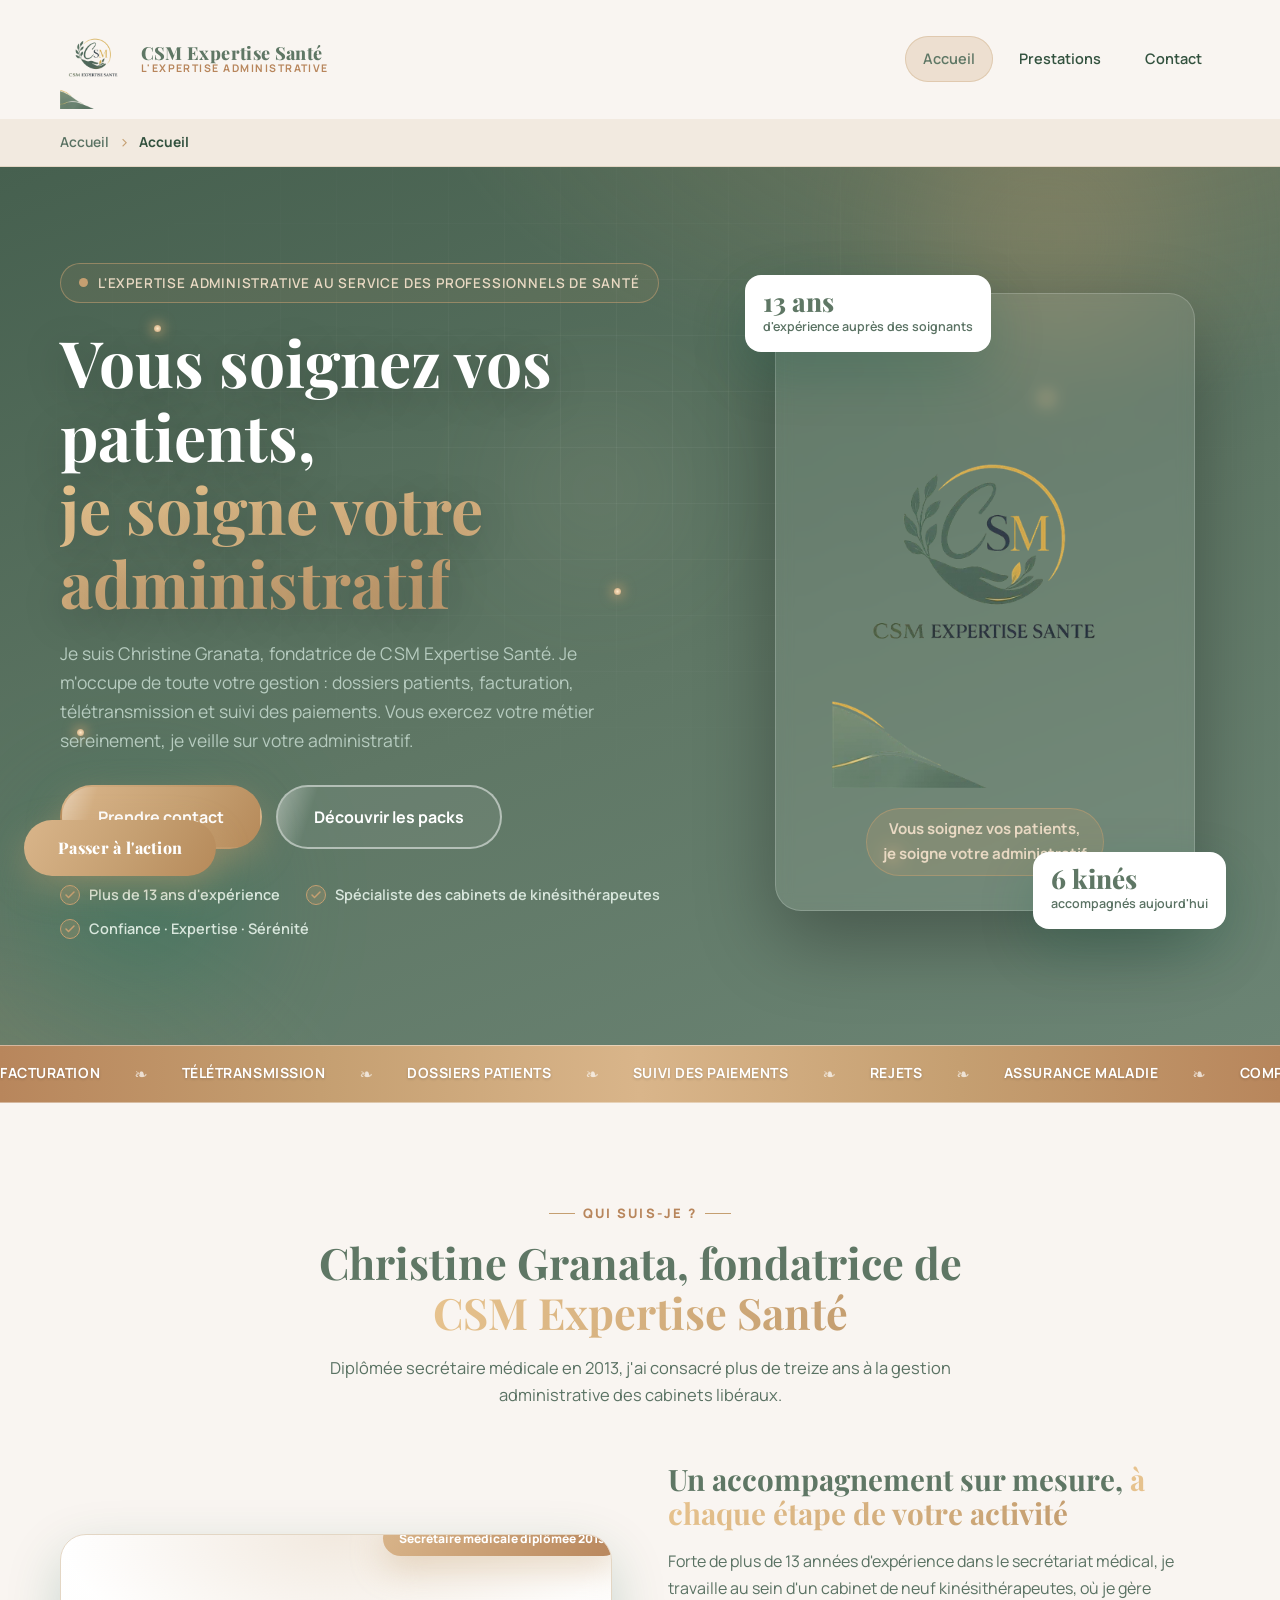
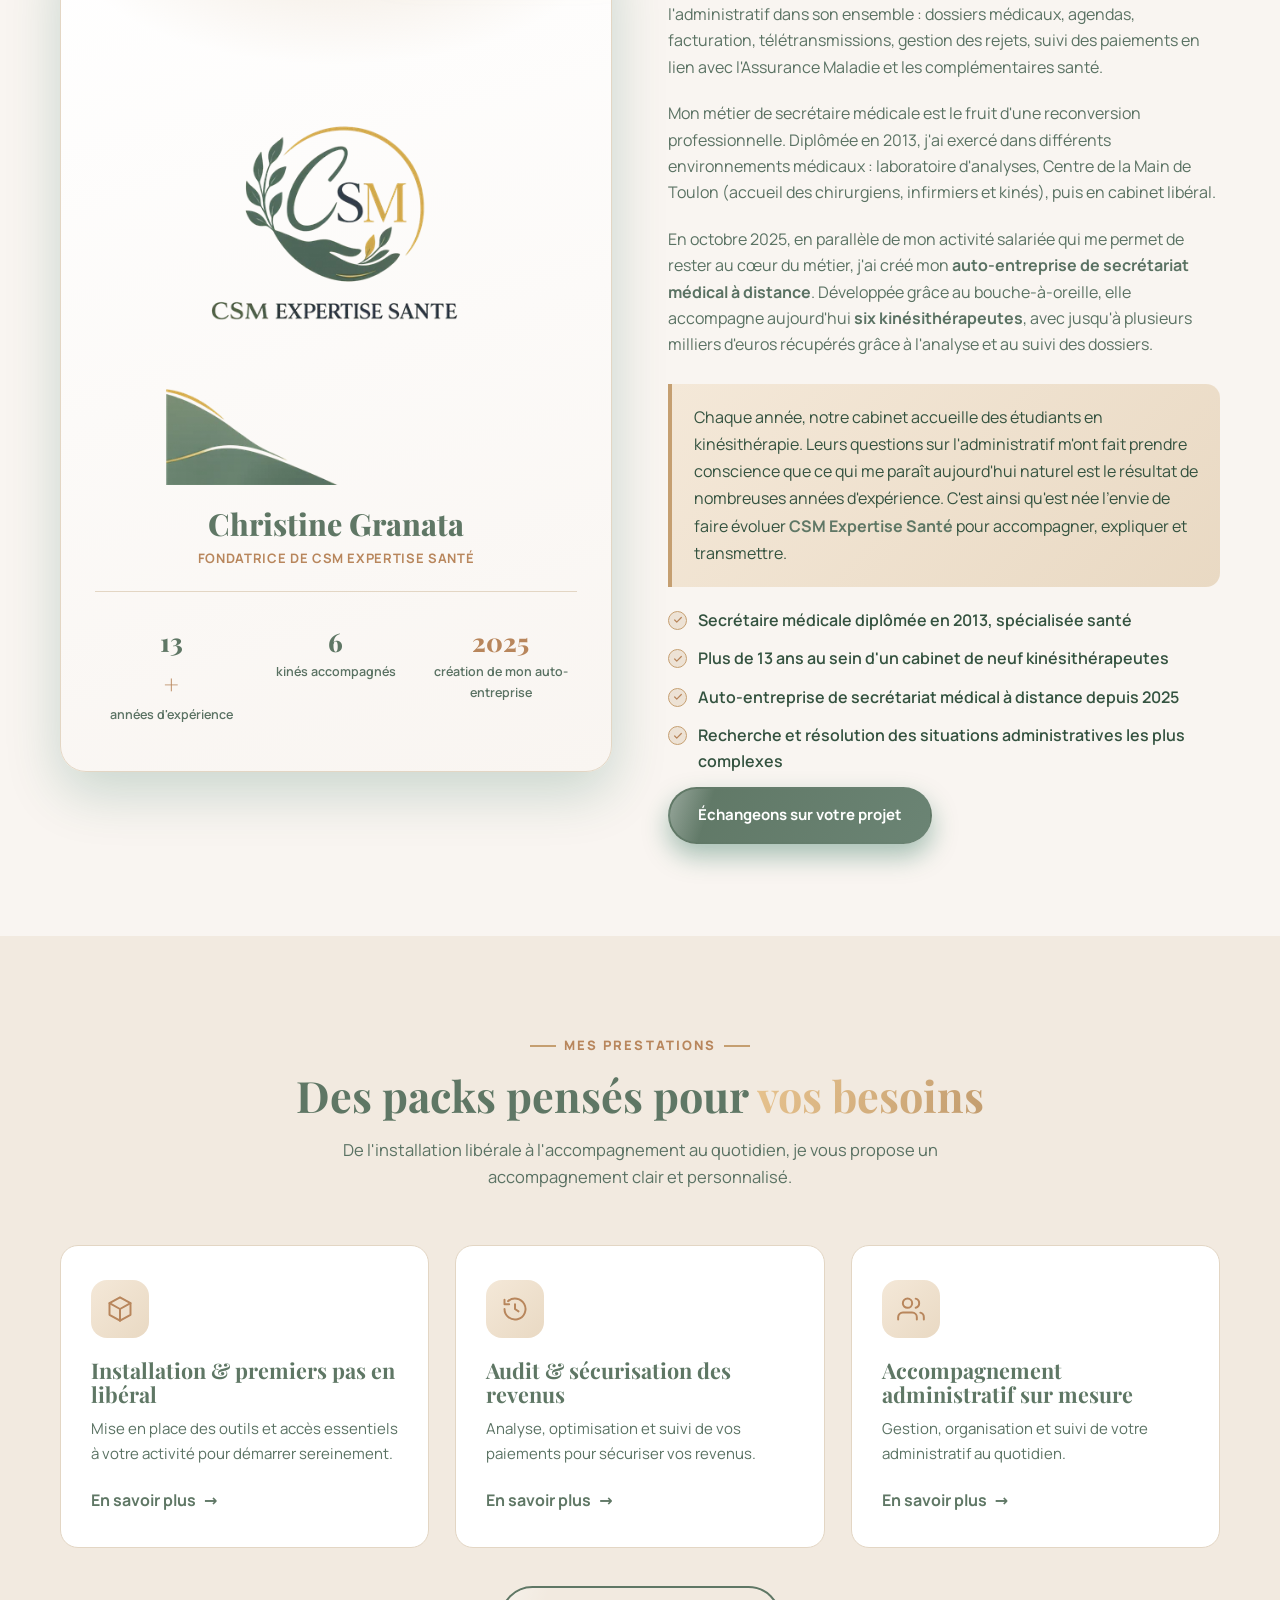
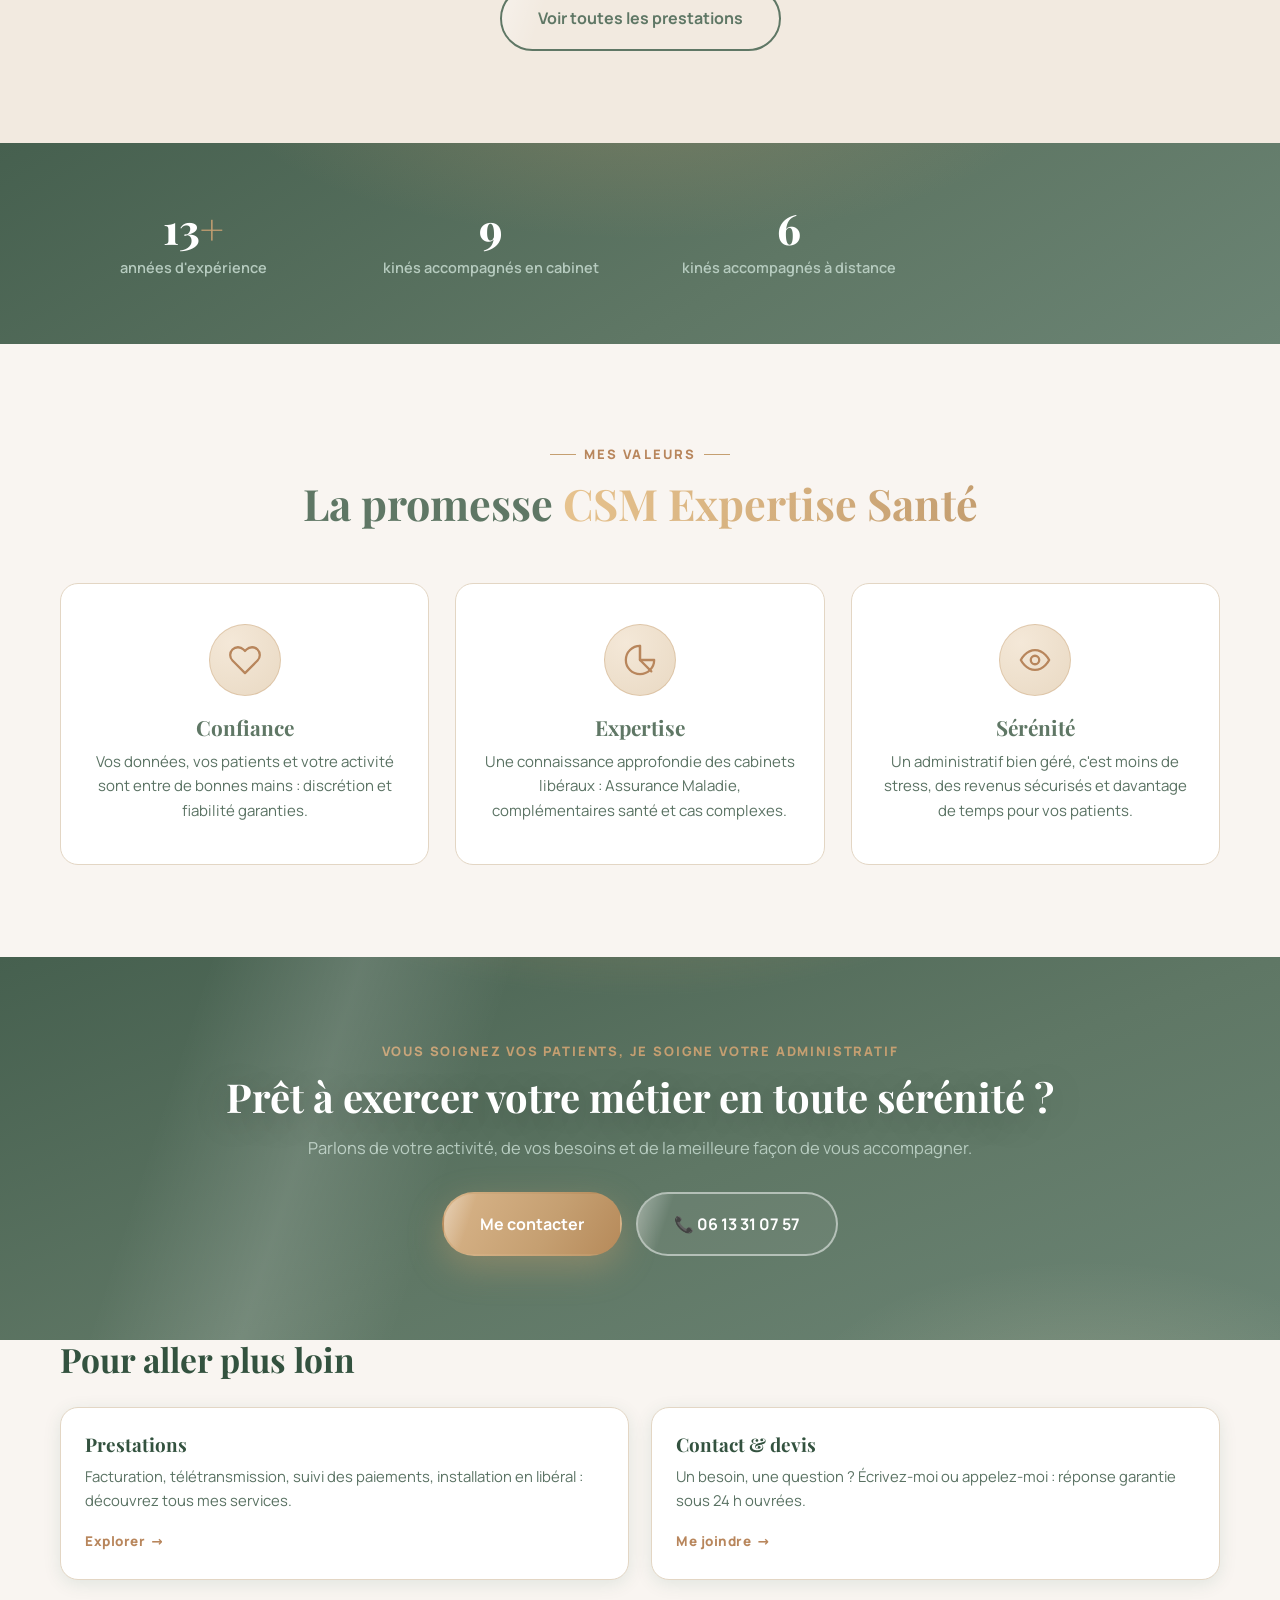
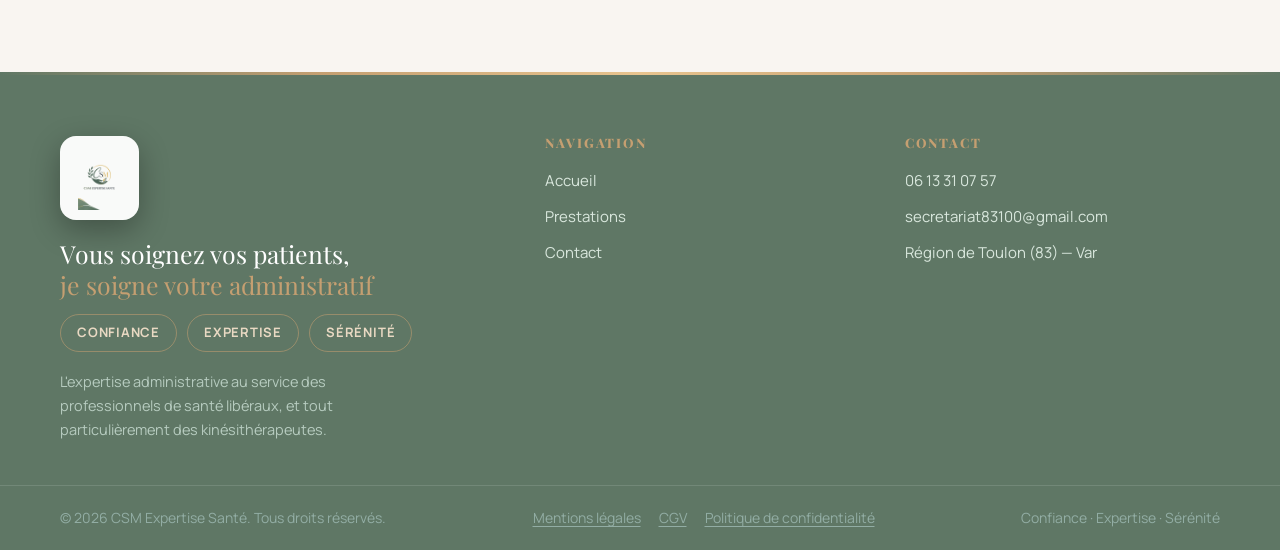
<file: index.html>
<!DOCTYPE html>
<html lang="fr">
<head>
  <meta charset="UTF-8">
  <meta name="viewport" content="width=device-width, initial-scale=1.0">
  <title>CSM Expertise Santé — Vous soignez vos patients, je soigne votre administratif</title>
  <meta name="description" content="CSM Expertise Santé : gestion administrative complète des cabinets de kinésithérapeutes et professionnels de santé libéraux. Facturation, télétransmission, suivi des paiements, installation & premiers pas en libéral. Confiance, expertise, sérénité.">
  <link rel="icon" type="image/png" href="img/favicon.png">
  <link rel="apple-touch-icon" href="img/apple-touch-icon.png">
  <link rel="canonical" href="https://csm-expertise-sante.vercel.app/">
  <meta name="robots" content="index, follow, max-image-preview:large">
  <meta property="og:type" content="website">
  <meta property="og:site_name" content="CSM Expertise Santé">
  <meta property="og:title" content="CSM Expertise Santé — Vous soignez vos patients, je soigne votre administratif">
  <meta property="og:description" content="Gestion administrative complète des cabinets de kinésithérapeutes et professionnels de santé libéraux. Facturation, télétransmission, suivi des paiements, installation libérale.">
  <meta property="og:url" content="https://csm-expertise-sante.vercel.app/">
  <meta property="og:image" content="https://csm-expertise-sante.vercel.app/img/og-image.jpg">
  <meta property="og:image:width" content="1200">
  <meta property="og:image:height" content="630">
  <meta property="og:locale" content="fr_FR">
  <meta name="twitter:card" content="summary_large_image">
  <meta name="twitter:title" content="CSM Expertise Santé — Vous soignez vos patients, je soigne votre administratif">
  <meta name="twitter:description" content="Gestion administrative complète des cabinets de kinésithérapeutes et professionnels de santé libéraux. Facturation, télétransmission, suivi des paiements, installation libérale.">
  <meta name="twitter:image" content="https://csm-expertise-sante.vercel.app/img/og-image.jpg">
  <meta name="geo.region" content="FR-83">
  <meta name="geo.placename" content="Toulon">
  <meta name="geo.position" content="43.1242;5.9280">
  <meta name="ICBM" content="43.1242, 5.9280">
    <link rel="stylesheet" href="css/styles.css?v=5.0">
  <script type="application/ld+json">
  {
    "@context": "https://schema.org",
    "@type": "ProfessionalService",
    "name": "CSM Expertise Santé",
    "description": "Gestion administrative complète des cabinets de kinésithérapeutes et professionnels de santé libéraux : facturation, télétransmission, suivi des paiements, installation et premiers pas en libéral.",
    "url": "https://csm-expertise-sante.vercel.app/",
    "telephone": "+33613310757",
    "email": "secretariat83100@gmail.com",
    "image": "https://csm-expertise-sante.vercel.app/img/og-image.jpg",
    "priceRange": "Sur devis",
    "foundingDate": "2025",
    "founder": {
      "@type": "Person",
      "name": "Christine Granata",
      "jobTitle": "Fondatrice, secrétaire médicale diplômée"
    },
    "areaServed": {
      "@type": "City",
      "name": "Toulon"
    },
    "address": {
      "@type": "PostalAddress",
      "addressLocality": "Toulon",
      "addressRegion": "Var",
      "postalCode": "83000",
      "addressCountry": "FR"
    },
    "makesOffer": [
      {
        "@type": "Offer",
        "itemOffered": {
          "@type": "Service",
          "name": "Installation et premiers pas en libéral",
          "description": "Mise en place des outils et accès essentiels à votre activité de kinésithérapeute libéral."
        }
      },
      {
        "@type": "Offer",
        "itemOffered": {
          "@type": "Service",
          "name": "Audit et sécurisation des revenus",
          "description": "Analyse, optimisation et suivi de vos paiements pour sécuriser vos revenus."
        }
      },
      {
        "@type": "Offer",
        "itemOffered": {
          "@type": "Service",
          "name": "Accompagnement administratif sur mesure",
          "description": "Gestion, organisation et suivi de votre administratif au quotidien."
        }
      }
    ]
  }
  </script>
  <script src="js/analytics.js" defer></script>
</head>
<body>

  <header class="header" id="header">
    <div class="container header__inner">
      <a href="index.html" class="logo">
        <img src="img/logo.webp" alt="CSM Expertise Santé" class="logo__img">
        <span class="logo__brand">
          <span class="logo__brand-name">CSM Expertise Santé</span>
          <span class="logo__brand-sub">L'expertise administrative</span>
        </span>
      </a>
      <nav class="nav" id="nav" aria-label="Navigation principale">
        <ul class="nav__list">
          <li><a href="index.html" class="nav__link is-active">Accueil</a></li>
          <li><a href="prestations.html" class="nav__link">Prestations</a></li>
          <li><a href="contact.html" class="nav__link">Contact</a></li>
        </ul>
      </nav>
      <button class="nav-toggle" id="navToggle" aria-label="Ouvrir le menu" aria-expanded="false">
        <span></span><span></span><span></span>
      </button>
    </div>
  </header>

  <nav class="breadcrumb" aria-label="Fil d'Ariane">
    <div class="container breadcrumb__inner">
      <a href="index.html">Accueil</a>
      <span class="breadcrumb__sep" aria-hidden="true">&rsaquo;</span>
      <span aria-current="page">Accueil</span>
    </div>
  </nav>

  <main>
    <section class="hero">
      <div class="hero__grid" aria-hidden="true"></div>
      <div class="hero__orbs" aria-hidden="true">
        <div class="hero__orb hero__orb--1"></div>
        <div class="hero__orb hero__orb--2"></div>
        <div class="hero__orb hero__orb--3"></div>
      </div>
      <div class="hero__sparkles" aria-hidden="true">
        <span class="hero__spark hero__spark--1"></span>
        <span class="hero__spark hero__spark--2"></span>
        <span class="hero__spark hero__spark--3"></span>
        <span class="hero__spark hero__spark--4"></span>
        <span class="hero__spark hero__spark--5"></span>
      </div>
      <div class="hero__flash" aria-hidden="true"></div>
      <div class="container hero__inner">
        <div class="hero__content">
          <p class="hero__kicker reveal"><span class="hero__kicker-dot"></span> L'expertise administrative au service des professionnels de santé</p>
          <h1 class="hero__title reveal reveal--d1">Vous soignez vos patients,<br><span class="grad">je soigne votre administratif</span></h1>
          <p class="hero__text reveal reveal--d2">
            Je suis Christine Granata, fondatrice de CSM Expertise Santé.
            Je m'occupe de toute votre gestion : dossiers patients, facturation,
            télétransmission et suivi des paiements. Vous exercez votre métier
            sereinement, je veille sur votre administratif.
          </p>
          <div class="hero__actions reveal reveal--d3">
            <a href="contact.html" class="btn btn--gold btn--lg">Prendre contact</a>
            <a href="prestations.html" class="btn btn--ghost btn--lg">Découvrir les packs</a>
          </div>
          <ul class="hero__points reveal reveal--d4">
            <li>Plus de 13 ans d'expérience</li>
            <li>Spécialiste des cabinets de kinésithérapeutes</li>
            <li>Confiance · Expertise · Sérénité</li>
          </ul>
        </div>
        <div class="hero__visual reveal reveal--d2" aria-hidden="false">
          <div class="hero__card">
            <img src="img/logo.webp" alt="Logo CSM Expertise Santé" class="hero__card-logo">
            <p class="hero__card-tag">Vous soignez vos patients,<br>je soigne votre administratif</p>
          </div>
          <div class="hero__badge hero__badge--1">
            <span class="hero__badge-num">13 ans</span>
            <span class="hero__badge-label">d'expérience auprès des soignants</span>
          </div>
          <div class="hero__badge hero__badge--2">
            <span class="hero__badge-num">6 kinés</span>
            <span class="hero__badge-label">accompagnés aujourd'hui</span>
          </div>
        </div>
      </div>
    </section>

    <div class="marquee" aria-hidden="true">
      <div class="marquee__track">
        <span>Facturation</span><i>&#10087;</i><span>Télétransmission</span><i>&#10087;</i><span>Dossiers patients</span><i>&#10087;</i><span>Suivi des paiements</span><i>&#10087;</i><span>Rejets</span><i>&#10087;</i><span>Assurance Maladie</span><i>&#10087;</i><span>Complémentaires santé</span><i>&#10087;</i><span>Installation &amp; premiers pas</span><i>&#10087;</i>
        <span>Facturation</span><i>&#10087;</i><span>Télétransmission</span><i>&#10087;</i><span>Dossiers patients</span><i>&#10087;</i><span>Suivi des paiements</span><i>&#10087;</i><span>Rejets</span><i>&#10087;</i><span>Assurance Maladie</span><i>&#10087;</i><span>Complémentaires santé</span><i>&#10087;</i><span>Installation &amp; premiers pas</span><i>&#10087;</i>
      </div>
    </div>

    <section class="section" id="presentation">
      <div class="container">
        <div class="section-head reveal">
          <p class="section-tag">Qui suis-je ?</p>
          <h2 class="section-title">Christine Granata, fondatrice de <span class="grad">CSM Expertise Santé</span></h2>
          <p class="section-sub">Diplômée secrétaire médicale en 2013, j'ai consacré plus de treize ans à la gestion administrative des cabinets libéraux.</p>
        </div>
        <div class="split">
          <div class="split__media reveal">
            <div class="profile-card">
              <span class="profile-card__badge">Secrétaire médicale diplômée 2013</span>
              <div class="profile-card__logo">
                <img src="img/logo.webp" alt="CSM Expertise Santé">
              </div>
              <h3 class="profile-card__name">Christine Granata</h3>
              <p class="profile-card__role">Fondatrice de CSM Expertise Santé</p>
              <div class="profile-card__stats">
                <div class="profile-card__stat">
                  <span>13<span class="gold">+</span></span>
                  <p>années d'expérience</p>
                </div>
                <div class="profile-card__stat">
                  <span>6</span>
                  <p>kinés accompagnés</p>
                </div>
                <div class="profile-card__stat">
                  <span class="gold">2025</span>
                  <p>création de mon auto-entreprise</p>
                </div>
              </div>
            </div>
          </div>
          <div class="split__body">
            <h3 class="reveal">Un accompagnement sur mesure, <span class="grad">à chaque étape de votre activité</span></h3>
            <p class="split__text reveal reveal--d1">
              Forte de plus de 13 années d'expérience dans le secrétariat médical, je travaille au sein
              d'un cabinet de neuf kinésithérapeutes, où je gère l'administratif dans son ensemble :
              dossiers médicaux, agendas, facturation, télétransmissions, gestion des rejets, suivi des
              paiements en lien avec l'Assurance Maladie et les complémentaires santé.
            </p>
            <p class="split__text reveal reveal--d1">
              Mon métier de secrétaire médicale est le fruit d'une reconversion professionnelle.
              Diplômée en 2013, j'ai exercé dans différents environnements médicaux : laboratoire
              d'analyses, Centre de la Main de Toulon (accueil des chirurgiens, infirmiers et kinés),
              puis en cabinet libéral.
            </p>
            <p class="split__text reveal reveal--d1">
              En octobre 2025, en parallèle de mon activité salariée qui me permet de rester au cœur
              du métier, j'ai créé mon <strong>auto-entreprise de secrétariat médical à distance</strong>.
              Développée grâce au bouche-à-oreille, elle accompagne aujourd'hui
              <strong>six kinésithérapeutes</strong>, avec jusqu'à plusieurs milliers d'euros récupérés
              grâce à l'analyse et au suivi des dossiers.
            </p>
            <p class="split__quote reveal reveal--d1">
              Chaque année, notre cabinet accueille des étudiants en kinésithérapie. Leurs questions
              sur l'administratif m'ont fait prendre conscience que ce qui me paraît aujourd'hui
              naturel est le résultat de nombreuses années d'expérience. C'est ainsi qu'est née
              l'envie de faire évoluer <strong>CSM Expertise Santé</strong> pour accompagner,
              expliquer et transmettre.
            </p>
            <ul class="split__list reveal reveal--d2">
              <li>Secrétaire médicale diplômée en 2013, spécialisée santé</li>
              <li>Plus de 13 ans au sein d'un cabinet de neuf kinésithérapeutes</li>
              <li>Auto-entreprise de secrétariat médical à distance depuis 2025</li>
              <li>Recherche et résolution des situations administratives les plus complexes</li>
            </ul>
            <a href="contact.html" class="btn btn--green reveal reveal--d3">Échangeons sur votre projet</a>
          </div>
        </div>
      </div>
    </section>

    <section class="section section--cream-2" id="prestations">
      <div class="container">
        <div class="section-head reveal">
          <p class="section-tag">Mes prestations</p>
          <h2 class="section-title">Des packs pensés pour <span class="grad">vos besoins</span></h2>
          <p class="section-sub">De l'installation libérale à l'accompagnement au quotidien, je vous propose un accompagnement clair et personnalisé.</p>
        </div>
        <div class="cards">
          <article class="card reveal">
            <div class="card__icon">
              <svg viewBox="0 0 24 24" width="28" height="28" fill="none" stroke="currentColor" stroke-width="1.7" stroke-linecap="round" stroke-linejoin="round">
                <path d="M12 2 3 7v10l9 5 9-5V7l-9-5Z"/><path d="M3 7l9 5 9-5"/><path d="M12 12v10"/>
              </svg>
            </div>
            <h3 class="card__title">Installation &amp; premiers pas en libéral</h3>
            <p class="card__text">Mise en place des outils et accès essentiels à votre activité pour démarrer sereinement.</p>
            <a href="prestations.html#pack-360" class="card__link">En savoir plus <span>&rarr;</span></a>
          </article>
          <article class="card reveal reveal--d1">
            <div class="card__icon">
              <svg viewBox="0 0 24 24" width="28" height="28" fill="none" stroke="currentColor" stroke-width="1.7" stroke-linecap="round" stroke-linejoin="round">
                <path d="M3 12a9 9 0 1 0 3-6.7"/><path d="M3 4v4h4"/><path d="M12 8v4l3 2"/>
              </svg>
            </div>
            <h3 class="card__title">Audit &amp; sécurisation des revenus</h3>
            <p class="card__text">Analyse, optimisation et suivi de vos paiements pour sécuriser vos revenus.</p>
            <a href="prestations.html#pack-audit" class="card__link">En savoir plus <span>&rarr;</span></a>
          </article>
          <article class="card reveal reveal--d2">
            <div class="card__icon">
              <svg viewBox="0 0 24 24" width="28" height="28" fill="none" stroke="currentColor" stroke-width="1.7" stroke-linecap="round" stroke-linejoin="round">
                <path d="M17 21v-2a4 4 0 0 0-4-4H5a4 4 0 0 0-4 4v2"/><circle cx="9" cy="7" r="4"/><path d="M23 21v-2a4 4 0 0 0-3-3.87"/><path d="M16 3.13a4 4 0 0 1 0 7.75"/>
              </svg>
            </div>
            <h3 class="card__title">Accompagnement administratif sur mesure</h3>
            <p class="card__text">Gestion, organisation et suivi de votre administratif au quotidien.</p>
            <a href="prestations.html#pack-accompagnement" class="card__link">En savoir plus <span>&rarr;</span></a>
          </article>
        </div>
        <div class="reveal u-center-mt38">
          <a href="prestations.html" class="btn btn--ghost-dark btn--lg">Voir toutes les prestations</a>
        </div>
      </div>
    </section>

    <section class="stats" aria-label="Chiffres clés">
      <div class="container stats__inner">
        <div class="stat reveal">
          <span class="stat__num">13<span class="gold">+</span></span>
          <p class="stat__label">années d'expérience</p>
        </div>
        <div class="stat reveal reveal--d1">
          <span class="stat__num">9</span>
          <p class="stat__label">kinés accompagnés en cabinet</p>
        </div>
        <div class="stat reveal reveal--d2">
          <span class="stat__num">6</span>
          <p class="stat__label">kinés accompagnés à distance</p>
        </div>
      </div>
    </section>

    <section class="section" id="valeurs">
      <div class="container">
        <div class="section-head reveal">
          <p class="section-tag">Mes valeurs</p>
          <h2 class="section-title">La promesse <span class="grad">CSM Expertise Santé</span></h2>
        </div>
        <div class="values">
          <div class="value reveal">
            <div class="value__icon">
              <svg viewBox="0 0 24 24" width="34" height="34" fill="none" stroke="currentColor" stroke-width="1.6" stroke-linecap="round" stroke-linejoin="round">
                <path d="M20.84 4.61a5.5 5.5 0 0 0-7.78 0L12 5.67l-1.06-1.06a5.5 5.5 0 0 0-7.78 7.78l1.06 1.06L12 21.23l7.78-7.78 1.06-1.06a5.5 5.5 0 0 0 0-7.78Z"/>
              </svg>
            </div>
            <h3 class="value__title">Confiance</h3>
            <p class="value__text">Vos données, vos patients et votre activité sont entre de bonnes mains : discrétion et fiabilité garanties.</p>
          </div>
          <div class="value reveal reveal--d1">
            <div class="value__icon">
              <svg viewBox="0 0 24 24" width="34" height="34" fill="none" stroke="currentColor" stroke-width="1.6" stroke-linecap="round" stroke-linejoin="round">
                <path d="M12 2a10 10 0 1 0 10 10H12V2Z"/><path d="M12 12 20 20"/><path d="M12 2v10"/>
              </svg>
            </div>
            <h3 class="value__title">Expertise</h3>
            <p class="value__text">Une connaissance approfondie des cabinets libéraux : Assurance Maladie, complémentaires santé et cas complexes.</p>
          </div>
          <div class="value reveal reveal--d2">
            <div class="value__icon">
              <svg viewBox="0 0 24 24" width="34" height="34" fill="none" stroke="currentColor" stroke-width="1.6" stroke-linecap="round" stroke-linejoin="round">
                <path d="M2 12s3.5-7 10-7 10 7 10 7-3.5 7-10 7-10-7-10-7Z"/><circle cx="12" cy="12" r="3"/>
              </svg>
            </div>
            <h3 class="value__title">Sérénité</h3>
            <p class="value__text">Un administratif bien géré, c'est moins de stress, des revenus sécurisés et davantage de temps pour vos patients.</p>
          </div>
        </div>
      </div>
    </section>

    <section class="cta">
      <div class="cta__glow" aria-hidden="true"></div>
      <div class="container cta__inner">
        <p class="cta__kicker reveal">Vous soignez vos patients, je soigne votre administratif</p>
        <h2 class="cta__title reveal reveal--d1">Prêt à exercer votre métier en toute sérénité ?</h2>
        <p class="cta__text reveal reveal--d2">Parlons de votre activité, de vos besoins et de la meilleure façon de vous accompagner.</p>
        <div class="cta__actions reveal reveal--d3">
          <a href="contact.html" class="btn btn--gold btn--lg">Me contacter</a>
          <a href="tel:+33613310757" class="btn btn--ghost btn--lg">&#128222; 06 13 31 07 57</a>
        </div>
      </div>
    </section>
  </main>

  

  <section class="section voir-aussi">
    <div class="container">
      <h2 class="voir-aussi__title">Pour aller plus loin</h2>
      <div class="va-grid">
      <a class="va-card" href="prestations.html">
        <h3>Prestations</h3>
        <p>Facturation, t&#233;l&#233;transmission, suivi des paiements, installation en lib&#233;ral : d&#233;couvrez tous mes services.</p>
        <span class="va-card__more">Explorer</span>
      </a>
      <a class="va-card" href="contact.html">
        <h3>Contact &amp; devis</h3>
        <p>Un besoin, une question ? &#201;crivez-moi ou appelez-moi : r&#233;ponse garantie sous 24&#160;h ouvr&#233;es.</p>
        <span class="va-card__more">Me joindre</span>
      </a>      </div>
    </div>
  </section>

  <footer class="footer">
    <div class="container footer__inner">
      <div class="footer__brand">
        <span class="footer__logo-wrap">
          <img src="img/logo.webp" alt="CSM Expertise Santé" class="footer__logo">
        </span>
        <p class="footer__slogan">Vous soignez vos patients,<br><em>je soigne votre administratif</em></p>
        <div class="footer__values">
          <span>Confiance</span>
          <span>Expertise</span>
          <span>Sérénité</span>
        </div>
        <p class="footer__text">L'expertise administrative au service des professionnels de santé libéraux, et tout particulièrement des kinésithérapeutes.</p>
      </div>
      <div class="footer__col">
        <h4 class="footer__title">Navigation</h4>
        <ul class="footer__links">
          <li><a href="index.html">Accueil</a></li>
          <li><a href="prestations.html">Prestations</a></li>
          <li><a href="contact.html">Contact</a></li>
        </ul>
      </div>
      <div class="footer__col">
        <h4 class="footer__title">Contact</h4>
        <ul class="footer__links">
          <li><a href="tel:+33613310757">06 13 31 07 57</a></li>
          <li><a href="mailto:secretariat83100@gmail.com">secretariat83100@gmail.com</a></li>
          <li>Région de Toulon (83) — Var</li>
        </ul>
      </div>
    </div>
    <div class="footer__bottom">
      <div class="container footer__bottom-inner">
        <p>&copy; <span id="year"></span> CSM Expertise Santé. Tous droits réservés.</p>
        <ul class="footer__legal">
          <li><a href="mentions-legales.html">Mentions légales</a></li>
          <li><a href="cgv.html">CGV</a></li>
          <li><a href="politique-de-confidentialite.html">Politique de confidentialité</a></li>
        </ul>
        <p>Confiance · Expertise · Sérénité</p>
      </div>
    </div>
  </footer>

  <button class="back-top" id="backTop" aria-label="Revenir en haut de page" hidden>&#8593;</button>

  <a href="prestations.html" class="cta-float">Passer à l'action</a>

  <script src="js/main.js" defer></script>

  <div class="mobile-cta" id="mobileCta" role="navigation" aria-label="Actions rapides">
    <a class="mobile-cta__btn" href="tel:+33613310757"><span aria-hidden="true">&#9906;</span> Appeler</a>
    <a class="mobile-cta__btn" href="mailto:secretariat83100@gmail.com"><span aria-hidden="true">&#9993;</span> E-mail</a>
  </div></body>
</html>
</file>
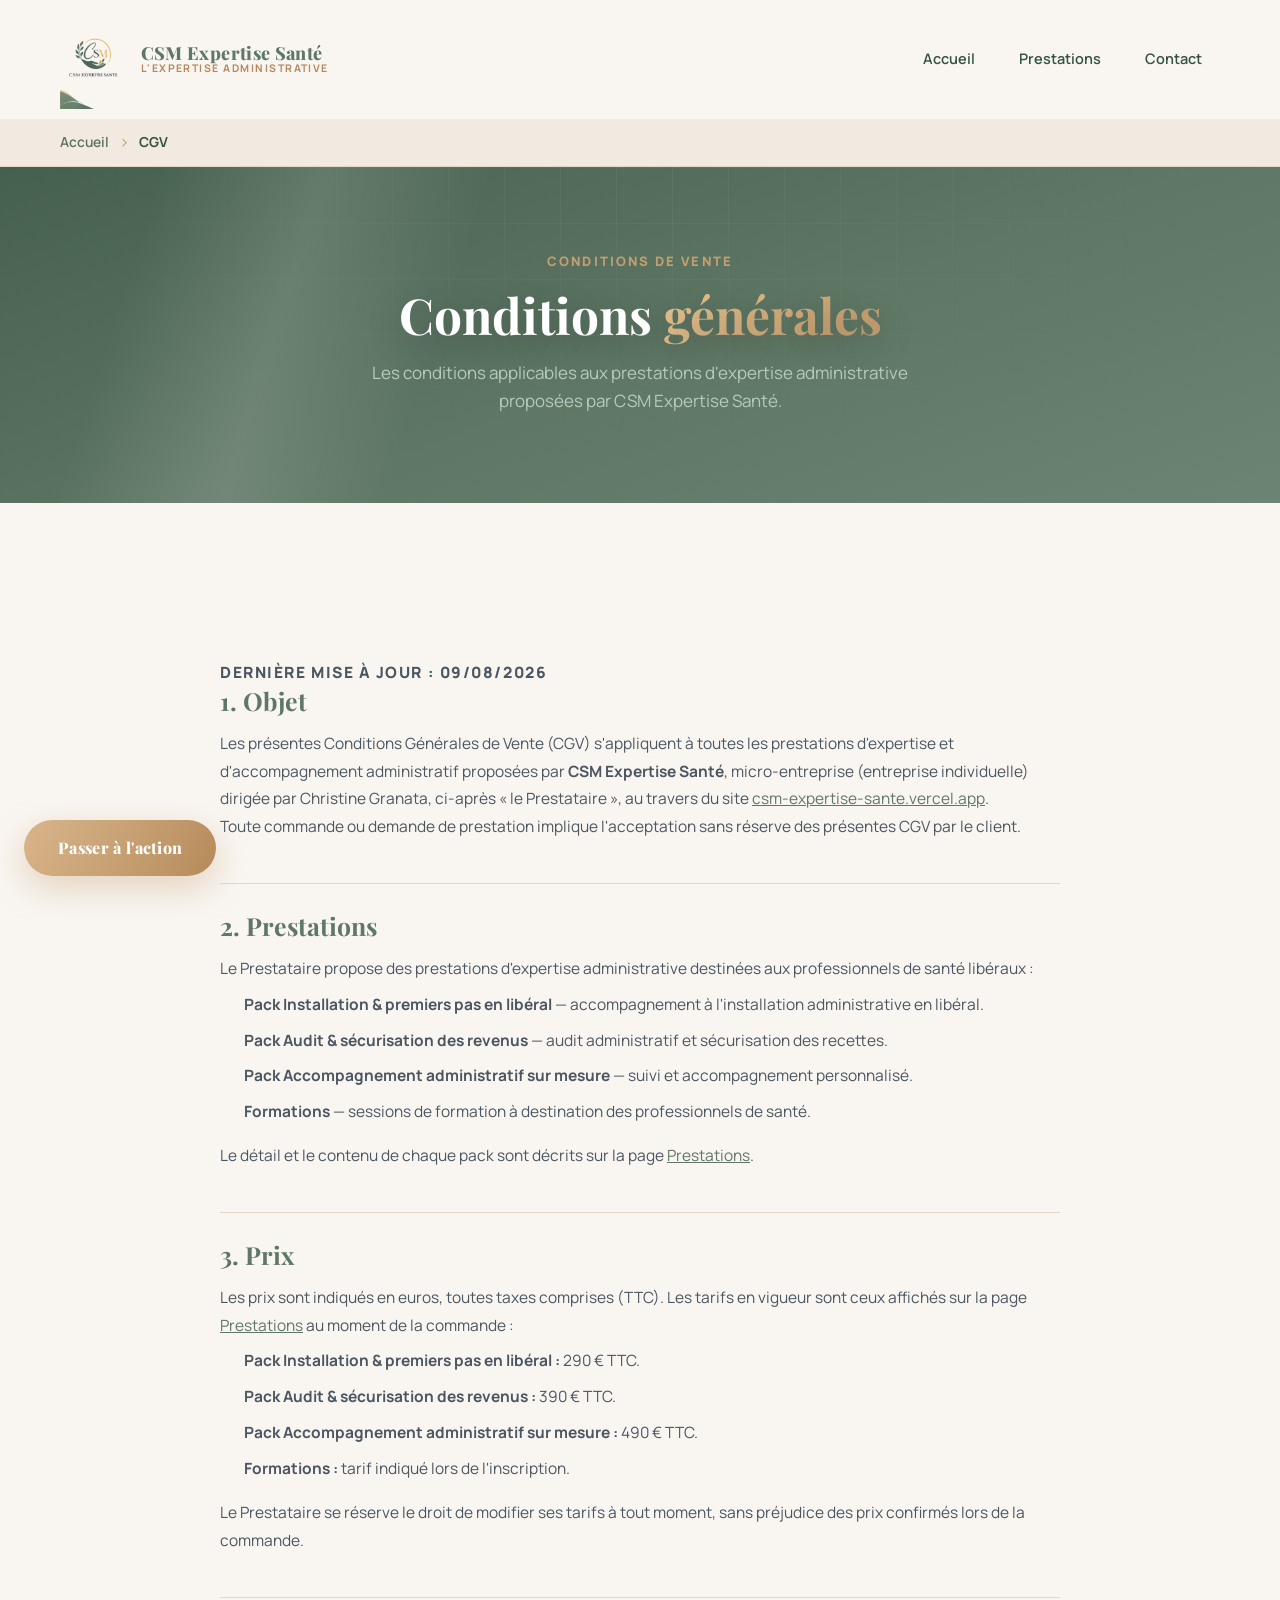
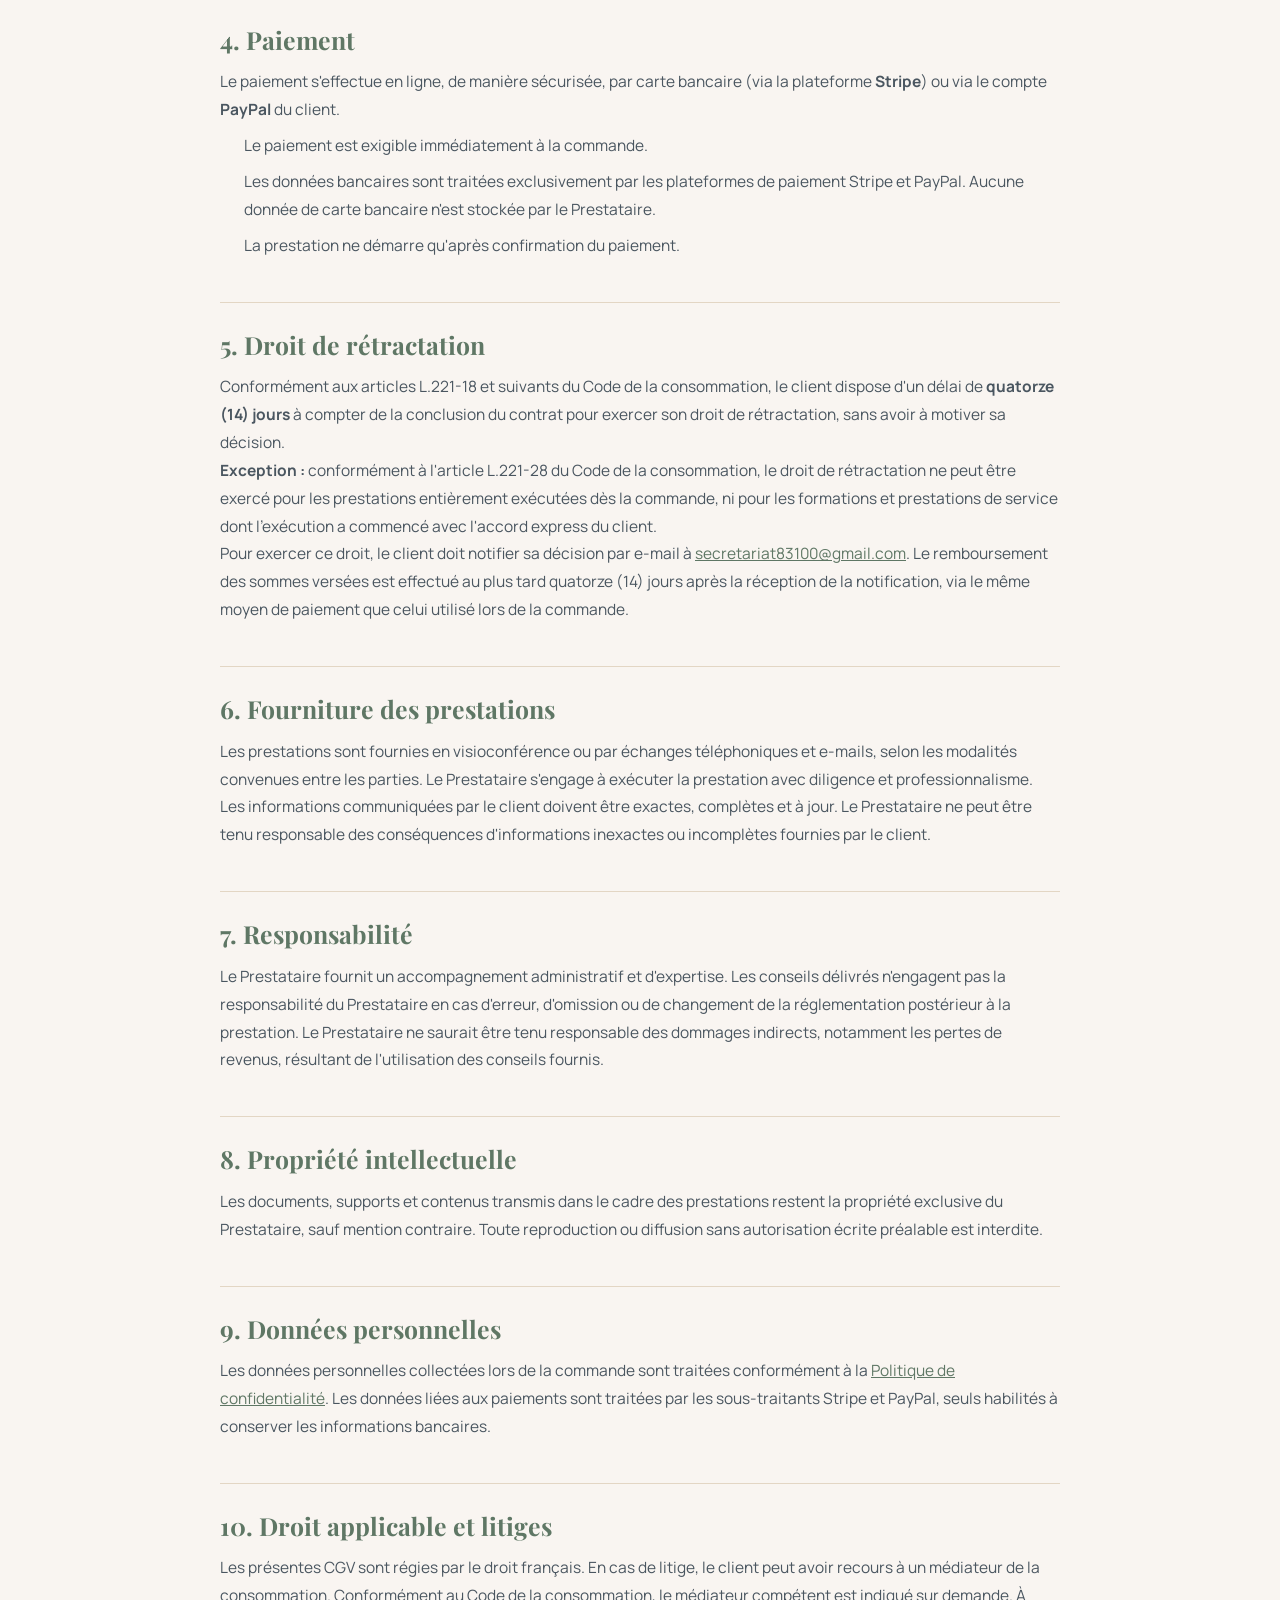
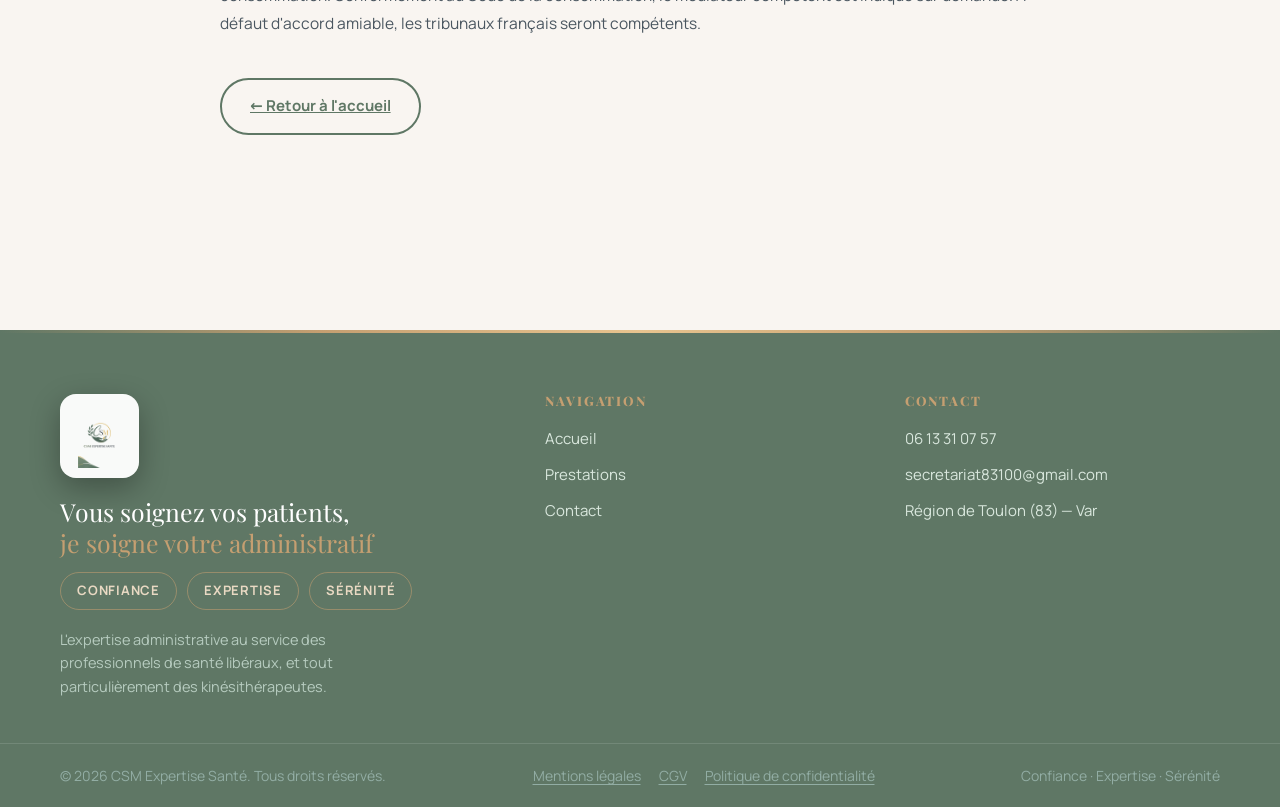
<file: cgv.html>
<!DOCTYPE html>
<html lang="fr">
<head>
  <meta charset="UTF-8">
  <meta name="viewport" content="width=device-width, initial-scale=1.0">
  <title>Conditions Générales de Vente — CSM Expertise Santé</title>
  <meta name="description" content="Conditions générales de vente de CSM Expertise Santé : prix des prestations, paiement sécurisé PayPal et Stripe, droit de rétractation de 14 jours.">
  <link rel="icon" type="image/png" href="img/favicon.png">
  <link rel="apple-touch-icon" href="img/apple-touch-icon.png">
  <link rel="canonical" href="https://csm-expertise-sante.vercel.app/cgv.html">
  <meta name="robots" content="index, follow, max-image-preview:large">
  <meta property="og:type" content="website">
  <meta property="og:site_name" content="CSM Expertise Santé">
  <meta property="og:title" content="Conditions Générales de Vente — CSM Expertise Santé">
  <meta property="og:description" content="Prix des prestations, paiement sécurisé PayPal et Stripe, droit de rétractation de 14 jours.">
  <meta property="og:url" content="https://csm-expertise-sante.vercel.app/cgv.html">
  <meta property="og:image" content="https://csm-expertise-sante.vercel.app/img/og-image.jpg">
  <meta property="og:image:width" content="1200">
  <meta property="og:image:height" content="630">
  <meta property="og:locale" content="fr_FR">
  <meta name="twitter:card" content="summary_large_image">
  <meta name="twitter:title" content="Conditions Générales de Vente — CSM Expertise Santé">
  <meta name="twitter:description" content="Prix des prestations, paiement sécurisé PayPal et Stripe, droit de rétractation de 14 jours.">
  <meta name="twitter:image" content="https://csm-expertise-sante.vercel.app/img/og-image.jpg">
  <meta name="geo.region" content="FR-83">
  <meta name="geo.placename" content="Toulon">
  <meta name="geo.position" content="43.1242;5.9280">
  <meta name="ICBM" content="43.1242, 5.9280">
    <link rel="stylesheet" href="css/styles.css?v=5.0">
  <script src="js/analytics.js" defer></script>
</head>
<body>

  <header class="header" id="header">
    <div class="container header__inner">
      <a href="index.html" class="logo">
        <img src="img/logo.webp" alt="CSM Expertise Santé" class="logo__img">
        <span class="logo__brand">
          <span class="logo__brand-name">CSM Expertise Santé</span>
          <span class="logo__brand-sub">L'expertise administrative</span>
        </span>
      </a>
      <nav class="nav" id="nav" aria-label="Navigation principale">
        <ul class="nav__list">
          <li><a href="index.html" class="nav__link">Accueil</a></li>
          <li><a href="prestations.html" class="nav__link">Prestations</a></li>
          <li><a href="contact.html" class="nav__link">Contact</a></li>
        </ul>
      </nav>
      <button class="nav-toggle" id="navToggle" aria-label="Ouvrir le menu" aria-expanded="false">
        <span></span><span></span><span></span>
      </button>
    </div>
  </header>

  <nav class="breadcrumb" aria-label="Fil d'Ariane">
    <div class="container breadcrumb__inner">
      <a href="index.html">Accueil</a>
      <span class="breadcrumb__sep" aria-hidden="true">&rsaquo;</span>
      <span aria-current="page">CGV</span>
    </div>
  </nav>

  <main>
    <section class="page-hero">
      <div class="page-hero__grid" aria-hidden="true"></div>
      <div class="container page-hero__inner">
        <p class="page-hero__kicker reveal">Conditions de vente</p>
        <h1 class="page-hero__title reveal reveal--d1">Conditions <span class="grad">générales</span></h1>
        <p class="page-hero__sub reveal reveal--d2">Les conditions applicables aux prestations d'expertise administrative proposées par CSM Expertise Santé.</p>
      </div>
    </section>

    <section class="section">
      <div class="container">
        <div class="legal reveal">
          <p class="legal__date">Dernière mise à jour : 09/08/2026</p>

          <h2>1. Objet</h2>
          <p>
            Les présentes Conditions Générales de Vente (CGV) s'appliquent à toutes les prestations d'expertise et
            d'accompagnement administratif proposées par <strong>CSM Expertise Santé</strong>, micro-entreprise
            (entreprise individuelle) dirigée par Christine Granata, ci-après « le Prestataire », au travers du site
            <a href="index.html">csm-expertise-sante.vercel.app</a>.
          </p>
          <p>
            Toute commande ou demande de prestation implique l'acceptation sans réserve des présentes CGV par le client.
          </p>

          <h2>2. Prestations</h2>
          <p>
            Le Prestataire propose des prestations d'expertise administrative destinées aux professionnels de santé libéraux :
          </p>
          <ul>
            <li><strong>Pack Installation &amp; premiers pas en libéral</strong> — accompagnement à l'installation administrative en libéral.</li>
            <li><strong>Pack Audit &amp; sécurisation des revenus</strong> — audit administratif et sécurisation des recettes.</li>
            <li><strong>Pack Accompagnement administratif sur mesure</strong> — suivi et accompagnement personnalisé.</li>
            <li><strong>Formations</strong> — sessions de formation à destination des professionnels de santé.</li>
          </ul>
          <p>
            Le détail et le contenu de chaque pack sont décrits sur la page
            <a href="prestations.html">Prestations</a>.
          </p>

          <h2>3. Prix</h2>
          <p>
            Les prix sont indiqués en euros, toutes taxes comprises (TTC). Les tarifs en vigueur sont ceux affichés
            sur la page <a href="prestations.html">Prestations</a> au moment de la commande :
          </p>
          <ul>
            <li><strong>Pack Installation &amp; premiers pas en libéral :</strong> 290 € TTC.</li>
            <li><strong>Pack Audit &amp; sécurisation des revenus :</strong> 390 € TTC.</li>
            <li><strong>Pack Accompagnement administratif sur mesure :</strong> 490 € TTC.</li>
            <li><strong>Formations :</strong> tarif indiqué lors de l'inscription.</li>
          </ul>
          <p>
            Le Prestataire se réserve le droit de modifier ses tarifs à tout moment, sans préjudice des prix
            confirmés lors de la commande.
          </p>

          <h2>4. Paiement</h2>
          <p>
            Le paiement s'effectue en ligne, de manière sécurisée, par carte bancaire (via la plateforme
            <strong>Stripe</strong>) ou via le compte <strong>PayPal</strong> du client.
          </p>
          <ul>
            <li>Le paiement est exigible immédiatement à la commande.</li>
            <li>Les données bancaires sont traitées exclusivement par les plateformes de paiement Stripe et PayPal. Aucune donnée de carte bancaire n'est stockée par le Prestataire.</li>
            <li>La prestation ne démarre qu'après confirmation du paiement.</li>
          </ul>

          <h2>5. Droit de rétractation</h2>
          <p>
            Conformément aux articles L.221-18 et suivants du Code de la consommation, le client dispose d'un délai
            de <strong>quatorze (14) jours</strong> à compter de la conclusion du contrat pour exercer son droit de
            rétractation, sans avoir à motiver sa décision.
          </p>
          <p>
            <strong>Exception :</strong> conformément à l'article L.221-28 du Code de la consommation, le droit de
            rétractation ne peut être exercé pour les prestations entièrement exécutées dès la commande, ni pour les
            formations et prestations de service dont l'exécution a commencé avec l'accord express du client.
          </p>
          <p>
            Pour exercer ce droit, le client doit notifier sa décision par e-mail à
            <a href="mailto:secretariat83100@gmail.com">secretariat83100@gmail.com</a>. Le remboursement des sommes
            versées est effectué au plus tard quatorze (14) jours après la réception de la notification, via le même
            moyen de paiement que celui utilisé lors de la commande.
          </p>

          <h2>6. Fourniture des prestations</h2>
          <p>
            Les prestations sont fournies en visioconférence ou par échanges téléphoniques et e-mails, selon les
            modalités convenues entre les parties. Le Prestataire s'engage à exécuter la prestation avec diligence
            et professionnalisme.
          </p>
          <p>
            Les informations communiquées par le client doivent être exactes, complètes et à jour. Le Prestataire ne
            peut être tenu responsable des conséquences d'informations inexactes ou incomplètes fournies par le client.
          </p>

          <h2>7. Responsabilité</h2>
          <p>
            Le Prestataire fournit un accompagnement administratif et d'expertise. Les conseils délivrés n'engagent
            pas la responsabilité du Prestataire en cas d'erreur, d'omission ou de changement de la réglementation
            postérieur à la prestation. Le Prestataire ne saurait être tenu responsable des dommages indirects,
            notamment les pertes de revenus, résultant de l'utilisation des conseils fournis.
          </p>

          <h2>8. Propriété intellectuelle</h2>
          <p>
            Les documents, supports et contenus transmis dans le cadre des prestations restent la propriété exclusive
            du Prestataire, sauf mention contraire. Toute reproduction ou diffusion sans autorisation écrite préalable
            est interdite.
          </p>

          <h2>9. Données personnelles</h2>
          <p>
            Les données personnelles collectées lors de la commande sont traitées conformément à la
            <a href="politique-de-confidentialite.html">Politique de confidentialité</a>. Les données liées aux
            paiements sont traitées par les sous-traitants Stripe et PayPal, seuls habilités à conserver les
            informations bancaires.
          </p>

          <h2>10. Droit applicable et litiges</h2>
          <p>
            Les présentes CGV sont régies par le droit français. En cas de litige, le client peut avoir recours à un
            médiateur de la consommation. Conformément au Code de la consommation, le médiateur compétent est
            indiqué sur demande. À défaut d'accord amiable, les tribunaux français seront compétents.
          </p>

          <a href="index.html" class="btn btn--ghost-dark legal__back">&larr; Retour à l'accueil</a>
        </div>
      </div>
    </section>
  </main>

  <footer class="footer">
    <div class="container footer__inner">
      <div class="footer__brand">
        <span class="footer__logo-wrap">
          <img src="img/logo.webp" alt="CSM Expertise Santé" class="footer__logo">
        </span>
        <p class="footer__slogan">Vous soignez vos patients,<br><em>je soigne votre administratif</em></p>
        <div class="footer__values">
          <span>Confiance</span>
          <span>Expertise</span>
          <span>Sérénité</span>
        </div>
        <p class="footer__text">L'expertise administrative au service des professionnels de santé libéraux, et tout particulièrement des kinésithérapeutes.</p>
      </div>
      <div class="footer__col">
        <h4 class="footer__title">Navigation</h4>
        <ul class="footer__links">
          <li><a href="index.html">Accueil</a></li>
          <li><a href="prestations.html">Prestations</a></li>
          <li><a href="contact.html">Contact</a></li>
        </ul>
      </div>
      <div class="footer__col">
        <h4 class="footer__title">Contact</h4>
        <ul class="footer__links">
          <li><a href="tel:+33613310757">06 13 31 07 57</a></li>
          <li><a href="mailto:secretariat83100@gmail.com">secretariat83100@gmail.com</a></li>
          <li>Région de Toulon (83) — Var</li>
        </ul>
      </div>
    </div>
    <div class="footer__bottom">
      <div class="container footer__bottom-inner">
        <p>&copy; <span id="year"></span> CSM Expertise Santé. Tous droits réservés.</p>
        <ul class="footer__legal">
          <li><a href="mentions-legales.html">Mentions légales</a></li>
          <li><a href="cgv.html">CGV</a></li>
          <li><a href="politique-de-confidentialite.html">Politique de confidentialité</a></li>
        </ul>
        <p>Confiance · Expertise · Sérénité</p>
      </div>
    </div>
  </footer>

  <button class="back-top" id="backTop" aria-label="Revenir en haut de page" hidden>&#8593;</button>

  <a href="prestations.html" class="cta-float">Passer à l'action</a>

  <script src="js/main.js" defer></script>

  <div class="mobile-cta" id="mobileCta" role="navigation" aria-label="Actions rapides">
    <a class="mobile-cta__btn" href="tel:+33613310757"><span aria-hidden="true">&#9906;</span> Appeler</a>
    <a class="mobile-cta__btn" href="mailto:secretariat83100@gmail.com"><span aria-hidden="true">&#9993;</span> E-mail</a>
  </div></body>
</html>
</file>
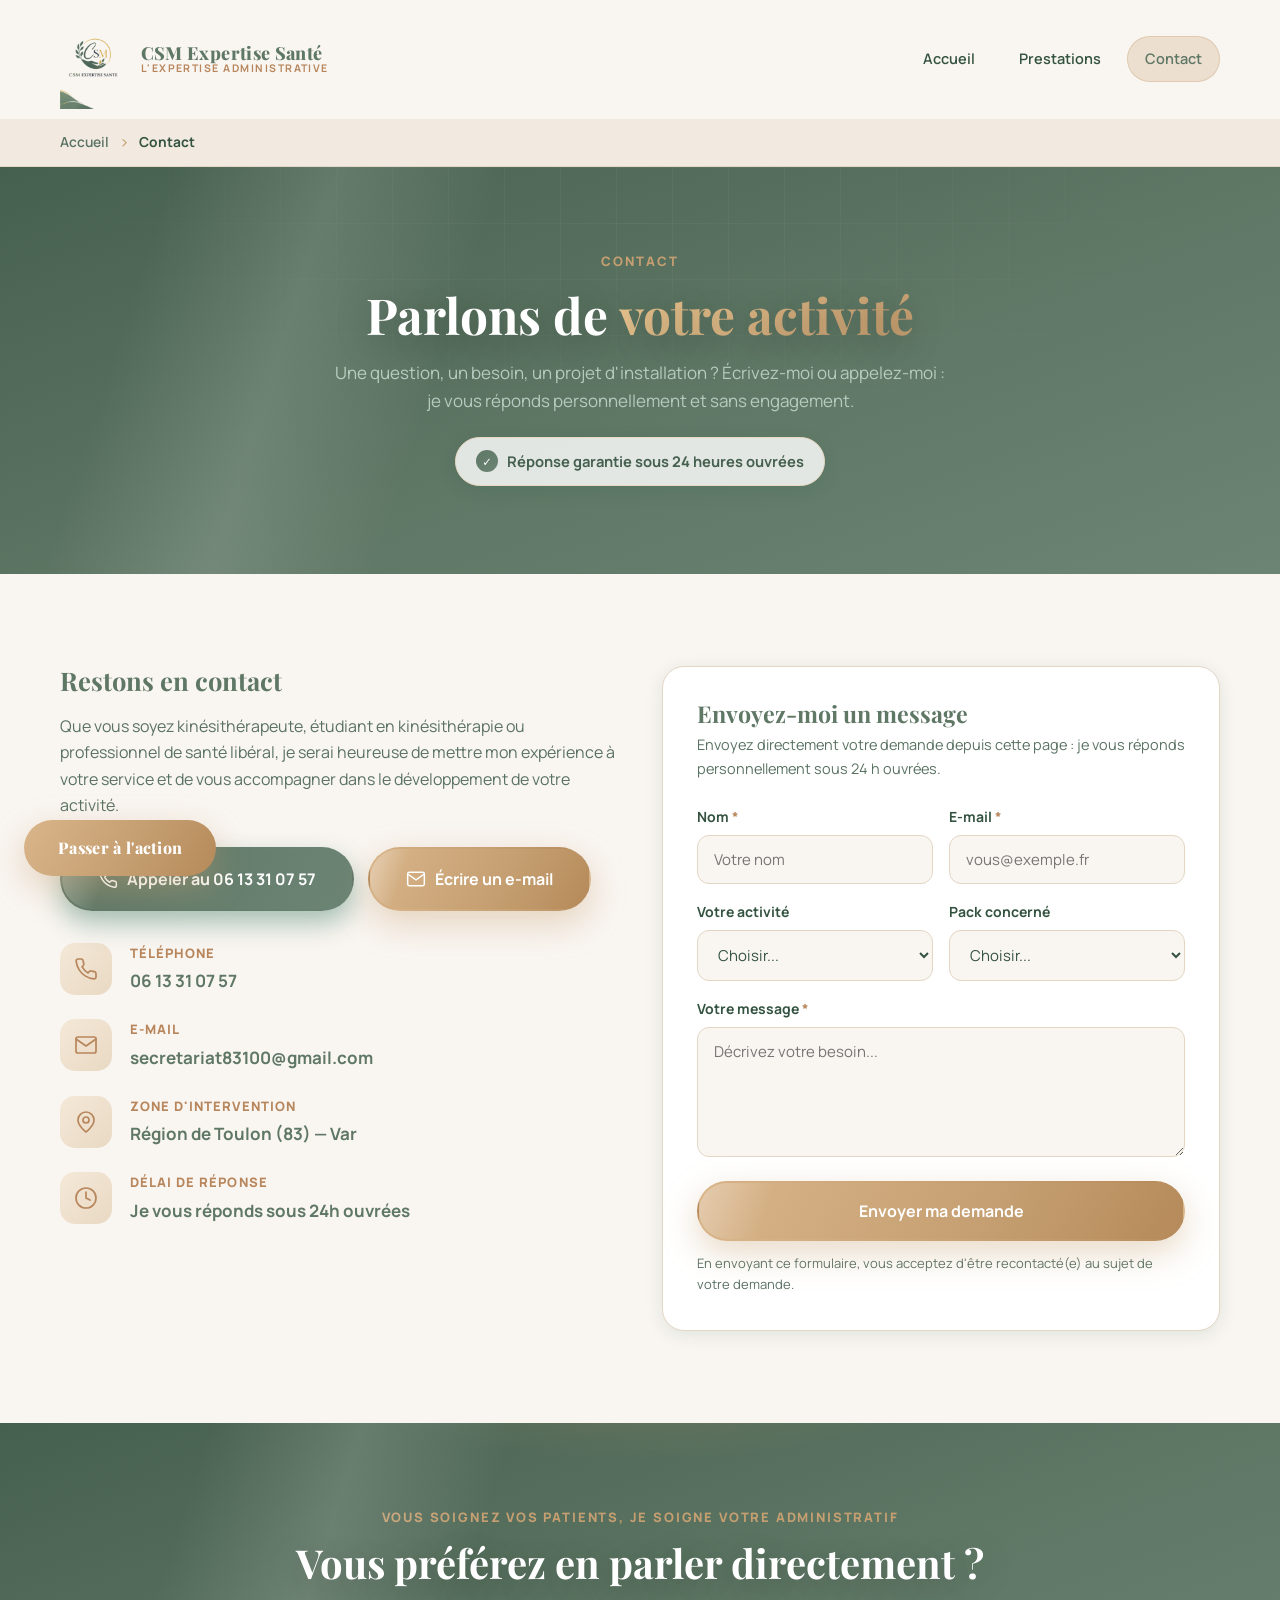
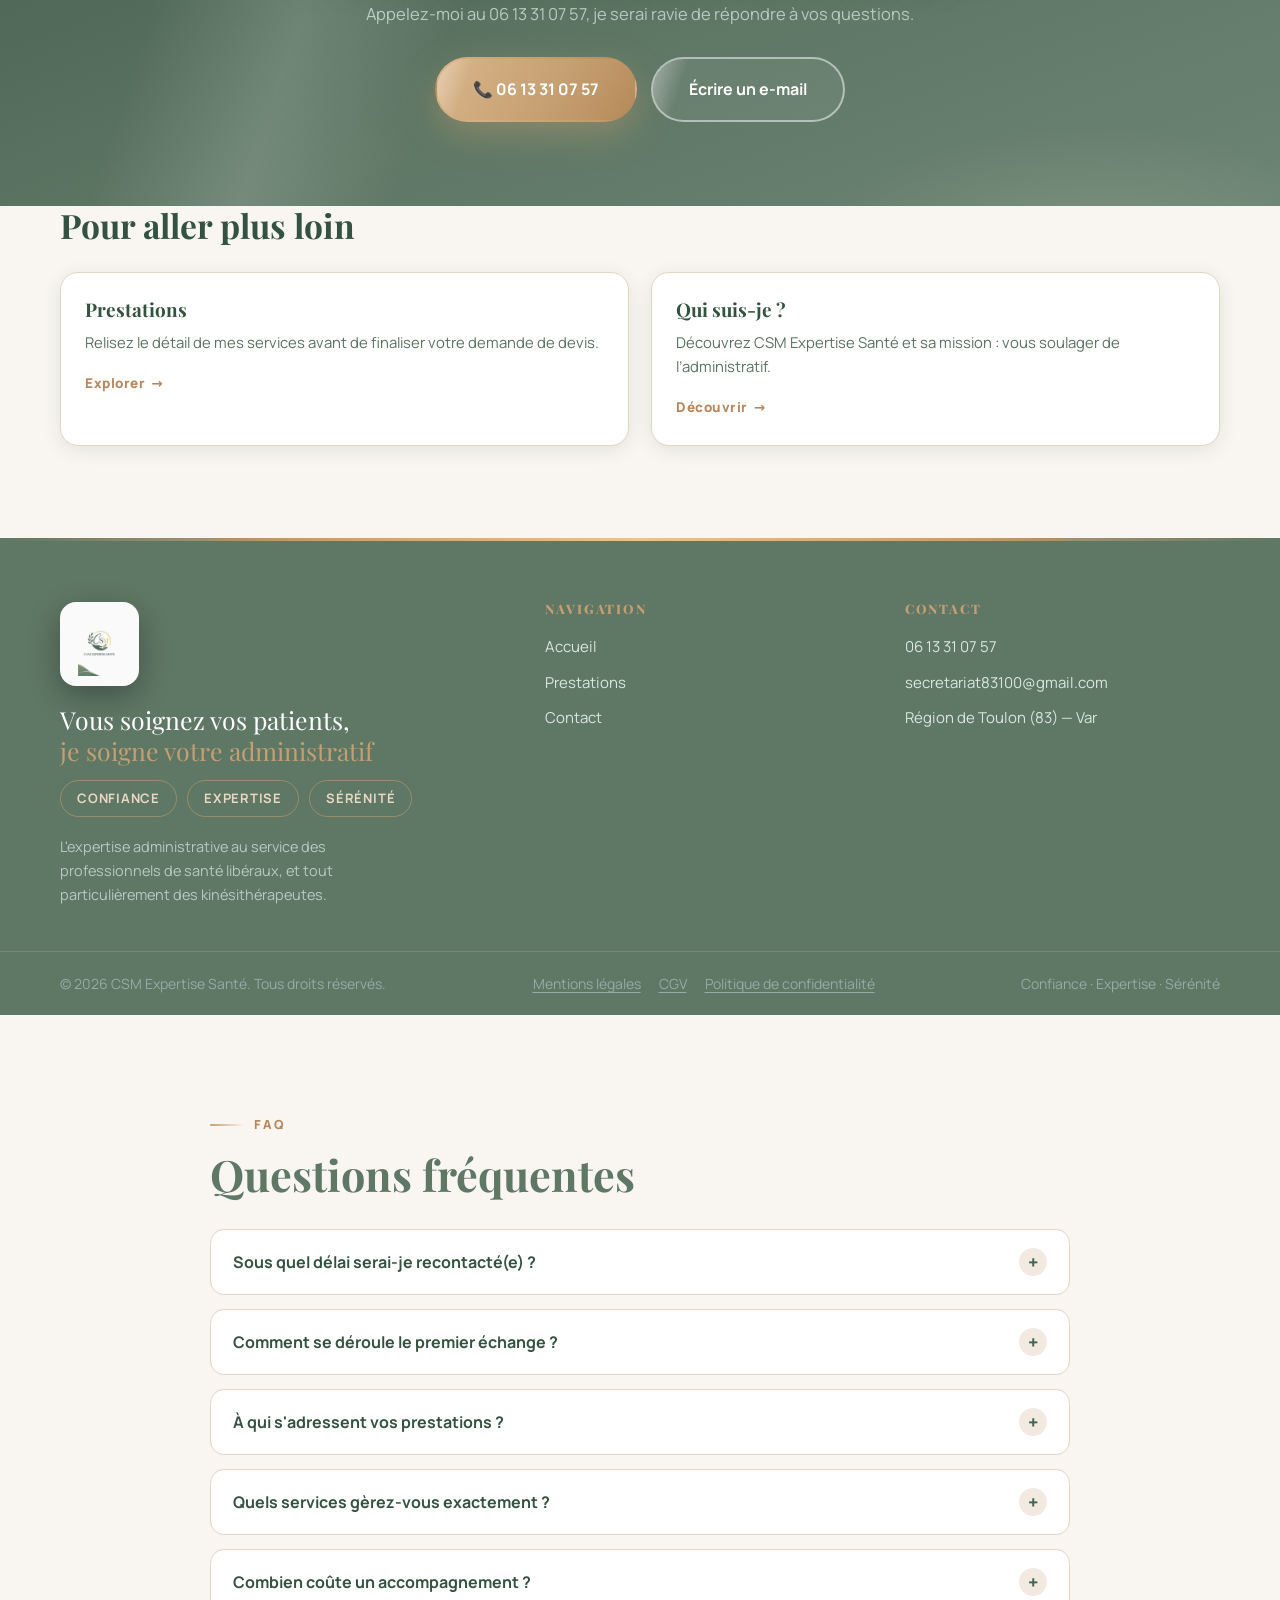
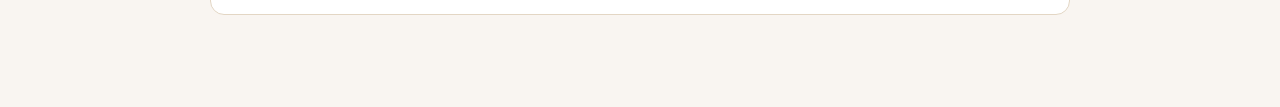
<file: contact.html>
<!DOCTYPE html>
<html lang="fr">
<head>
  <meta charset="UTF-8">
  <meta name="viewport" content="width=device-width, initial-scale=1.0">
  <title>Contact — CSM Expertise Santé</title>
  <meta name="description" content="Contactez CSM Expertise Santé : 06 13 31 07 57, secretariat83100@gmail.com. Demande de devis et prise de rendez-vous pour la gestion administrative de votre cabinet de kinésithérapie.">
  <link rel="icon" type="image/png" href="img/favicon.png">
  <link rel="apple-touch-icon" href="img/apple-touch-icon.png">
  <link rel="canonical" href="https://csm-expertise-sante.vercel.app/contact.html">
  <meta name="robots" content="index, follow, max-image-preview:large">
  <meta property="og:type" content="website">
  <meta property="og:site_name" content="CSM Expertise Santé">
  <meta property="og:title" content="Contact — CSM Expertise Santé">
  <meta property="og:description" content="Contactez CSM Expertise Santé pour la gestion administrative de votre cabinet : 06 13 31 07 57, secretariat83100@gmail.com.">
  <meta property="og:url" content="https://csm-expertise-sante.vercel.app/contact.html">
  <meta property="og:image" content="https://csm-expertise-sante.vercel.app/img/og-image.jpg">
  <meta property="og:image:width" content="1200">
  <meta property="og:image:height" content="630">
  <meta property="og:locale" content="fr_FR">
  <meta name="twitter:card" content="summary_large_image">
  <meta name="twitter:title" content="Contact — CSM Expertise Santé">
  <meta name="twitter:description" content="Contactez CSM Expertise Santé pour la gestion administrative de votre cabinet : 06 13 31 07 57, secretariat83100@gmail.com.">
  <meta name="twitter:image" content="https://csm-expertise-sante.vercel.app/img/og-image.jpg">
  <meta name="geo.region" content="FR-83">
  <meta name="geo.placename" content="Toulon">
  <meta name="geo.position" content="43.1242;5.9280">
  <meta name="ICBM" content="43.1242, 5.9280">
    <link rel="stylesheet" href="css/styles.css?v=5.0">
  <script src="js/analytics.js" defer></script>
</head>
<body>

  <header class="header" id="header">
    <div class="container header__inner">
      <a href="index.html" class="logo">
        <img src="img/logo.webp" alt="CSM Expertise Santé" class="logo__img">
        <span class="logo__brand">
          <span class="logo__brand-name">CSM Expertise Santé</span>
          <span class="logo__brand-sub">L'expertise administrative</span>
        </span>
      </a>
      <nav class="nav" id="nav" aria-label="Navigation principale">
        <ul class="nav__list">
          <li><a href="index.html" class="nav__link">Accueil</a></li>
          <li><a href="prestations.html" class="nav__link">Prestations</a></li>
          <li><a href="contact.html" class="nav__link is-active">Contact</a></li>
        </ul>
      </nav>
      <button class="nav-toggle" id="navToggle" aria-label="Ouvrir le menu" aria-expanded="false">
        <span></span><span></span><span></span>
      </button>
    </div>
  </header>

  <nav class="breadcrumb" aria-label="Fil d'Ariane">
    <div class="container breadcrumb__inner">
      <a href="index.html">Accueil</a>
      <span class="breadcrumb__sep" aria-hidden="true">&rsaquo;</span>
      <span aria-current="page">Contact</span>
    </div>
  </nav>

  <main>
    <section class="page-hero">
      <div class="page-hero__grid" aria-hidden="true"></div>
      <div class="container page-hero__inner">
        <p class="page-hero__kicker reveal">Contact</p>
        <h1 class="page-hero__title reveal reveal--d1">Parlons de <span class="grad">votre activité</span></h1>
        <p class="page-hero__sub reveal reveal--d2">Une question, un besoin, un projet d'installation ? Écrivez-moi ou appelez-moi : je vous réponds personnellement et sans engagement.</p>
        <p class="promise-badge reveal reveal--d3"><span aria-hidden="true">&#10003;</span> R&#233;ponse garantie sous 24&#160;heures ouvr&#233;es</p>
      </div>
    </section>

    <section class="section">
      <div class="container contact-grid">
        <div class="contact-info reveal">
          <h2 class="contact-info__title">Restons en contact</h2>
          <p class="contact-info__text">
            Que vous soyez kinésithérapeute, étudiant en kinésithérapie ou professionnel
            de santé libéral, je serai heureuse de mettre mon expérience à votre service
            et de vous accompagner dans le développement de votre activité.
          </p>

          <div class="contact-actions">
            <a href="tel:+33613310757" class="btn btn--green btn--lg">
              <svg viewBox="0 0 24 24" fill="none" stroke="currentColor" stroke-width="1.8" stroke-linecap="round" stroke-linejoin="round" aria-hidden="true">
                <path d="M22 16.92v3a2 2 0 0 1-2.18 2 19.79 19.79 0 0 1-8.63-3.07 19.5 19.5 0 0 1-6-6 19.79 19.79 0 0 1-3.07-8.67A2 2 0 0 1 4.11 2h3a2 2 0 0 1 2 1.72c.12.9.34 1.79.64 2.63a2 2 0 0 1-.45 2.11L8.09 9.91a16 16 0 0 0 6 6l1.45-1.45a2 2 0 0 1 2.11-.45c.84.3 1.73.52 2.63.64A2 2 0 0 1 22 16.92Z"/>
              </svg>
              Appeler au 06 13 31 07 57
            </a>
            <a href="mailto:secretariat83100@gmail.com" class="btn btn--gold btn--lg">
              <svg viewBox="0 0 24 24" fill="none" stroke="currentColor" stroke-width="1.8" stroke-linecap="round" stroke-linejoin="round" aria-hidden="true">
                <path d="M4 4h16c1.1 0 2 .9 2 2v12c0 1.1-.9 2-2 2H4c-1.1 0-2-.9-2-2V6c0-1.1.9-2 2-2Z"/><path d="m22 6-10 7L2 6"/>
              </svg>
              Écrire un e-mail
            </a>
          </div>

          <div class="info-item">
            <div class="info-item__icon">
              <svg viewBox="0 0 24 24" width="24" height="24" fill="none" stroke="currentColor" stroke-width="1.7" stroke-linecap="round" stroke-linejoin="round">
                <path d="M22 16.92v3a2 2 0 0 1-2.18 2 19.79 19.79 0 0 1-8.63-3.07 19.5 19.5 0 0 1-6-6 19.79 19.79 0 0 1-3.07-8.67A2 2 0 0 1 4.11 2h3a2 2 0 0 1 2 1.72c.12.9.34 1.79.64 2.63a2 2 0 0 1-.45 2.11L8.09 9.91a16 16 0 0 0 6 6l1.45-1.45a2 2 0 0 1 2.11-.45c.84.3 1.73.52 2.63.64A2 2 0 0 1 22 16.92Z"/>
              </svg>
            </div>
            <div>
              <p class="info-item__label">Téléphone</p>
              <p class="info-item__value"><a href="tel:+33613310757">06 13 31 07 57</a></p>
            </div>
          </div>

          <div class="info-item">
            <div class="info-item__icon">
              <svg viewBox="0 0 24 24" width="24" height="24" fill="none" stroke="currentColor" stroke-width="1.7" stroke-linecap="round" stroke-linejoin="round">
                <path d="M4 4h16c1.1 0 2 .9 2 2v12c0 1.1-.9 2-2 2H4c-1.1 0-2-.9-2-2V6c0-1.1.9-2 2-2Z"/><path d="m22 6-10 7L2 6"/>
              </svg>
            </div>
            <div>
              <p class="info-item__label">E-mail</p>
              <p class="info-item__value"><a href="mailto:secretariat83100@gmail.com">secretariat83100@gmail.com</a></p>
            </div>
          </div>

          <div class="info-item">
            <div class="info-item__icon">
              <svg viewBox="0 0 24 24" width="24" height="24" fill="none" stroke="currentColor" stroke-width="1.7" stroke-linecap="round" stroke-linejoin="round">
                <path d="M20 10c0 6-8 12-8 12s-8-6-8-12a8 8 0 0 1 16 0Z"/><circle cx="12" cy="10" r="3"/>
              </svg>
            </div>
            <div>
              <p class="info-item__label">Zone d'intervention</p>
              <p class="info-item__value">Région de Toulon (83) — Var</p>
            </div>
          </div>

          <div class="info-item">
            <div class="info-item__icon">
              <svg viewBox="0 0 24 24" width="24" height="24" fill="none" stroke="currentColor" stroke-width="1.7" stroke-linecap="round" stroke-linejoin="round">
                <circle cx="12" cy="12" r="10"/><path d="M12 6v6l4 2"/>
              </svg>
            </div>
            <div>
              <p class="info-item__label">Délai de réponse</p>
              <p class="info-item__value">Je vous réponds sous 24h ouvrées</p>
            </div>
          </div>
        </div>

        <form class="form reveal reveal--d1" id="contactForm" novalidate>
          <input type="text" name="website" id="website" class="u-hidden" tabindex="-1" autocomplete="off" aria-hidden="true">
          <h2 class="form__title">Envoyez-moi un message</h2>
          <p class="form__sub">Envoyez directement votre demande depuis cette page : je vous r&#233;ponds personnellement sous 24 h ouvr&#233;es.</p>

          <div class="form__row">
            <div class="form__group">
              <label class="form__label" for="name">Nom <span>*</span></label>
              <input class="form__input" type="text" id="name" name="name" placeholder="Votre nom" required>
            </div>
            <div class="form__group">
              <label class="form__label" for="email">E-mail <span>*</span></label>
              <input class="form__input" type="email" id="email" name="email" placeholder="vous@exemple.fr" required>
            </div>
          </div>

          <div class="form__row">
            <div class="form__group">
              <label class="form__label" for="profession">Votre activité</label>
              <select class="form__select" id="profession" name="profession">
                <option value="">Choisir...</option>
                <option value="Kinésithérapeute">Kinésithérapeute</option>
                <option value="Étudiant en kinésithérapie">Étudiant en kinésithérapie</option>
                <option value="Médecin">Médecin</option>
                <option value="Infirmier(ère)">Infirmier(ère)</option>
                <option value="Autre professionnel de santé">Autre professionnel de santé</option>
                <option value="Autre">Autre</option>
              </select>
            </div>
            <div class="form__group">
              <label class="form__label" for="pack">Pack concerné</label>
              <select class="form__select" id="pack" name="pack">
                <option value="">Choisir...</option>
                <option value="Installation & premiers pas en libéral">Installation & premiers pas en libéral</option>
                <option value="Audit & sécurisation des revenus">Audit &amp; sécurisation des revenus</option>
                <option value="Accompagnement administratif sur mesure">Accompagnement administratif sur mesure</option>
                <option value="Je ne sais pas encore">Je ne sais pas encore</option>
              </select>
            </div>
          </div>

          <div class="form__group">
            <label class="form__label" for="message">Votre message <span>*</span></label>
            <textarea class="form__textarea" id="message" name="message" placeholder="Décrivez votre besoin..." required></textarea>
          </div>

          <button type="submit" class="btn btn--gold btn--lg u-wfull">Envoyer ma demande</button>
          <p class="form__note">En envoyant ce formulaire, vous acceptez d'être recontacté(e) au sujet de votre demande.</p>
          <p class="form__note u-hidden" id="formStatus" role="status"></p>
        </form>
      </div>
    </section>

    <section class="cta">
      <div class="cta__glow" aria-hidden="true"></div>
      <div class="container cta__inner">
        <p class="cta__kicker reveal">Vous soignez vos patients, je soigne votre administratif</p>
        <h2 class="cta__title reveal reveal--d1">Vous préférez en parler directement ?</h2>
        <p class="cta__text reveal reveal--d2">Appelez-moi au 06 13 31 07 57, je serai ravie de répondre à vos questions.</p>
        <div class="cta__actions reveal reveal--d3">
          <a href="tel:+33613310757" class="btn btn--gold btn--lg">&#128222; 06 13 31 07 57</a>
          <a href="mailto:secretariat83100@gmail.com" class="btn btn--ghost btn--lg">Écrire un e-mail</a>
        </div>
      </div>
    </section>
  </main>

  

  <section class="section voir-aussi">
    <div class="container">
      <h2 class="voir-aussi__title">Pour aller plus loin</h2>
      <div class="va-grid">
      <a class="va-card" href="prestations.html">
        <h3>Prestations</h3>
        <p>Relisez le d&#233;tail de mes services avant de finaliser votre demande de devis.</p>
        <span class="va-card__more">Explorer</span>
      </a>
      <a class="va-card" href="index.html">
        <h3>Qui suis-je ?</h3>
        <p>D&#233;couvrez CSM Expertise Sant&#233; et sa mission : vous soulager de l&#8217;administratif.</p>
        <span class="va-card__more">D&#233;couvrir</span>
      </a>      </div>
    </div>
  </section>

  <footer class="footer">
    <div class="container footer__inner">
      <div class="footer__brand">
        <span class="footer__logo-wrap">
          <img src="img/logo.webp" alt="CSM Expertise Santé" class="footer__logo">
        </span>
        <p class="footer__slogan">Vous soignez vos patients,<br><em>je soigne votre administratif</em></p>
        <div class="footer__values">
          <span>Confiance</span>
          <span>Expertise</span>
          <span>Sérénité</span>
        </div>
        <p class="footer__text">L'expertise administrative au service des professionnels de santé libéraux, et tout particulièrement des kinésithérapeutes.</p>
      </div>
      <div class="footer__col">
        <h4 class="footer__title">Navigation</h4>
        <ul class="footer__links">
          <li><a href="index.html">Accueil</a></li>
          <li><a href="prestations.html">Prestations</a></li>
          <li><a href="contact.html">Contact</a></li>
        </ul>
      </div>
      <div class="footer__col">
        <h4 class="footer__title">Contact</h4>
        <ul class="footer__links">
          <li><a href="tel:+33613310757">06 13 31 07 57</a></li>
          <li><a href="mailto:secretariat83100@gmail.com">secretariat83100@gmail.com</a></li>
          <li>Région de Toulon (83) — Var</li>
        </ul>
      </div>
    </div>
    <div class="footer__bottom">
      <div class="container footer__bottom-inner">
        <p>&copy; <span id="year"></span> CSM Expertise Santé. Tous droits réservés.</p>
        <ul class="footer__legal">
          <li><a href="mentions-legales.html">Mentions légales</a></li>
          <li><a href="cgv.html">CGV</a></li>
          <li><a href="politique-de-confidentialite.html">Politique de confidentialité</a></li>
        </ul>
        <p>Confiance · Expertise · Sérénité</p>
      </div>
    </div>
  </footer>

  <button class="back-top" id="backTop" aria-label="Revenir en haut de page" hidden>&#8593;</button>

  <a href="prestations.html" class="cta-float">Passer à l'action</a>

  <script src="js/main.js" defer></script>

  <section class="section faq-section">
    <div class="container container--narrow">
      <p class="section-kicker reveal">FAQ</p>
      <h2 class="section-title reveal reveal--d1">Questions fr&#233;quentes</h2>
      <div class="faq-list">
        <details class="faq-item reveal">
          <summary>Sous quel d&#233;lai serai-je recontact&#233;(e)&nbsp;?</summary>
          <p>Toujours sous <strong>24&#160;heures ouvr&#233;es</strong>. Chaque demande est trait&#233;e personnellement par moi-m&#234;me, jamais par un service distant.</p>
        </details>
        <details class="faq-item reveal reveal--d1">
          <summary>Comment se d&#233;roule le premier &#233;change&nbsp;?</summary>
          <p>Nous commen&#231;ons par un <strong>appel d&#233;couverte gratuit et sans engagement</strong>&nbsp;: nous analysons ensemble vos besoins, puis je vous remets un devis personnalis&#233;.</p>
        </details>
        <details class="faq-item reveal reveal--d2">
          <summary>&#192; qui s'adressent vos prestations&nbsp;?</summary>
          <p>Aux kin&#233;sith&#233;rapeutes et professionnels de sant&#233; lib&#233;raux, sur Toulon et sa r&#233;gion, mais aussi partout en France gr&#226;ce &#224; un accompagnement &#224; distance.</p>
        </details>
        <details class="faq-item reveal reveal--d3">
          <summary>Quels services g&#232;rez-vous exactement&nbsp;?</summary>
          <p>La facturation et la t&#233;l&#233;transmission, le suivi et la s&#233;curisation de vos paiements, ainsi que votre installation et vos premiers pas en lib&#233;ral.</p>
        </details>
        <details class="faq-item reveal reveal--d4">
          <summary>Combien co&#251;te un accompagnement&nbsp;?</summary>
          <p>Chaque cabinet est unique&nbsp;: le tarif est &#233;tabli <strong>sur devis gratuit</strong>, selon votre activit&#233; et le niveau d'accompagnement souhait&#233;. Aucun engagement n'est pris avant votre accord.</p>
        </details>
      </div>
    </div>
  </section>
  <script type="application/ld+json">
  {
    "@context": "https://schema.org",
    "@type": "FAQPage",
    "mainEntity": [
      {
        "@type": "Question",
        "name": "Sous quel delai serai-je recontacte(e) ?",
        "acceptedAnswer": { "@type": "Answer", "text": "Toujours sous 24 heures ouvr\u00e9es. Chaque demande est trait\u00e9e personnellement par Christine Granata, secr\u00e9taire m\u00e9dicale dipl\u00f4m\u00e9e." }
      },
      {
        "@type": "Question",
        "name": "Comment se deroule le premier echange ?",
        "acceptedAnswer": { "@type": "Answer", "text": "Nous commen\u00e7ons par un appel d\u00e9couverte gratuit et sans engagement : nous analysons ensemble vos besoins, puis je vous remets un devis personnalis\u00e9." }
      },
      {
        "@type": "Question",
        "name": "A qui s'adressent vos prestations ?",
        "acceptedAnswer": { "@type": "Answer", "text": "Aux kin\u00e9sith\u00e9rapeutes et professionnels de sant\u00e9 lib\u00e9raux, sur Toulon et sa r\u00e9gion, mais aussi partout en France gr\u00e2ce \u00e0 un accompagnement \u00e0 distance." }
      },
      {
        "@type": "Question",
        "name": "Quels services gerez-vous exactement ?",
        "acceptedAnswer": { "@type": "Answer", "text": "La facturation et la t\u00e9l\u00e9transmission, le suivi et la s\u00e9curisation de vos paiements, ainsi que votre installation et vos premiers pas en lib\u00e9ral." }
      },
      {
        "@type": "Question",
        "name": "Combien coute un accompagnement ?",
        "acceptedAnswer": { "@type": "Answer", "text": "Chaque cabinet est unique : le tarif est \u00e9tabli sur devis gratuit, selon votre activit\u00e9 et le niveau d'accompagnement souhait\u00e9. Aucun engagement n'est pris avant votre accord." }
      }
    ]
  }
  </script>

  <div class="mobile-cta" id="mobileCta" role="navigation" aria-label="Actions rapides">
    <a class="mobile-cta__btn" href="tel:+33613310757"><span aria-hidden="true">&#9906;</span> Appeler</a>
    <a class="mobile-cta__btn" href="mailto:secretariat83100@gmail.com"><span aria-hidden="true">&#9993;</span> E-mail</a>
  </div></body>
</html>
</file>
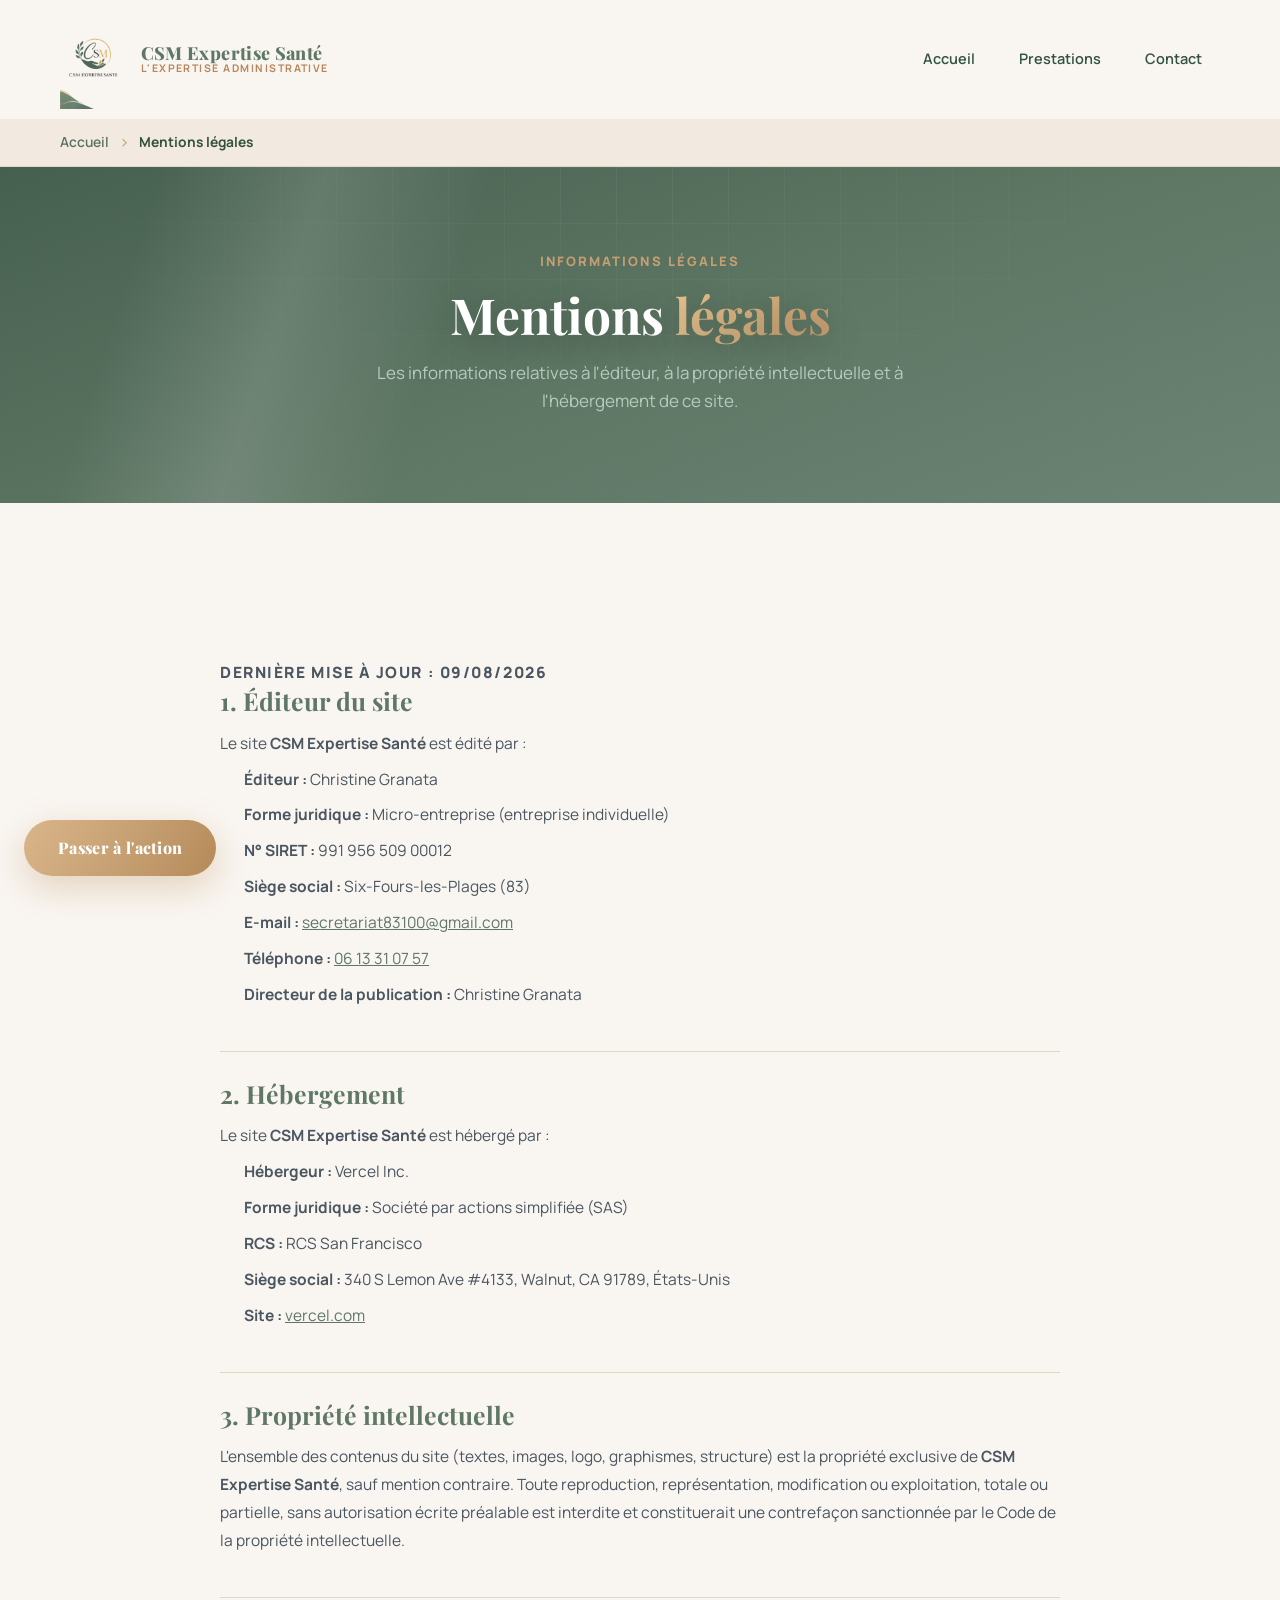
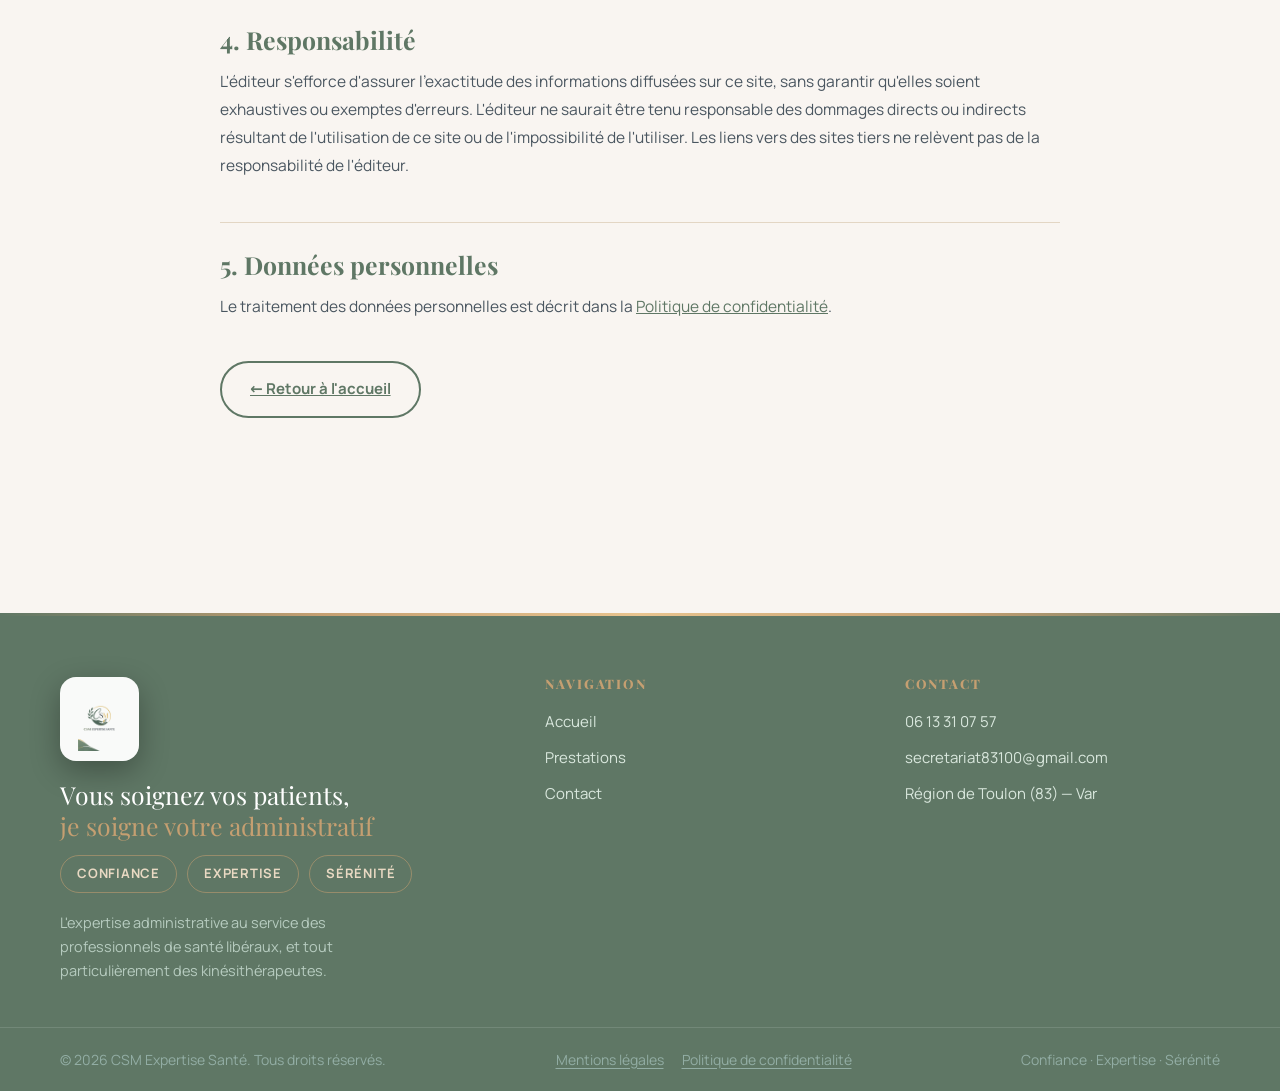
<file: mentions-legales.html>
<!DOCTYPE html>
<html lang="fr">
<head>
  <meta charset="UTF-8">
  <meta name="viewport" content="width=device-width, initial-scale=1.0">
  <title>Mentions légales — CSM Expertise Santé</title>
  <meta name="description" content="Mentions légales du site CSM Expertise Santé : éditeur, responsable de publication, hébergement et propriété intellectuelle.">
  <link rel="icon" type="image/png" href="img/favicon.png">
  <link rel="apple-touch-icon" href="img/apple-touch-icon.png">
  <link rel="canonical" href="https://csm-expertise-sante.vercel.app/mentions-legales.html">
  <meta name="robots" content="index, follow, max-image-preview:large">
  <meta property="og:type" content="website">
  <meta property="og:site_name" content="CSM Expertise Santé">
  <meta property="og:title" content="Mentions légales — CSM Expertise Santé">
  <meta property="og:description" content="Mentions légales du site CSM Expertise Santé : éditeur, responsable de publication, hébergement et propriété intellectuelle.">
  <meta property="og:url" content="https://csm-expertise-sante.vercel.app/mentions-legales.html">
  <meta property="og:image" content="https://csm-expertise-sante.vercel.app/img/og-image.jpg">
  <meta property="og:image:width" content="1200">
  <meta property="og:image:height" content="630">
  <meta property="og:locale" content="fr_FR">
  <meta name="twitter:card" content="summary_large_image">
  <meta name="twitter:title" content="Mentions légales — CSM Expertise Santé">
  <meta name="twitter:description" content="Mentions légales du site CSM Expertise Santé : éditeur, responsable de publication, hébergement et propriété intellectuelle.">
  <meta name="twitter:image" content="https://csm-expertise-sante.vercel.app/img/og-image.jpg">
  <meta name="geo.region" content="FR-83">
  <meta name="geo.placename" content="Toulon">
  <meta name="geo.position" content="43.1242;5.9280">
  <meta name="ICBM" content="43.1242, 5.9280">
    <link rel="stylesheet" href="css/styles.css?v=5.0">
  <script src="js/analytics.js" defer></script>
</head>
<body>

  <header class="header" id="header">
    <div class="container header__inner">
      <a href="index.html" class="logo">
        <img src="img/logo.webp" alt="CSM Expertise Santé" class="logo__img">
        <span class="logo__brand">
          <span class="logo__brand-name">CSM Expertise Santé</span>
          <span class="logo__brand-sub">L'expertise administrative</span>
        </span>
      </a>
      <nav class="nav" id="nav" aria-label="Navigation principale">
        <ul class="nav__list">
          <li><a href="index.html" class="nav__link">Accueil</a></li>
          <li><a href="prestations.html" class="nav__link">Prestations</a></li>
          <li><a href="contact.html" class="nav__link">Contact</a></li>
        </ul>
      </nav>
      <button class="nav-toggle" id="navToggle" aria-label="Ouvrir le menu" aria-expanded="false">
        <span></span><span></span><span></span>
      </button>
    </div>
  </header>

  <nav class="breadcrumb" aria-label="Fil d'Ariane">
    <div class="container breadcrumb__inner">
      <a href="index.html">Accueil</a>
      <span class="breadcrumb__sep" aria-hidden="true">&rsaquo;</span>
      <span aria-current="page">Mentions l&#233;gales</span>
    </div>
  </nav>

  <main>
    <section class="page-hero">
      <div class="page-hero__grid" aria-hidden="true"></div>
      <div class="container page-hero__inner">
        <p class="page-hero__kicker reveal">Informations légales</p>
        <h1 class="page-hero__title reveal reveal--d1">Mentions <span class="grad">légales</span></h1>
        <p class="page-hero__sub reveal reveal--d2">Les informations relatives à l'éditeur, à la propriété intellectuelle et à l'hébergement de ce site.</p>
      </div>
    </section>

    <section class="section">
      <div class="container">
        <div class="legal reveal">
          <p class="legal__date">Dernière mise à jour : 09/08/2026</p>

          <h2>1. Éditeur du site</h2>
          <p>
            Le site <strong>CSM Expertise Santé</strong> est édité par :
          </p>
          <ul>
            <li><strong>Éditeur :</strong> Christine Granata</li>
            <li><strong>Forme juridique :</strong> Micro-entreprise (entreprise individuelle)</li>
            <li><strong>N° SIRET :</strong> 991 956 509 00012</li>
            <li><strong>Siège social :</strong> Six-Fours-les-Plages (83)</li>
            <li><strong>E-mail :</strong> <a href="mailto:secretariat83100@gmail.com">secretariat83100@gmail.com</a></li>
            <li><strong>Téléphone :</strong> <a href="tel:+33613310757">06 13 31 07 57</a></li>
            <li><strong>Directeur de la publication :</strong> Christine Granata</li>
          </ul>

          <h2>2. Hébergement</h2>
          <p>
            Le site <strong>CSM Expertise Santé</strong> est hébergé par :
          </p>
          <ul>
            <li><strong>Hébergeur :</strong> Vercel Inc.</li>
            <li><strong>Forme juridique :</strong> Société par actions simplifiée (SAS)</li>
            <li><strong>RCS :</strong> RCS San Francisco</li>
            <li><strong>Siège social :</strong> 340 S Lemon Ave #4133, Walnut, CA 91789, États-Unis</li>
            <li><strong>Site :</strong> <a href="https://vercel.com" target="_blank" rel="noopener">vercel.com</a></li>
          </ul>

          <h2>3. Propriété intellectuelle</h2>
          <p>
            L'ensemble des contenus du site (textes, images, logo, graphismes, structure) est la propriété
            exclusive de <strong>CSM Expertise Santé</strong>, sauf mention contraire. Toute reproduction,
            représentation, modification ou exploitation, totale ou partielle, sans autorisation écrite
            préalable est interdite et constituerait une contrefaçon sanctionnée par le Code de la propriété intellectuelle.
          </p>

          <h2>4. Responsabilité</h2>
          <p>
            L'éditeur s'efforce d'assurer l'exactitude des informations diffusées sur ce site, sans garantir
            qu'elles soient exhaustives ou exemptes d'erreurs. L'éditeur ne saurait être tenu responsable
            des dommages directs ou indirects résultant de l'utilisation de ce site ou de l'impossibilité de l'utiliser.
            Les liens vers des sites tiers ne relèvent pas de la responsabilité de l'éditeur.
          </p>

          <h2>5. Données personnelles</h2>
          <p>
            Le traitement des données personnelles est décrit dans la
            <a href="politique-de-confidentialite.html">Politique de confidentialité</a>.
          </p>

          <a href="index.html" class="btn btn--ghost-dark legal__back">&larr; Retour à l'accueil</a>
        </div>
      </div>
    </section>
  </main>

  <footer class="footer">
    <div class="container footer__inner">
      <div class="footer__brand">
        <span class="footer__logo-wrap">
          <img src="img/logo.webp" alt="CSM Expertise Santé" class="footer__logo">
        </span>
        <p class="footer__slogan">Vous soignez vos patients,<br><em>je soigne votre administratif</em></p>
        <div class="footer__values">
          <span>Confiance</span>
          <span>Expertise</span>
          <span>Sérénité</span>
        </div>
        <p class="footer__text">L'expertise administrative au service des professionnels de santé libéraux, et tout particulièrement des kinésithérapeutes.</p>
      </div>
      <div class="footer__col">
        <h4 class="footer__title">Navigation</h4>
        <ul class="footer__links">
          <li><a href="index.html">Accueil</a></li>
          <li><a href="prestations.html">Prestations</a></li>
          <li><a href="contact.html">Contact</a></li>
        </ul>
      </div>
      <div class="footer__col">
        <h4 class="footer__title">Contact</h4>
        <ul class="footer__links">
          <li><a href="tel:+33613310757">06 13 31 07 57</a></li>
          <li><a href="mailto:secretariat83100@gmail.com">secretariat83100@gmail.com</a></li>
          <li>Région de Toulon (83) — Var</li>
        </ul>
      </div>
    </div>
    <div class="footer__bottom">
      <div class="container footer__bottom-inner">
        <p>&copy; <span id="year"></span> CSM Expertise Santé. Tous droits réservés.</p>
        <ul class="footer__legal">
          <li><a href="mentions-legales.html">Mentions légales</a></li>
          <li><a href="politique-de-confidentialite.html">Politique de confidentialité</a></li>
        </ul>
        <p>Confiance · Expertise · Sérénité</p>
      </div>
    </div>
  </footer>

  <button class="back-top" id="backTop" aria-label="Revenir en haut de page" hidden>&#8593;</button>

  <a href="prestations.html" class="cta-float">Passer à l'action</a>

  <script src="js/main.js" defer></script>

  <div class="mobile-cta" id="mobileCta" role="navigation" aria-label="Actions rapides">
    <a class="mobile-cta__btn" href="tel:+33613310757"><span aria-hidden="true">&#9906;</span> Appeler</a>
    <a class="mobile-cta__btn" href="mailto:secretariat83100@gmail.com"><span aria-hidden="true">&#9993;</span> E-mail</a>
  </div></body>
</html>
</file>
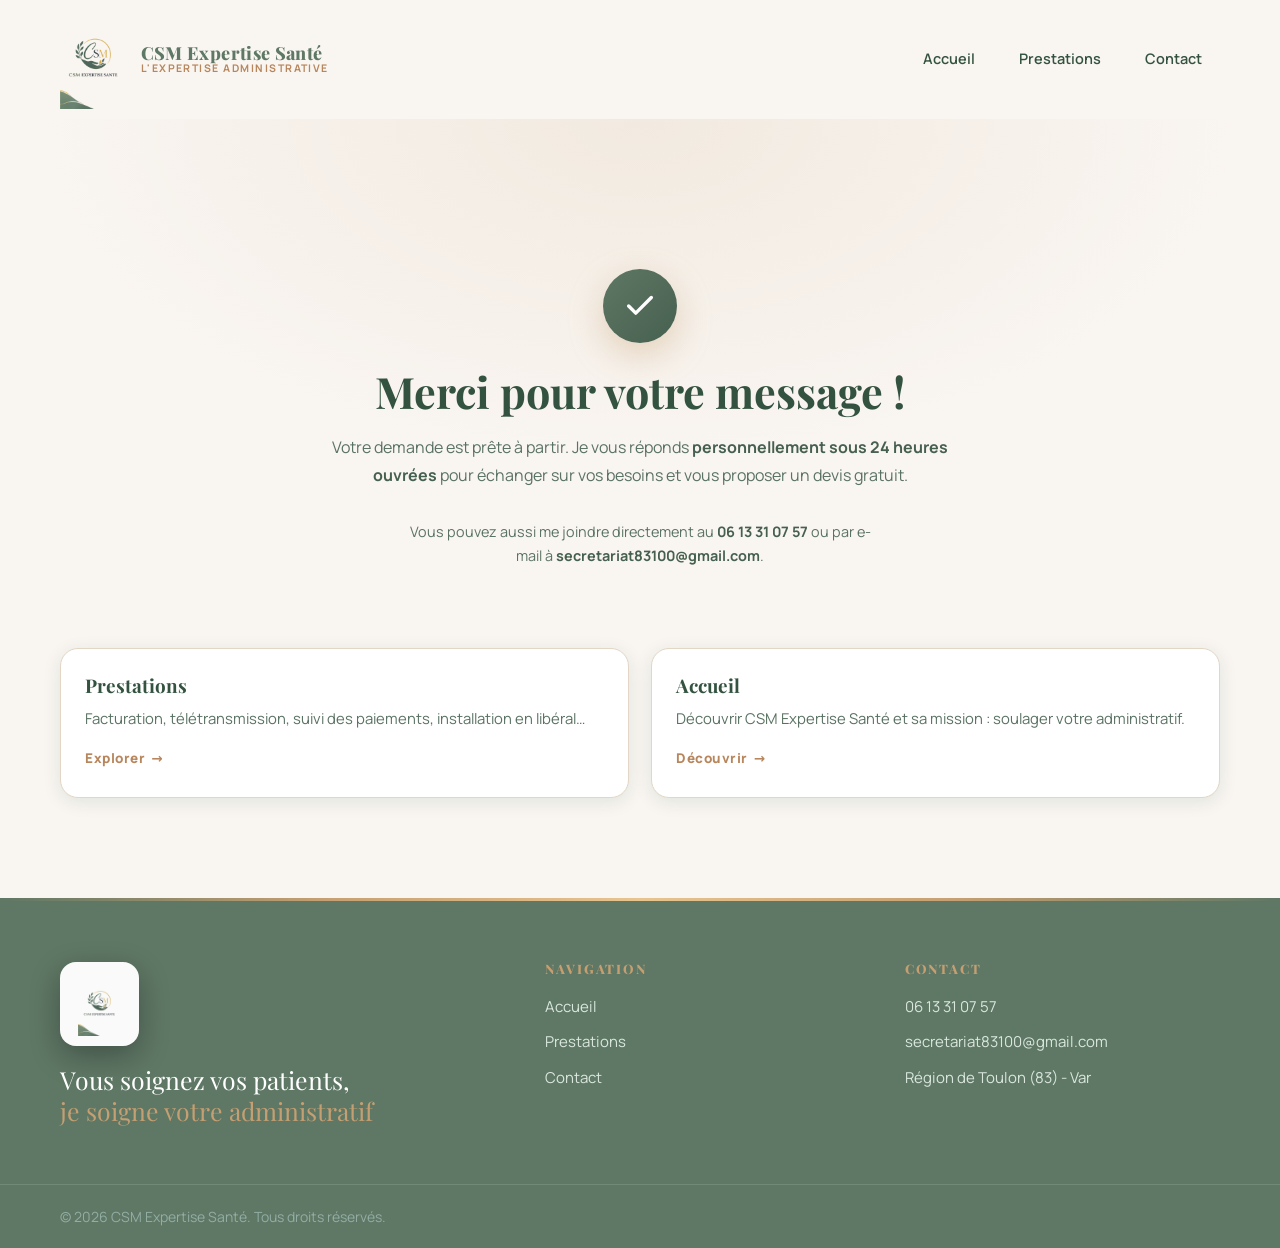
<file: merci.html>
<!DOCTYPE html>
<html lang="fr">
<head>
  <meta charset="UTF-8">
  <meta name="viewport" content="width=device-width, initial-scale=1.0">
  <title>Merci pour votre message - CSM Expertise Santé</title>
  <meta name="description" content="Votre demande a bien été préparée. CSM Expertise Santé vous répond personnellement sous 24 heures ouvrées.">
  <meta name="robots" content="noindex, follow">
  <link rel="icon" type="image/png" href="img/favicon.png">
  <link rel="apple-touch-icon" href="img/apple-touch-icon.png">
    <link rel="stylesheet" href="css/styles.css?v=5.0">
  <script src="js/analytics.js" defer></script>
</head>
<body>

  <header class="header" id="header">
    <div class="container header__inner">
      <a href="index.html" class="logo">
        <img src="img/logo.webp" alt="CSM Expertise Santé" class="logo__img">
        <span class="logo__brand">
          <span class="logo__brand-name">CSM Expertise Santé</span>
          <span class="logo__brand-sub">L'expertise administrative</span>
        </span>
      </a>
      <nav class="nav" id="nav" aria-label="Navigation principale">
        <ul class="nav__list">
          <li><a href="index.html" class="nav__link is-active">Accueil</a></li>
          <li><a href="prestations.html" class="nav__link">Prestations</a></li>
          <li><a href="contact.html" class="nav__link">Contact</a></li>
        </ul>
      </nav>
      <button class="nav-toggle" id="navToggle" aria-label="Ouvrir le menu" aria-expanded="false">
        <span></span><span></span><span></span>
      </button>
    </div>
  </header>

  <main>
    <section class="merci-hero">
      <div class="container merci-hero__inner">
        <div class="merci-hero__badge" aria-hidden="true">
          <svg width="34" height="34" viewBox="0 0 24 24" fill="none" stroke="currentColor" stroke-width="2.4" stroke-linecap="round" stroke-linejoin="round"><path d="M20 6L9 17l-5-5"/></svg>
        </div>
        <h1 class="merci-hero__title">Merci pour votre message&nbsp;!</h1>
        <p class="merci-hero__sub">Votre demande est prête à partir. Je vous réponds <strong>personnellement sous 24&nbsp;heures ouvrées</strong> pour échanger sur vos besoins et vous proposer un devis gratuit.</p>
        <div class="merci__action" id="merciAction"></div>
      </div>
    </section>

    <section class="section merci-next">
      <div class="container">
        <div class="va-grid">
          <a class="va-card" href="prestations.html">
            <h3>Prestations</h3>
            <p>Facturation, télétransmission, suivi des paiements, installation en libéral…</p>
            <span class="va-card__more">Explorer</span>
          </a>
          <a class="va-card" href="index.html">
            <h3>Accueil</h3>
            <p>Découvrir CSM Expertise Santé et sa mission : soulager votre administratif.</p>
            <span class="va-card__more">Découvrir</span>
          </a>
        </div>
      </div>
    </section>
  </main>

  <footer class="footer">
    <div class="container footer__inner">
      <div class="footer__brand">
        <span class="footer__logo-wrap">
          <img src="img/logo.webp" alt="CSM Expertise Santé" class="footer__logo">
        </span>
        <p class="footer__slogan">Vous soignez vos patients,<br><em>je soigne votre administratif</em></p>
      </div>
      <div class="footer__col">
        <h4 class="footer__title">Navigation</h4>
        <ul class="footer__links">
          <li><a href="index.html">Accueil</a></li>
          <li><a href="prestations.html">Prestations</a></li>
          <li><a href="contact.html">Contact</a></li>
        </ul>
      </div>
      <div class="footer__col">
        <h4 class="footer__title">Contact</h4>
        <ul class="footer__links">
          <li><a href="tel:+33613310757">06 13 31 07 57</a></li>
          <li><a href="mailto:secretariat83100@gmail.com">secretariat83100@gmail.com</a></li>
          <li>Région de Toulon (83) - Var</li>
        </ul>
      </div>
    </div>
    <div class="footer__bottom">
      <div class="container footer__bottom-inner">
        <p>&copy; <span id="year"></span> CSM Expertise Santé. Tous droits réservés.</p>
      </div>
    </div>
  </footer>

  <script src="js/main.js" defer></script>
  <script src="js/merci.js" defer></script>
</body>
</html>
</file>
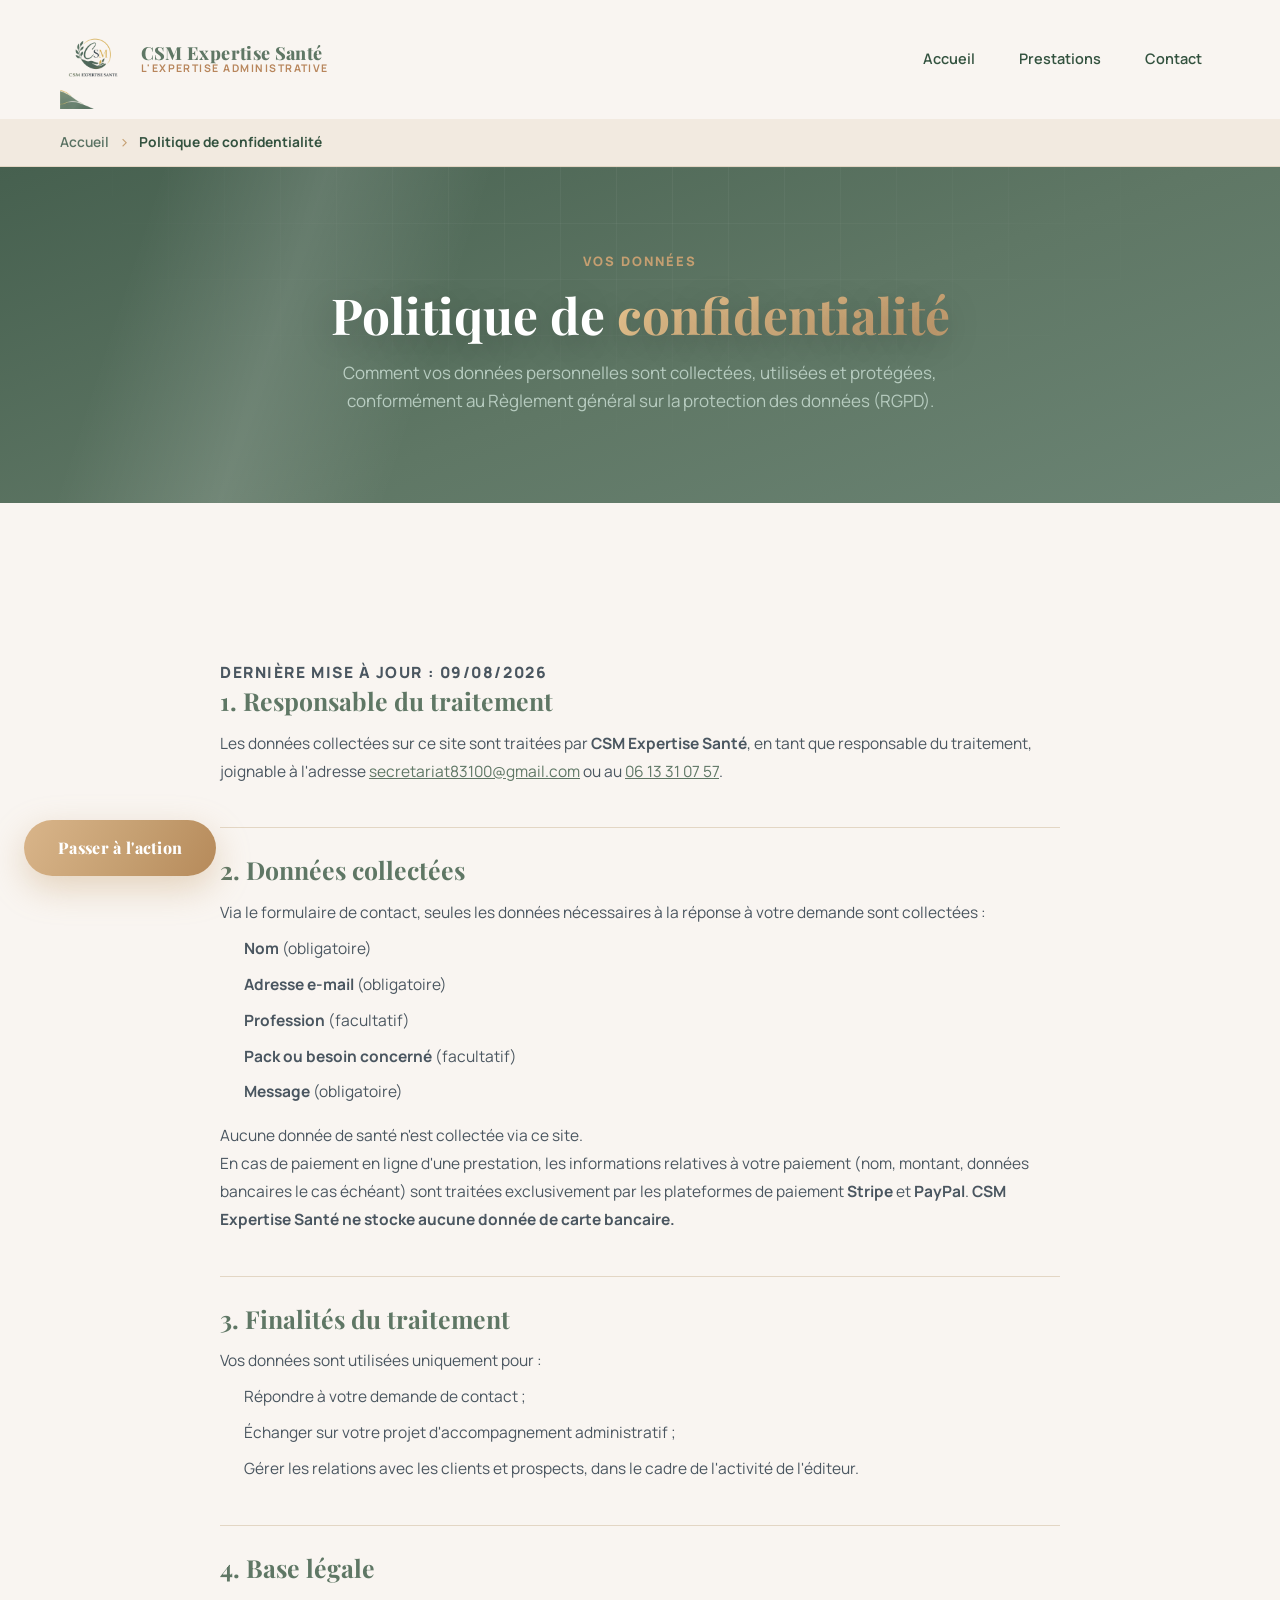
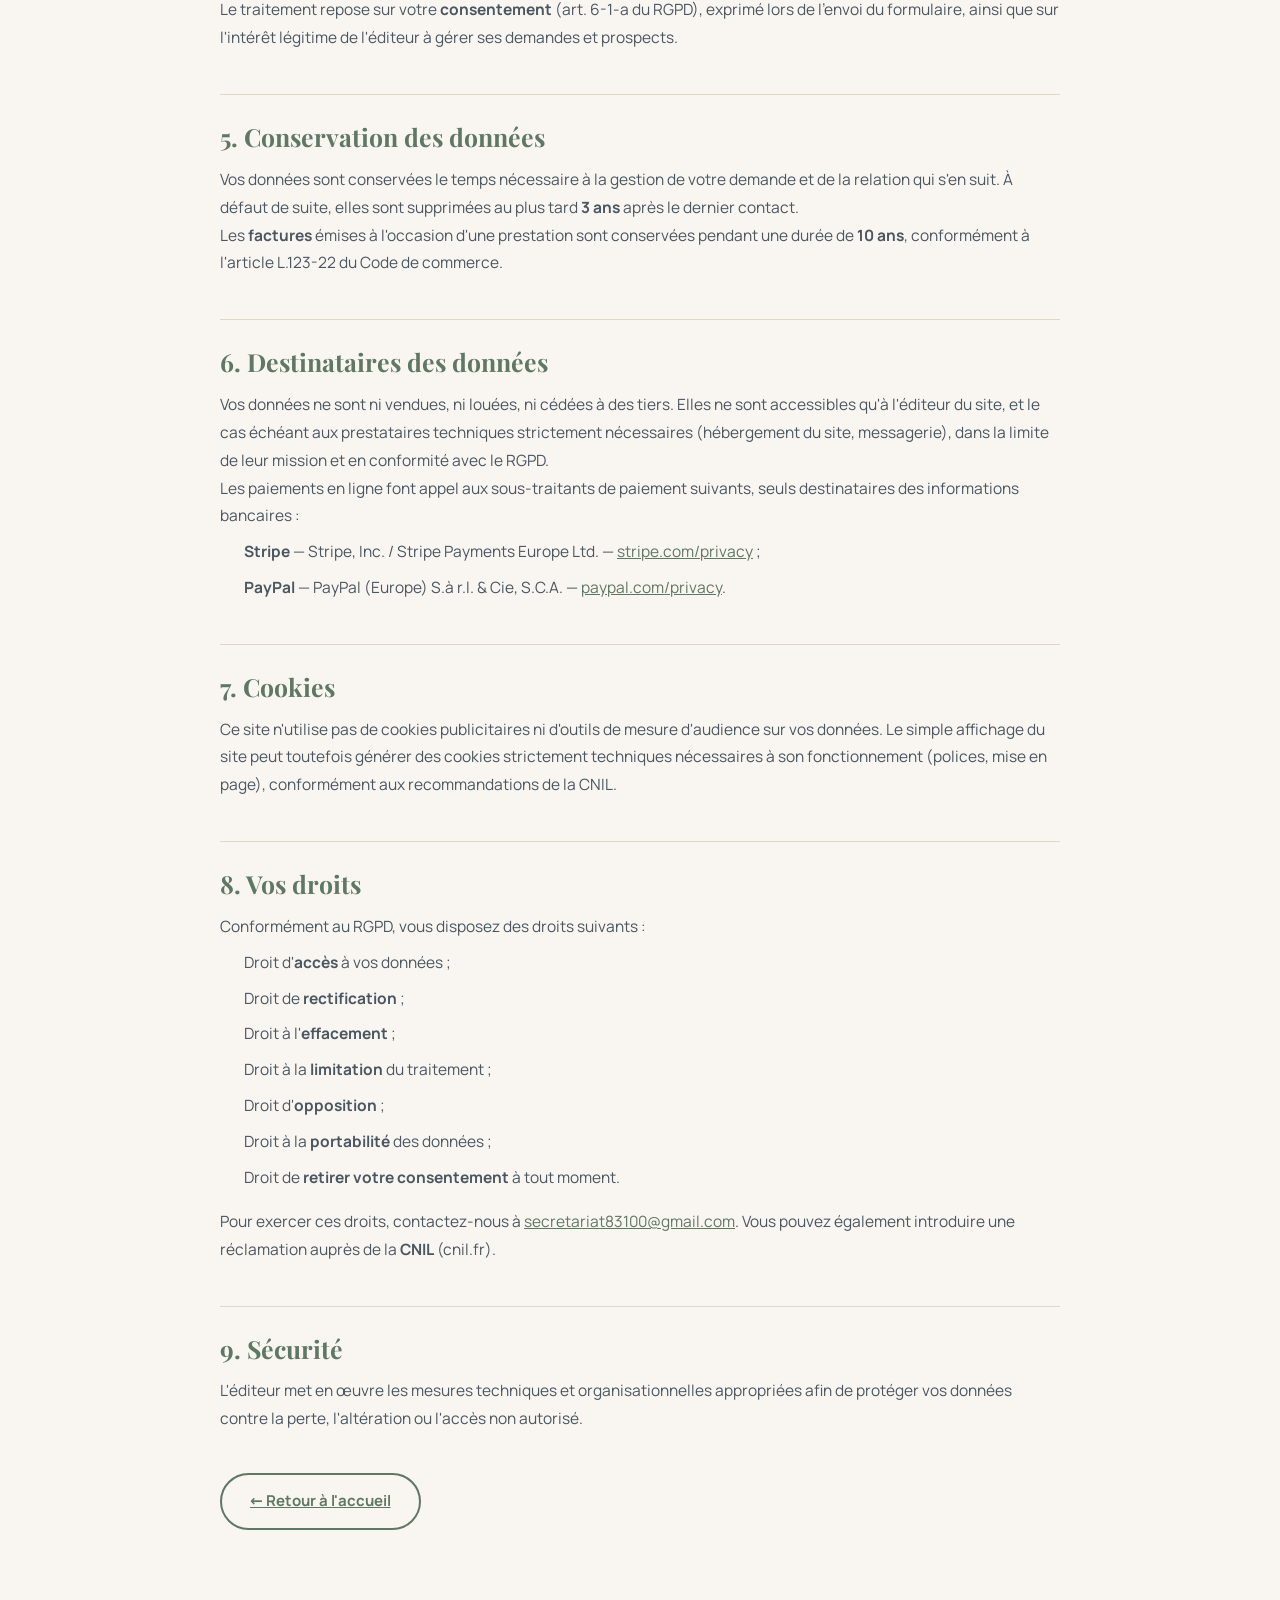
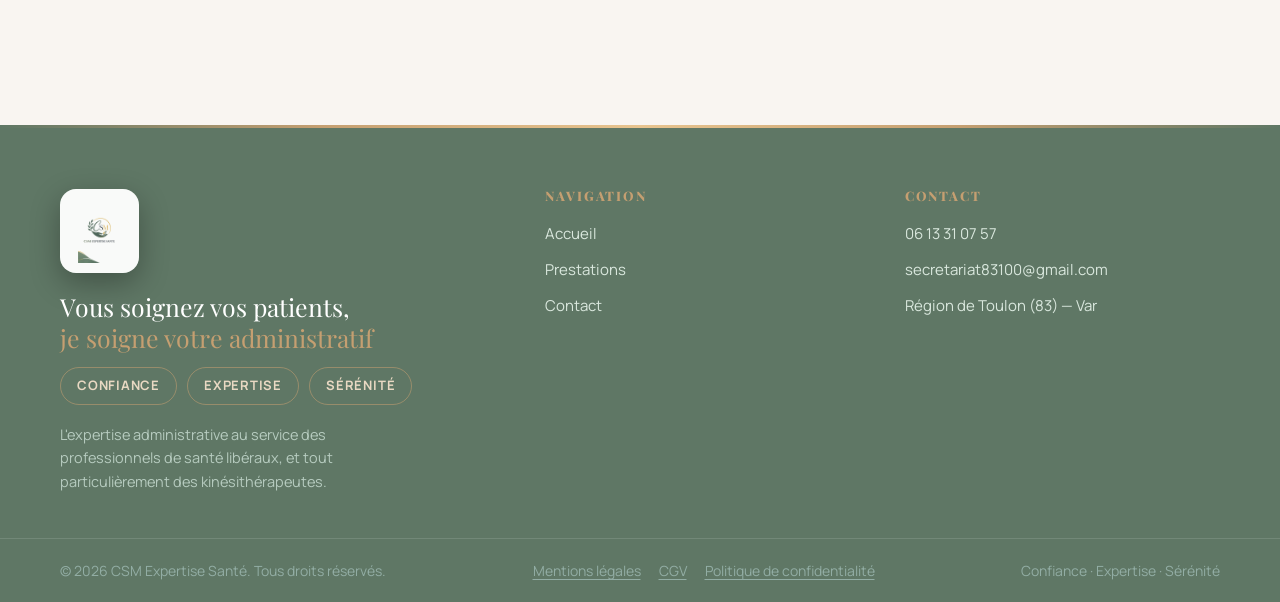
<file: politique-de-confidentialite.html>
<!DOCTYPE html>
<html lang="fr">
<head>
  <meta charset="UTF-8">
  <meta name="viewport" content="width=device-width, initial-scale=1.0">
  <title>Politique de confidentialité — CSM Expertise Santé</title>
  <meta name="description" content="Politique de confidentialité de CSM Expertise Santé : données collectées, utilisation, conservation et droits des utilisateurs conformément au RGPD.">
  <link rel="icon" type="image/png" href="img/favicon.png">
  <link rel="apple-touch-icon" href="img/apple-touch-icon.png">
  <link rel="canonical" href="https://csm-expertise-sante.vercel.app/politique-de-confidentialite.html">
  <meta name="robots" content="index, follow, max-image-preview:large">
  <meta property="og:type" content="website">
  <meta property="og:site_name" content="CSM Expertise Santé">
  <meta property="og:title" content="Politique de confidentialité — CSM Expertise Santé">
  <meta property="og:description" content="Politique de confidentialité de CSM Expertise Santé : données collectées, utilisation, conservation et droits des utilisateurs conformément au RGPD.">
  <meta property="og:url" content="https://csm-expertise-sante.vercel.app/politique-de-confidentialite.html">
  <meta property="og:image" content="https://csm-expertise-sante.vercel.app/img/og-image.jpg">
  <meta property="og:image:width" content="1200">
  <meta property="og:image:height" content="630">
  <meta property="og:locale" content="fr_FR">
  <meta name="twitter:card" content="summary_large_image">
  <meta name="twitter:title" content="Politique de confidentialité — CSM Expertise Santé">
  <meta name="twitter:description" content="Politique de confidentialité de CSM Expertise Santé : données collectées, utilisation, conservation et droits des utilisateurs conformément au RGPD.">
  <meta name="twitter:image" content="https://csm-expertise-sante.vercel.app/img/og-image.jpg">
  <meta name="geo.region" content="FR-83">
  <meta name="geo.placename" content="Toulon">
  <meta name="geo.position" content="43.1242;5.9280">
  <meta name="ICBM" content="43.1242, 5.9280">
    <link rel="stylesheet" href="css/styles.css?v=5.0">
  <script src="js/analytics.js" defer></script>
</head>
<body>

  <header class="header" id="header">
    <div class="container header__inner">
      <a href="index.html" class="logo">
        <img src="img/logo.webp" alt="CSM Expertise Santé" class="logo__img">
        <span class="logo__brand">
          <span class="logo__brand-name">CSM Expertise Santé</span>
          <span class="logo__brand-sub">L'expertise administrative</span>
        </span>
      </a>
      <nav class="nav" id="nav" aria-label="Navigation principale">
        <ul class="nav__list">
          <li><a href="index.html" class="nav__link">Accueil</a></li>
          <li><a href="prestations.html" class="nav__link">Prestations</a></li>
          <li><a href="contact.html" class="nav__link">Contact</a></li>
        </ul>
      </nav>
      <button class="nav-toggle" id="navToggle" aria-label="Ouvrir le menu" aria-expanded="false">
        <span></span><span></span><span></span>
      </button>
    </div>
  </header>

  <nav class="breadcrumb" aria-label="Fil d'Ariane">
    <div class="container breadcrumb__inner">
      <a href="index.html">Accueil</a>
      <span class="breadcrumb__sep" aria-hidden="true">&rsaquo;</span>
      <span aria-current="page">Politique de confidentialit&#233;</span>
    </div>
  </nav>

  <main>
    <section class="page-hero">
      <div class="page-hero__grid" aria-hidden="true"></div>
      <div class="container page-hero__inner">
        <p class="page-hero__kicker reveal">Vos données</p>
        <h1 class="page-hero__title reveal reveal--d1">Politique de <span class="grad">confidentialité</span></h1>
        <p class="page-hero__sub reveal reveal--d2">Comment vos données personnelles sont collectées, utilisées et protégées, conformément au Règlement général sur la protection des données (RGPD).</p>
      </div>
    </section>

    <section class="section">
      <div class="container">
        <div class="legal reveal">
          <p class="legal__date">Dernière mise à jour : 09/08/2026</p>

          <h2>1. Responsable du traitement</h2>
          <p>
            Les données collectées sur ce site sont traitées par <strong>CSM Expertise Santé</strong>,
            en tant que responsable du traitement, joignable à l'adresse
            <a href="mailto:secretariat83100@gmail.com">secretariat83100@gmail.com</a> ou au
            <a href="tel:+33613310757">06 13 31 07 57</a>.
          </p>

          <h2>2. Données collectées</h2>
          <p>
            Via le formulaire de contact, seules les données nécessaires à la réponse à votre demande sont collectées :
          </p>
          <ul>
            <li><strong>Nom</strong> (obligatoire)</li>
            <li><strong>Adresse e-mail</strong> (obligatoire)</li>
            <li><strong>Profession</strong> (facultatif)</li>
            <li><strong>Pack ou besoin concerné</strong> (facultatif)</li>
            <li><strong>Message</strong> (obligatoire)</li>
          </ul>
          <p>
            Aucune donnée de santé n'est collectée via ce site.
          </p>
          <p>
            En cas de paiement en ligne d'une prestation, les informations relatives à votre paiement (nom,
            montant, données bancaires le cas échéant) sont traitées exclusivement par les plateformes de
            paiement <strong>Stripe</strong> et <strong>PayPal</strong>. <strong>CSM Expertise Santé ne stocke
            aucune donnée de carte bancaire.</strong>
          </p>

          <h2>3. Finalités du traitement</h2>
          <p>Vos données sont utilisées uniquement pour :</p>
          <ul>
            <li>Répondre à votre demande de contact ;</li>
            <li>Échanger sur votre projet d'accompagnement administratif ;</li>
            <li>Gérer les relations avec les clients et prospects, dans le cadre de l'activité de l'éditeur.</li>
          </ul>

          <h2>4. Base légale</h2>
          <p>
            Le traitement repose sur votre <strong>consentement</strong> (art. 6-1-a du RGPD), exprimé lors de
            l'envoi du formulaire, ainsi que sur l'intérêt légitime de l'éditeur à gérer ses demandes et prospects.
          </p>

          <h2>5. Conservation des données</h2>
          <p>
            Vos données sont conservées le temps nécessaire à la gestion de votre demande et de la relation
            qui s'en suit. À défaut de suite, elles sont supprimées au plus tard <strong>3 ans</strong> après le
            dernier contact.
          </p>
          <p>
            Les <strong>factures</strong> émises à l'occasion d'une prestation sont conservées pendant une durée de
            <strong>10 ans</strong>, conformément à l'article L.123-22 du Code de commerce.
          </p>

          <h2>6. Destinataires des données</h2>
          <p>
            Vos données ne sont ni vendues, ni louées, ni cédées à des tiers. Elles ne sont accessibles qu'à
            l'éditeur du site, et le cas échéant aux prestataires techniques strictement nécessaires
            (hébergement du site, messagerie), dans la limite de leur mission et en conformité avec le RGPD.
          </p>
          <p>
            Les paiements en ligne font appel aux sous-traitants de paiement suivants, seuls destinataires des
            informations bancaires :
          </p>
          <ul>
            <li><strong>Stripe</strong> — Stripe, Inc. / Stripe Payments Europe Ltd. — <a href="https://stripe.com/privacy" target="_blank" rel="noopener">stripe.com/privacy</a> ;</li>
            <li><strong>PayPal</strong> — PayPal (Europe) S.à r.l. &amp; Cie, S.C.A. — <a href="https://www.paypal.com/privacy" target="_blank" rel="noopener">paypal.com/privacy</a>.</li>
          </ul>

          <h2>7. Cookies</h2>
          <p>
            Ce site n'utilise pas de cookies publicitaires ni d'outils de mesure d'audience sur vos données.
            Le simple affichage du site peut toutefois générer des cookies strictement techniques nécessaires à son
            fonctionnement (polices, mise en page), conformément aux recommandations de la CNIL.
          </p>

          <h2>8. Vos droits</h2>
          <p>Conformément au RGPD, vous disposez des droits suivants :</p>
          <ul>
            <li>Droit d'<strong>accès</strong> à vos données ;</li>
            <li>Droit de <strong>rectification</strong> ;</li>
            <li>Droit à l'<strong>effacement</strong> ;</li>
            <li>Droit à la <strong>limitation</strong> du traitement ;</li>
            <li>Droit d'<strong>opposition</strong> ;</li>
            <li>Droit à la <strong>portabilité</strong> des données ;</li>
            <li>Droit de <strong>retirer votre consentement</strong> à tout moment.</li>
          </ul>
          <p>
            Pour exercer ces droits, contactez-nous à
            <a href="mailto:secretariat83100@gmail.com">secretariat83100@gmail.com</a>. Vous pouvez également
            introduire une réclamation auprès de la <strong>CNIL</strong> (cnil.fr).
          </p>

          <h2>9. Sécurité</h2>
          <p>
            L'éditeur met en œuvre les mesures techniques et organisationnelles appropriées afin de protéger vos
            données contre la perte, l'altération ou l'accès non autorisé.
          </p>

          <a href="index.html" class="btn btn--ghost-dark legal__back">&larr; Retour à l'accueil</a>
        </div>
      </div>
    </section>
  </main>

  <footer class="footer">
    <div class="container footer__inner">
      <div class="footer__brand">
        <span class="footer__logo-wrap">
          <img src="img/logo.webp" alt="CSM Expertise Santé" class="footer__logo">
        </span>
        <p class="footer__slogan">Vous soignez vos patients,<br><em>je soigne votre administratif</em></p>
        <div class="footer__values">
          <span>Confiance</span>
          <span>Expertise</span>
          <span>Sérénité</span>
        </div>
        <p class="footer__text">L'expertise administrative au service des professionnels de santé libéraux, et tout particulièrement des kinésithérapeutes.</p>
      </div>
      <div class="footer__col">
        <h4 class="footer__title">Navigation</h4>
        <ul class="footer__links">
          <li><a href="index.html">Accueil</a></li>
          <li><a href="prestations.html">Prestations</a></li>
          <li><a href="contact.html">Contact</a></li>
        </ul>
      </div>
      <div class="footer__col">
        <h4 class="footer__title">Contact</h4>
        <ul class="footer__links">
          <li><a href="tel:+33613310757">06 13 31 07 57</a></li>
          <li><a href="mailto:secretariat83100@gmail.com">secretariat83100@gmail.com</a></li>
          <li>Région de Toulon (83) — Var</li>
        </ul>
      </div>
    </div>
    <div class="footer__bottom">
      <div class="container footer__bottom-inner">
        <p>&copy; <span id="year"></span> CSM Expertise Santé. Tous droits réservés.</p>
        <ul class="footer__legal">
          <li><a href="mentions-legales.html">Mentions légales</a></li>
          <li><a href="cgv.html">CGV</a></li>
          <li><a href="politique-de-confidentialite.html">Politique de confidentialité</a></li>
        </ul>
        <p>Confiance · Expertise · Sérénité</p>
      </div>
    </div>
  </footer>

  <button class="back-top" id="backTop" aria-label="Revenir en haut de page" hidden>&#8593;</button>

  <a href="prestations.html" class="cta-float">Passer à l'action</a>

  <script src="js/main.js" defer></script>

  <div class="mobile-cta" id="mobileCta" role="navigation" aria-label="Actions rapides">
    <a class="mobile-cta__btn" href="tel:+33613310757"><span aria-hidden="true">&#9906;</span> Appeler</a>
    <a class="mobile-cta__btn" href="mailto:secretariat83100@gmail.com"><span aria-hidden="true">&#9993;</span> E-mail</a>
  </div></body>
</html>
</file>
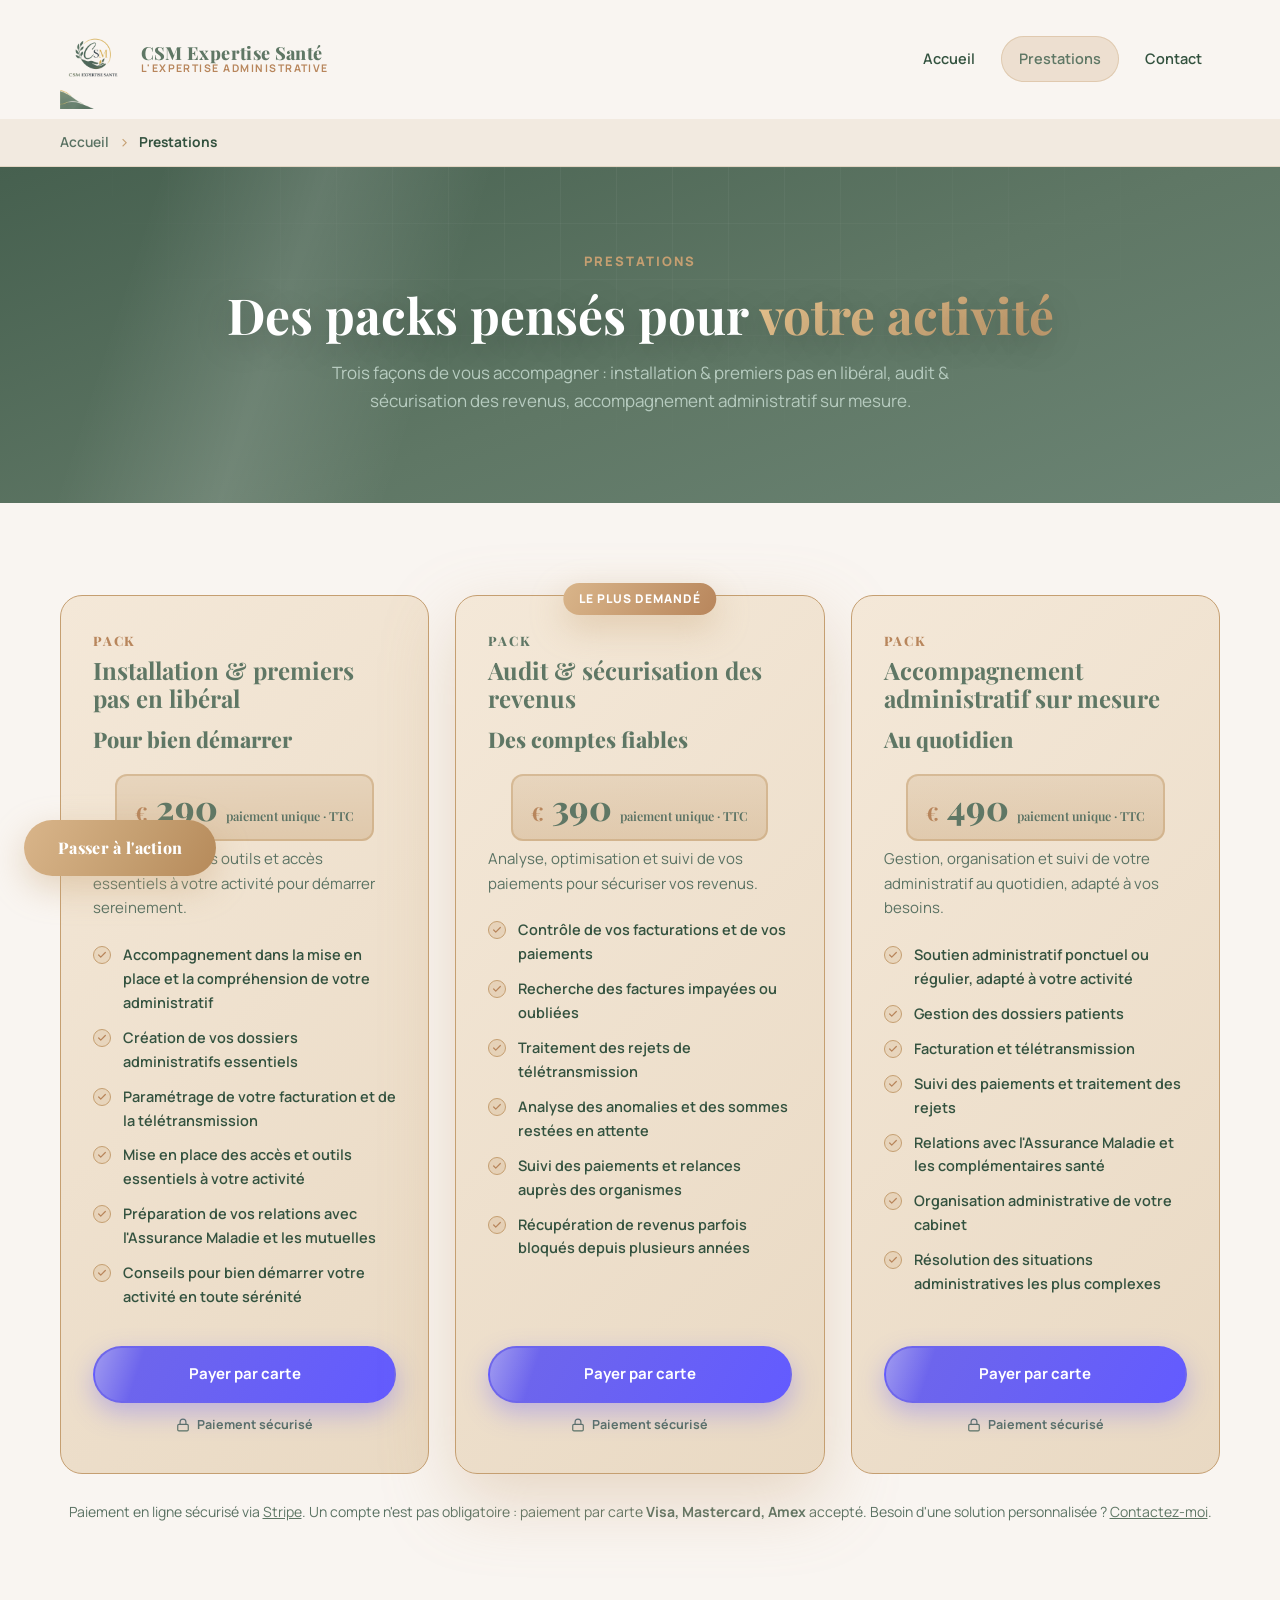
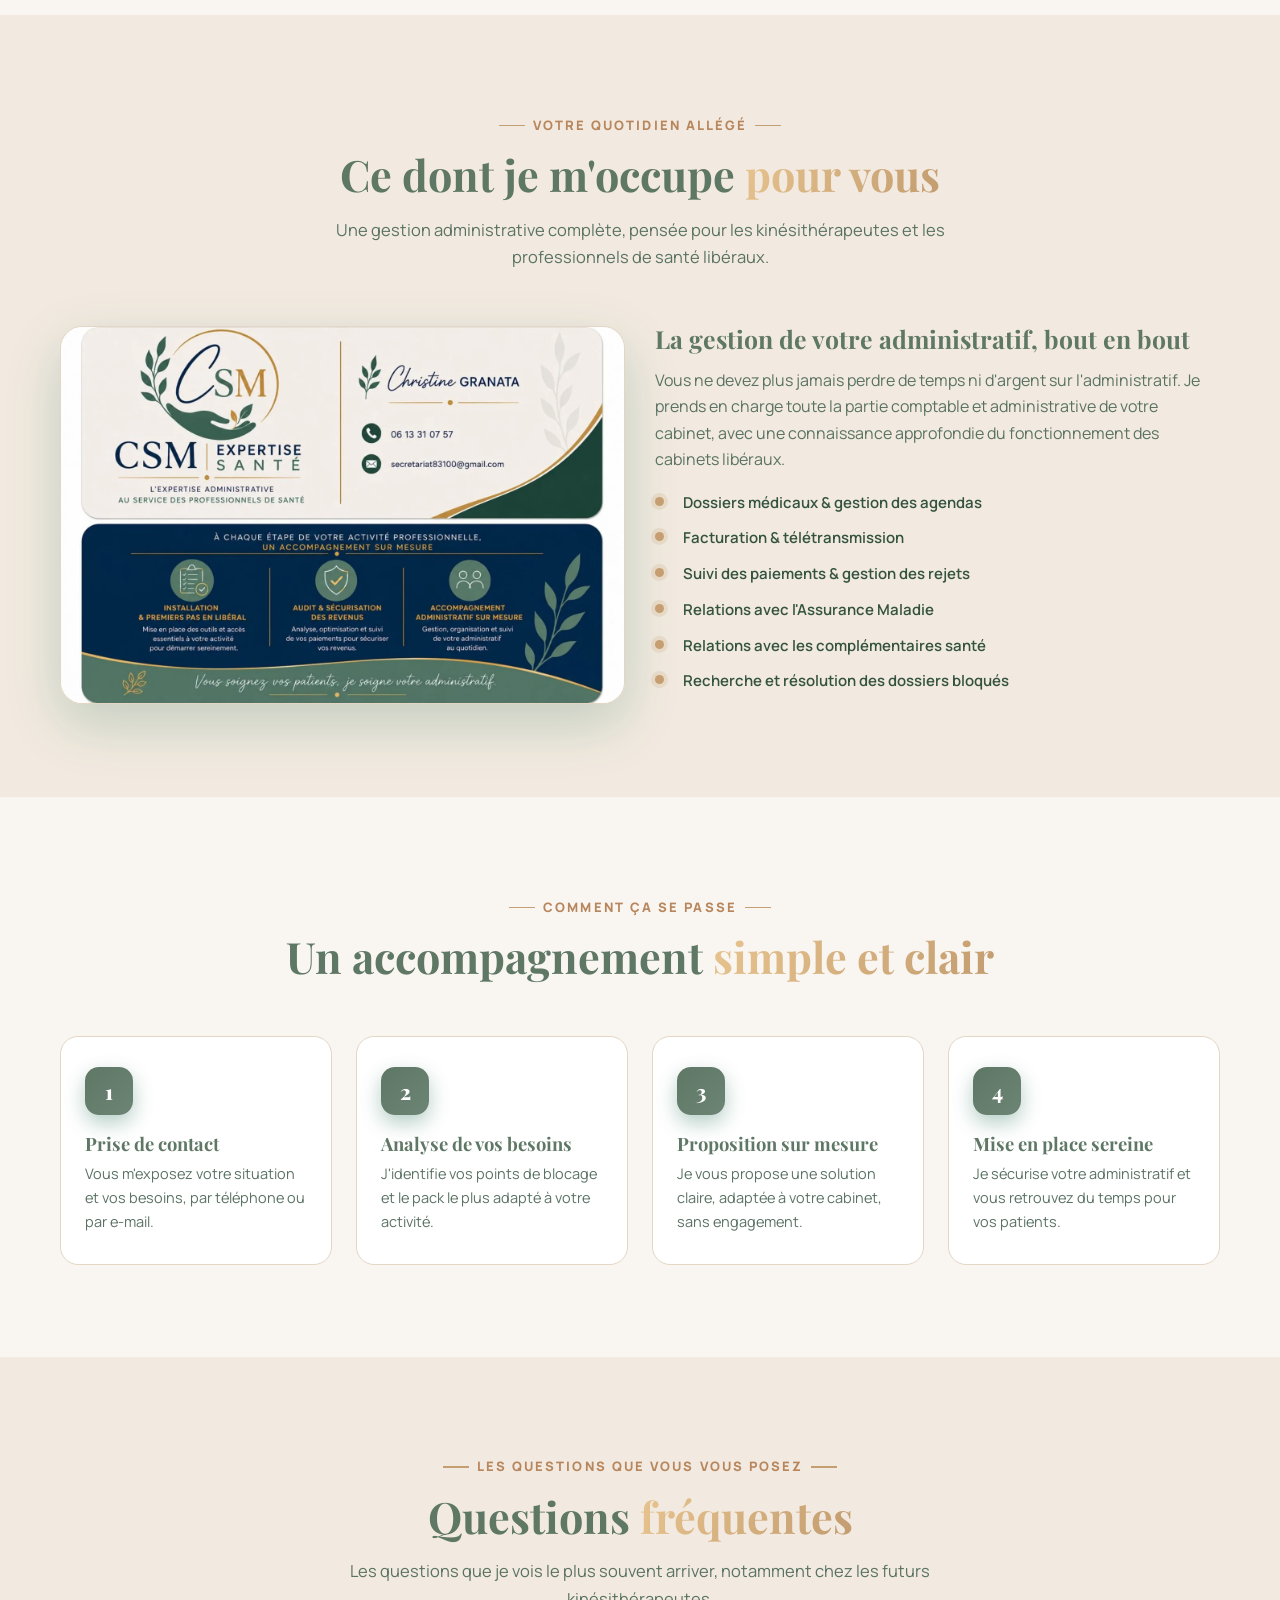
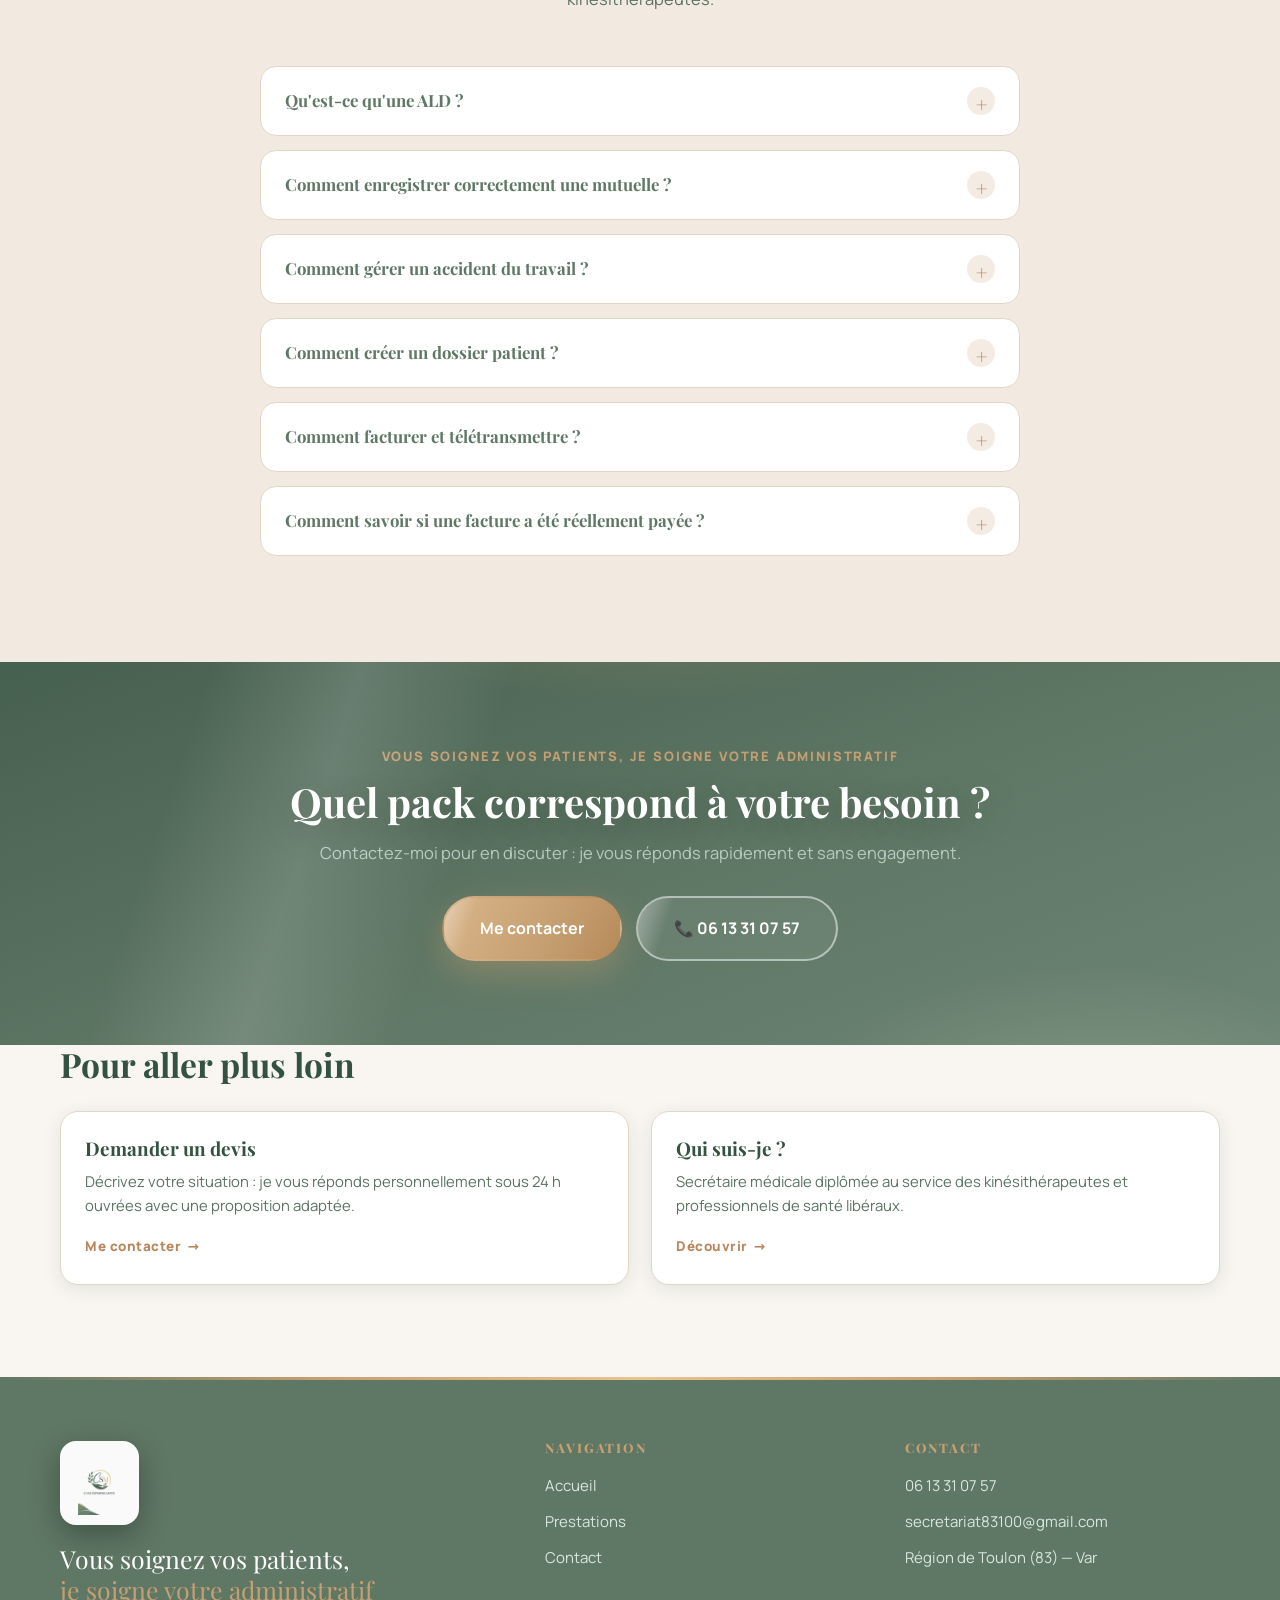
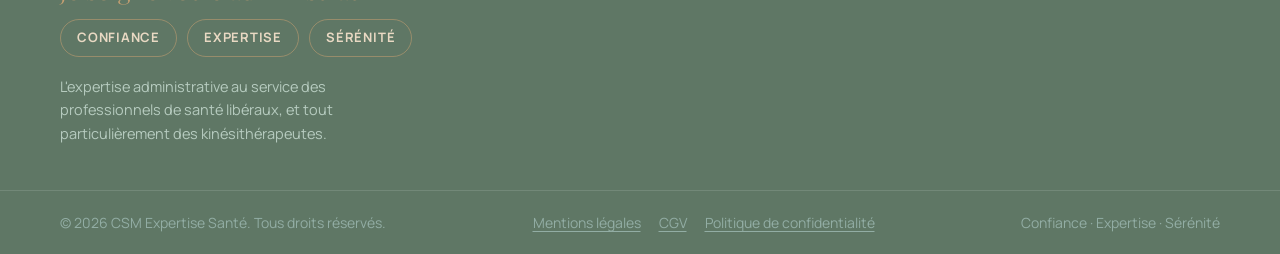
<file: prestations.html>
<!DOCTYPE html>
<html lang="fr">
<head>
  <meta charset="UTF-8">
  <meta name="viewport" content="width=device-width, initial-scale=1.0">
  <title>Prestations — CSM Expertise Santé</title>
  <meta name="description" content="Les prestations CSM Expertise Santé : installation & premiers pas en libéral, audit & sécurisation des revenus, accompagnement administratif sur mesure pour kinésithérapeutes et professionnels de santé libéraux.">
  <link rel="icon" type="image/png" href="img/favicon.png">
  <link rel="apple-touch-icon" href="img/apple-touch-icon.png">
  <link rel="canonical" href="https://csm-expertise-sante.vercel.app/prestations.html">
  <meta name="robots" content="index, follow, max-image-preview:large">
  <meta property="og:type" content="website">
  <meta property="og:site_name" content="CSM Expertise Santé">
  <meta property="og:title" content="Prestations — CSM Expertise Santé">
  <meta property="og:description" content="Installation & premiers pas en libéral, audit & sécurisation des revenus, accompagnement administratif sur mesure pour kinésithérapeutes et professionnels de santé libéraux.">
  <meta property="og:url" content="https://csm-expertise-sante.vercel.app/prestations.html">
  <meta property="og:image" content="https://csm-expertise-sante.vercel.app/img/og-image.jpg">
  <meta property="og:image:width" content="1200">
  <meta property="og:image:height" content="630">
  <meta property="og:locale" content="fr_FR">
  <meta name="twitter:card" content="summary_large_image">
  <meta name="twitter:title" content="Prestations — CSM Expertise Santé">
  <meta name="twitter:description" content="Installation & premiers pas en libéral, audit & sécurisation des revenus, accompagnement administratif sur mesure pour kinésithérapeutes et professionnels de santé libéraux.">
  <meta name="twitter:image" content="https://csm-expertise-sante.vercel.app/img/og-image.jpg">
  <meta name="geo.region" content="FR-83">
  <meta name="geo.placename" content="Toulon">
  <meta name="geo.position" content="43.1242;5.9280">
  <meta name="ICBM" content="43.1242, 5.9280">
    <link rel="stylesheet" href="css/styles.css?v=5.0">
  <script src="js/analytics.js" defer></script>
</head>
<body>

  <header class="header" id="header">
    <div class="container header__inner">
      <a href="index.html" class="logo">
        <img src="img/logo.webp" alt="CSM Expertise Santé" class="logo__img">
        <span class="logo__brand">
          <span class="logo__brand-name">CSM Expertise Santé</span>
          <span class="logo__brand-sub">L'expertise administrative</span>
        </span>
      </a>
      <nav class="nav" id="nav" aria-label="Navigation principale">
        <ul class="nav__list">
          <li><a href="index.html" class="nav__link">Accueil</a></li>
          <li><a href="prestations.html" class="nav__link is-active">Prestations</a></li>
          <li><a href="contact.html" class="nav__link">Contact</a></li>
        </ul>
      </nav>
      <button class="nav-toggle" id="navToggle" aria-label="Ouvrir le menu" aria-expanded="false">
        <span></span><span></span><span></span>
      </button>
    </div>
  </header>

  <nav class="breadcrumb" aria-label="Fil d'Ariane">
    <div class="container breadcrumb__inner">
      <a href="index.html">Accueil</a>
      <span class="breadcrumb__sep" aria-hidden="true">&rsaquo;</span>
      <span aria-current="page">Prestations</span>
    </div>
  </nav>

  <main>
    <section class="page-hero">
      <div class="page-hero__grid" aria-hidden="true"></div>
      <div class="container page-hero__inner">
        <p class="page-hero__kicker reveal">Prestations</p>
        <h1 class="page-hero__title reveal reveal--d1">Des packs pensés pour <span class="grad">votre activité</span></h1>
        <p class="page-hero__sub reveal reveal--d2">Trois façons de vous accompagner : installation &amp; premiers pas en libéral, audit &amp; sécurisation des revenus, accompagnement administratif sur mesure.</p>
      </div>
    </section>

    <section class="section" id="packs">
      <div class="container">
        <div class="packs">
          <article class="pack reveal" id="pack-360">
            <h2 class="pack__name">Pack</h2>
            <h3 class="pack__title">Installation &amp; premiers pas en libéral</h3>
            <p class="pack__price">Pour bien démarrer</p>
            <p class="pack__amount"><span class="pack__amount-symbol">€</span>290<span class="pack__amount-hint">paiement unique · TTC</span></p>
            <p class="pack__desc">Mise en place des outils et accès essentiels à votre activité pour démarrer sereinement.</p>
            <ul class="pack__list">
              <li>Accompagnement dans la mise en place et la compréhension de votre administratif</li>
              <li>Création de vos dossiers administratifs essentiels</li>
              <li>Paramétrage de votre facturation et de la télétransmission</li>
              <li>Mise en place des accès et outils essentiels à votre activité</li>
              <li>Préparation de vos relations avec l'Assurance Maladie et les mutuelles</li>
              <li>Conseils pour bien démarrer votre activité en toute sérénité</li>
            </ul>

          </article>

          <article class="pack pack--featured reveal reveal--d1" id="pack-audit">
            <span class="pack__badge">Le plus demandé</span>
            <h2 class="pack__name">Pack</h2>
            <h3 class="pack__title">Audit &amp; sécurisation des revenus</h3>
            <p class="pack__price">Des comptes fiables</p>
            <p class="pack__amount"><span class="pack__amount-symbol">€</span>390<span class="pack__amount-hint">paiement unique · TTC</span></p>
            <p class="pack__desc">Analyse, optimisation et suivi de vos paiements pour sécuriser vos revenus.</p>
            <ul class="pack__list">
              <li>Contrôle de vos facturations et de vos paiements</li>
              <li>Recherche des factures impayées ou oubliées</li>
              <li>Traitement des rejets de télétransmission</li>
              <li>Analyse des anomalies et des sommes restées en attente</li>
              <li>Suivi des paiements et relances auprès des organismes</li>
              <li>Récupération de revenus parfois bloqués depuis plusieurs années</li>
            </ul>

          </article>

          <article class="pack reveal reveal--d2" id="pack-accompagnement">
            <h2 class="pack__name">Pack</h2>
            <h3 class="pack__title">Accompagnement administratif sur mesure</h3>
            <p class="pack__price">Au quotidien</p>
            <p class="pack__amount"><span class="pack__amount-symbol">€</span>490<span class="pack__amount-hint">paiement unique · TTC</span></p>
            <p class="pack__desc">Gestion, organisation et suivi de votre administratif au quotidien, adapté à vos besoins.</p>
            <ul class="pack__list">
              <li>Soutien administratif ponctuel ou régulier, adapté à votre activité</li>
              <li>Gestion des dossiers patients</li>
              <li>Facturation et télétransmission</li>
              <li>Suivi des paiements et traitement des rejets</li>
              <li>Relations avec l'Assurance Maladie et les complémentaires santé</li>
              <li>Organisation administrative de votre cabinet</li>
              <li>Résolution des situations administratives les plus complexes</li>
            </ul>

          </article>
        </div>
        <p class="pay-note reveal">Paiement en ligne sécurisé via <a href="https://stripe.com" target="_blank" rel="noopener">Stripe</a>. Un compte n'est pas obligatoire : paiement par carte <strong>Visa, Mastercard, Amex</strong> accepté. Besoin d'une solution personnalisée ? <a href="contact.html">Contactez-moi</a>.</p>
      </div>
    </section>

    <section class="section section--cream-2" id="domaines">
      <div class="container">
        <div class="section-head reveal">
          <p class="section-tag">Votre quotidien allégé</p>
          <h2 class="section-title">Ce dont je m'occupe <span class="grad">pour vous</span></h2>
          <p class="section-sub">Une gestion administrative complète, pensée pour les kinésithérapeutes et les professionnels de santé libéraux.</p>
        </div>

        <div class="role reveal">
          <div class="role__media">
            <img src="img/carte-visite.webp" alt="Carte de visite CSM Expertise Santé">
          </div>
          <div>
            <h3 class="role__title">La gestion de votre administratif, bout en bout</h3>
            <p class="role__text">
              Vous ne devez plus jamais perdre de temps ni d'argent sur l'administratif.
              Je prends en charge toute la partie comptable et administrative de votre
              cabinet, avec une connaissance approfondie du fonctionnement des cabinets
              libéraux.
            </p>
            <ul class="role__list">
              <li>Dossiers médicaux &amp; gestion des agendas</li>
              <li>Facturation &amp; télétransmission</li>
              <li>Suivi des paiements &amp; gestion des rejets</li>
              <li>Relations avec l'Assurance Maladie</li>
              <li>Relations avec les complémentaires santé</li>
              <li>Recherche et résolution des dossiers bloqués</li>
            </ul>
          </div>
        </div>
      </div>
    </section>

    <section class="section" id="etapes">
      <div class="container">
        <div class="section-head reveal">
          <p class="section-tag">Comment ça se passe</p>
          <h2 class="section-title">Un accompagnement <span class="grad">simple et clair</span></h2>
        </div>
        <div class="steps">
          <div class="step reveal">
            <span class="step__num">1</span>
            <h3 class="step__title">Prise de contact</h3>
            <p class="step__text">Vous m'exposez votre situation et vos besoins, par téléphone ou par e-mail.</p>
          </div>
          <div class="step reveal reveal--d1">
            <span class="step__num">2</span>
            <h3 class="step__title">Analyse de vos besoins</h3>
            <p class="step__text">J'identifie vos points de blocage et le pack le plus adapté à votre activité.</p>
          </div>
          <div class="step reveal reveal--d2">
            <span class="step__num">3</span>
            <h3 class="step__title">Proposition sur mesure</h3>
            <p class="step__text">Je vous propose une solution claire, adaptée à votre cabinet, sans engagement.</p>
          </div>
          <div class="step reveal reveal--d3">
            <span class="step__num">4</span>
            <h3 class="step__title">Mise en place sereine</h3>
            <p class="step__text">Je sécurise votre administratif et vous retrouvez du temps pour vos patients.</p>
          </div>
        </div>
      </div>
    </section>

    <section class="section section--cream-2" id="faq">
      <div class="container">
        <div class="section-head reveal">
          <p class="section-tag">Les questions que vous vous posez</p>
          <h2 class="section-title">Questions <span class="grad">fréquentes</span></h2>
          <p class="section-sub">Les questions que je vois le plus souvent arriver, notamment chez les futurs kinésithérapeutes.</p>
        </div>
        <div class="faq">
          <details class="faq__item reveal">
            <summary class="faq__q">Qu'est-ce qu'une ALD ?</summary>
            <p class="faq__a">Une ALD (Affection de longue durée) donne droit à une prise en charge à 100 % par l'Assurance Maladie pour les soins en rapport avec l'affection. Le patient est exonéré du ticket modérateur, ce qui a un impact direct sur votre facturation et votre télétransmission.</p>
          </details>
          <details class="faq__item reveal reveal--d1">
            <summary class="faq__q">Comment enregistrer correctement une mutuelle ?</summary>
            <p class="faq__a">Il faut saisir précisément le nom de la complémentaire, le numéro d'adhérent et la date de fin de droits du patient. Une donnée erronée est l'une des causes les plus fréquentes de rejets de télétransmission.</p>
          </details>
          <details class="faq__item reveal reveal--d2">
            <summary class="faq__q">Comment gérer un accident du travail ?</summary>
            <p class="faq__a">Les soins liés à un accident du travail sont pris en charge via le fonds AT (tiers payant intégral). Il faut renseigner le numéro d'accident et sa date dès la première séance, et anticiper des délais de paiement parfois plus longs.</p>
          </details>
          <details class="faq__item reveal">
            <summary class="faq__q">Comment créer un dossier patient ?</summary>
            <p class="faq__a">Un dossier patient fiable repose sur les informations d'identité, le numéro de sécurité sociale, la caisse, la mutuelle et les dates de droits. Une base propre dès le départ évite la majorité des rejets et des impayés.</p>
          </details>
          <details class="faq__item reveal reveal--d1">
            <summary class="faq__q">Comment facturer et télétransmettre ?</summary>
            <p class="faq__a">La facturation se fait via une feuille de soins électronique (FSE) générée par votre logiciel : vérification des droits, saisie des actes, puis télétransmission. Un contrôle rigoureux avant l'envoi limite fortement les refus.</p>
          </details>
          <details class="faq__item reveal reveal--d2">
            <summary class="faq__q">Comment savoir si une facture a été réellement payée ?</summary>
            <p class="faq__a">En consultant le suivi de vos télétransmissions et vos relevés : chaque règlement doit correspondre à une facture acceptée. C'est tout l'intérêt d'un suivi régulier des paiements et du traitement des rejets.</p>
          </details>
        </div>
      </div>
    </section>

    <section class="cta">
      <div class="cta__glow" aria-hidden="true"></div>
      <div class="container cta__inner">
        <p class="cta__kicker reveal">Vous soignez vos patients, je soigne votre administratif</p>
        <h2 class="cta__title reveal reveal--d1">Quel pack correspond à votre besoin ?</h2>
        <p class="cta__text reveal reveal--d2">Contactez-moi pour en discuter : je vous réponds rapidement et sans engagement.</p>
        <div class="cta__actions reveal reveal--d3">
          <a href="contact.html" class="btn btn--gold btn--lg">Me contacter</a>
          <a href="tel:+33613310757" class="btn btn--ghost btn--lg">&#128222; 06 13 31 07 57</a>
        </div>
      </div>
    </section>
  </main>

  

  <section class="section voir-aussi">
    <div class="container">
      <h2 class="voir-aussi__title">Pour aller plus loin</h2>
      <div class="va-grid">
      <a class="va-card" href="contact.html">
        <h3>Demander un devis</h3>
        <p>D&#233;crivez votre situation : je vous r&#233;ponds personnellement sous 24&#160;h ouvr&#233;es avec une proposition adapt&#233;e.</p>
        <span class="va-card__more">Me contacter</span>
      </a>
      <a class="va-card" href="index.html">
        <h3>Qui suis-je ?</h3>
        <p>Secr&#233;taire m&#233;dicale dipl&#244;m&#233;e au service des kin&#233;sith&#233;rapeutes et professionnels de sant&#233; lib&#233;raux.</p>
        <span class="va-card__more">D&#233;couvrir</span>
      </a>      </div>
    </div>
  </section>

  <footer class="footer">
    <div class="container footer__inner">
      <div class="footer__brand">
        <span class="footer__logo-wrap">
          <img src="img/logo.webp" alt="CSM Expertise Santé" class="footer__logo">
        </span>
        <p class="footer__slogan">Vous soignez vos patients,<br><em>je soigne votre administratif</em></p>
        <div class="footer__values">
          <span>Confiance</span>
          <span>Expertise</span>
          <span>Sérénité</span>
        </div>
        <p class="footer__text">L'expertise administrative au service des professionnels de santé libéraux, et tout particulièrement des kinésithérapeutes.</p>
      </div>
      <div class="footer__col">
        <h4 class="footer__title">Navigation</h4>
        <ul class="footer__links">
          <li><a href="index.html">Accueil</a></li>
          <li><a href="prestations.html">Prestations</a></li>
          <li><a href="contact.html">Contact</a></li>
        </ul>
      </div>
      <div class="footer__col">
        <h4 class="footer__title">Contact</h4>
        <ul class="footer__links">
          <li><a href="tel:+33613310757">06 13 31 07 57</a></li>
          <li><a href="mailto:secretariat83100@gmail.com">secretariat83100@gmail.com</a></li>
          <li>Région de Toulon (83) — Var</li>
        </ul>
      </div>
    </div>
    <div class="footer__bottom">
      <div class="container footer__bottom-inner">
        <p>&copy; <span id="year"></span> CSM Expertise Santé. Tous droits réservés.</p>
        <ul class="footer__legal">
          <li><a href="mentions-legales.html">Mentions légales</a></li>
          <li><a href="cgv.html">CGV</a></li>
          <li><a href="politique-de-confidentialite.html">Politique de confidentialité</a></li>
        </ul>
        <p>Confiance · Expertise · Sérénité</p>
      </div>
    </div>
  </footer>

  <button class="back-top" id="backTop" aria-label="Revenir en haut de page" hidden>&#8593;</button>

  <a href="prestations.html" class="cta-float">Passer à l'action</a>

  <script src="js/main.js" defer></script>
  <script src="js/payments.js" defer></script>

  <div class="mobile-cta" id="mobileCta" role="navigation" aria-label="Actions rapides">
    <a class="mobile-cta__btn" href="tel:+33613310757"><span aria-hidden="true">&#9906;</span> Appeler</a>
    <a class="mobile-cta__btn" href="mailto:secretariat83100@gmail.com"><span aria-hidden="true">&#9993;</span> E-mail</a>
  </div></body>
</html>
</file>
<file: css/styles.css>
/* === FONTS fusionnees (perf : une seule requete CSS) === */
/* Polices auto-hÃ©bergees (RGPD : aucune requete vers Google) */

@font-face {
  font-family: 'Manrope';
  font-style: normal;
  font-weight: 200 800;
  font-display: swap;
  src: url(../fonts/Manrope-normal-200-800.woff2) format('woff2');
  unicode-range: U+0000-00FF, U+0131, U+0152-0153, U+02BB-02BC, U+02C6, U+02DA, U+02DC, U+0304, U+0308, U+0329, U+2000-206F, U+20AC, U+2122, U+2191, U+2193, U+2212, U+2215, U+FEFF, U+FFFD;
}

@font-face {
  font-family: 'Playfair Display';
  font-style: normal;
  font-weight: 400 900;
  font-display: swap;
  src: url(../fonts/PlayfairDisplay-normal-400-900.woff2) format('woff2');
  unicode-range: U+0000-00FF, U+0131, U+0152-0153, U+02BB-02BC, U+02C6, U+02DA, U+02DC, U+0304, U+0308, U+0329, U+2000-206F, U+20AC, U+2122, U+2191, U+2193, U+2212, U+2215, U+FEFF, U+FFFD;
}
/* ============================================================
   CSM EXPERTISE SANTÉ — Charte graphique
   Vert du logo (sauge) / Doré #C59F71 / Crème #F9F5F1
   ============================================================ */

:root {
  --primary: #5F7765;
  --primary-2: #607A68;
  --primary-3: #6B8474;
  --primary-deep: #46604F;
  --primary-glow: rgba(197, 159, 113, .32);
  --gold: #C59F71;
  --gold-2: #B8865C;
  --gold-soft: #E9D9C3;
  --cream: #F9F5F1;
  --cream-2: #F2EAE0;
  --cream-3: #EADFCF;
  --ink: #33523F;
  --muted: #5A7263;
  --border: #E3D6C4;
  --on-dark: #D9E7DD;
  --on-dark-2: #B6CBBF;
  --white: #FFFFFF;
  --shadow-sm: 0 4px 18px rgba(11, 92, 67, .1);
  --shadow-md: 0 20px 55px rgba(11, 92, 67, .2);
  --shadow-gold: 0 12px 34px rgba(197, 159, 113, .4);
  --radius: 18px;
  --font-body: "Manrope", system-ui, sans-serif;
  --font-display: "Playfair Display", Georgia, serif;
  --header-h: 118px;
  --ease: cubic-bezier(.22, 1, .36, 1);
}

/* ---------- Reset ---------- */
*, *::before, *::after { box-sizing: border-box; margin: 0; padding: 0; }

html { scroll-behavior: smooth; }

body {
  font-family: var(--font-body);
  color: var(--ink);
  background: var(--cream);
  line-height: 1.65;
  -webkit-font-smoothing: antialiased;
  overflow-x: hidden;
}

img, svg { display: block; max-width: 100%; }
a { color: inherit; text-decoration: none; }
ul { list-style: none; }
button { font-family: inherit; cursor: pointer; }

.container { width: min(1160px, 92%); margin-inline: auto; }

/* ---------- Titres ---------- */
h1, h2, h3, h4 { font-family: var(--font-display); line-height: 1.15; color: var(--primary); }

.grad {
  background: linear-gradient(120deg, #E8C48F 0%, #C59F71 45%, #A97E4C 100%);
  -webkit-background-clip: text;
  background-clip: text;
  color: transparent;
  background-size: 220% 100%;
  animation: gradShift 6s linear infinite;
}

@keyframes gradShift {
  0% { background-position: 0% 0; }
  100% { background-position: 220% 0; }
}

/* ---------- Effets "flash" ---------- */
@keyframes floatY {
  0%, 100% { transform: translateY(0); }
  50% { transform: translateY(-14px); }
}
@keyframes floatY2 {
  0%, 100% { transform: translateY(0); }
  50% { transform: translateY(12px); }
}
@keyframes pulseGlow {
  0%, 100% { box-shadow: 0 0 0 0 rgba(197, 159, 113, .45); }
  50% { box-shadow: 0 0 0 12px rgba(197, 159, 113, 0); }
}
@keyframes twinkle {
  0%, 100% { opacity: .15; transform: scale(.7); }
  50% { opacity: 1; transform: scale(1.15); }
}
@keyframes sweep {
  0% { transform: translateX(-130%) skewX(-18deg); }
  60%, 100% { transform: translateX(220%) skewX(-18deg); }
}
@keyframes orbFloat {
  0% { transform: translate(0, 0) scale(1); }
  33% { transform: translate(30px, -40px) scale(1.1); }
  66% { transform: translate(-24px, 30px) scale(.95); }
  100% { transform: translate(0, 0) scale(1); }
}

/* ---------- Boutons ---------- */
.btn {
  position: relative;
  display: inline-flex;
  align-items: center;
  justify-content: center;
  gap: 9px;
  padding: 14px 28px;
  border-radius: 999px;
  font-weight: 700;
  font-size: 15px;
  border: 2px solid transparent;
  overflow: hidden;
  transition: transform .3s var(--ease), box-shadow .3s var(--ease), background .3s, color .3s, border-color .3s;
  white-space: nowrap;
}
.btn::before {
  content: "";
  position: absolute;
  top: 0; bottom: 0;
  width: 45%;
  background: linear-gradient(90deg, transparent, rgba(255, 255, 255, .45), transparent);
  transform: translateX(-130%) skewX(-18deg);
  transition: none;
}
.btn:hover::before { animation: sweep .9s var(--ease); }

.btn--gold {
  background: linear-gradient(120deg, #D9B58A, #C59F71 60%, #B68A5A);
  color: #fff;
  box-shadow: var(--shadow-gold);
}
.btn--gold:hover { transform: translateY(-3px); box-shadow: 0 18px 42px rgba(197, 159, 113, .55); }

.btn--green {
  background: linear-gradient(120deg, var(--primary), var(--primary-3));
  color: #fff;
  box-shadow: 0 12px 26px rgba(11, 92, 67, .35);
}
.btn--green:hover { transform: translateY(-3px); box-shadow: 0 18px 40px rgba(11, 92, 67, .5); }

.btn--ghost { color: #fff; border-color: rgba(255, 255, 255, .5); background: rgba(255, 255, 255, .06); }
.btn--ghost:hover { border-color: #fff; background: rgba(255, 255, 255, .14); transform: translateY(-3px); }

.btn--ghost-dark { color: var(--primary); border-color: var(--primary); background: transparent; }
.btn--ghost-dark:hover { background: var(--primary); color: #fff; transform: translateY(-3px); }

.btn--light { background: #fff; color: var(--primary); }
.btn--light:hover { transform: translateY(-3px); box-shadow: 0 14px 30px rgba(0, 0, 0, .22); }

.btn--lg { padding: 17px 36px; font-size: 16px; }
.btn--sm { padding: 10px 20px; font-size: 14px; }

/* ---------- Header ---------- */
.header {
  position: sticky;
  top: 0;
  z-index: 1000;
  background: rgba(249, 245, 241, .88);
  backdrop-filter: blur(12px);
  border-bottom: 1px solid transparent;
  transition: box-shadow .3s, border-color .3s;
}
.header.is-scrolled { border-color: var(--border); box-shadow: var(--shadow-sm); }

.header__inner { display: flex; align-items: center; justify-content: space-between; gap: 20px; height: var(--header-h); }

.logo { display: flex; align-items: center; gap: 14px; transition: transform .3s var(--ease); }
.logo:hover { transform: scale(1.03); }
.logo__img { height: 100px; width: auto; }
.logo__img--sm { height: 44px; }

.logo__brand {
  display: flex;
  align-items: flex-start;
  flex-direction: column;
  line-height: 1.12;
  text-align: left;
}
.logo__brand-name {
  font-family: var(--font-display);
  font-weight: 800;
  font-size: 18px;
  color: var(--primary);
  letter-spacing: .02em;
  white-space: nowrap;
}
.logo__brand-sub {
  font-size: 10.5px;
  font-weight: 700;
  letter-spacing: .14em;
  text-transform: uppercase;
  color: var(--gold-2);
  white-space: nowrap;
}

.nav__list { display: flex; align-items: center; gap: 8px; }
.nav__link {
  display: block;
  padding: 11px 18px;
  border-radius: 999px;
  font-weight: 600;
  font-size: 14.5px;
  color: var(--ink);
  transition: color .25s, background .25s, transform .25s;
}
.nav__link:hover { color: var(--primary); background: rgba(197, 159, 113, .2); transform: translateY(-1px); }
.nav__link.is-active { color: var(--primary); background: rgba(197, 159, 113, .25); box-shadow: inset 0 0 0 1px rgba(197, 159, 113, .35); }

.nav-toggle {
  display: none;
  flex-direction: column;
  gap: 5px;
  background: none;
  border: 0;
  padding: 8px;
}
.nav-toggle span { width: 26px; height: 2.5px; background: var(--primary); border-radius: 2px; transition: transform .3s var(--ease), opacity .3s; }
.nav-toggle.is-open span:nth-child(1) { transform: translateY(7.5px) rotate(45deg); }
.nav-toggle.is-open span:nth-child(2) { opacity: 0; }
.nav-toggle.is-open span:nth-child(3) { transform: translateY(-7.5px) rotate(-45deg); }

/* ---------- Hero ---------- */
.hero {
  position: relative;
  background:
    radial-gradient(1100px 520px at 85% -10%, rgba(197, 159, 113, .28), transparent 60%),
    radial-gradient(900px 480px at -10% 110%, rgba(197, 159, 113, .18), transparent 55%),
    linear-gradient(160deg, #46604F 0%, #5F7765 55%, #6B8474 100%);
  color: #fff;
  overflow: hidden;
}
.hero__grid {
  position: absolute; inset: 0;
  background-image: linear-gradient(rgba(255, 255, 255, .05) 1px, transparent 1px), linear-gradient(90deg, rgba(255, 255, 255, .05) 1px, transparent 1px);
  background-size: 56px 56px;
  -webkit-mask-image: radial-gradient(900px 500px at 50% 30%, #000 0%, transparent 75%);
  mask-image: radial-gradient(900px 500px at 50% 30%, #000 0%, transparent 75%);
  pointer-events: none;
}
.hero__orbs { position: absolute; inset: 0; pointer-events: none; }
.hero__orb {
  position: absolute;
  border-radius: 50%;
  filter: blur(70px);
  opacity: .5;
}
.hero__orb--1 { width: 260px; height: 260px; top: -60px; right: 8%; background: rgba(197, 159, 113, .5); animation: orbFloat 11s ease-in-out infinite; }
.hero__orb--2 { width: 180px; height: 180px; bottom: 6%; left: 4%; background: rgba(15, 114, 84, .75); animation: orbFloat 14s ease-in-out infinite reverse; }
.hero__orb--3 { width: 120px; height: 120px; top: 30%; left: 42%; background: rgba(255, 235, 205, .35); animation: orbFloat 9s ease-in-out infinite; }

.hero__sparkles { position: absolute; inset: 0; pointer-events: none; }
.hero__spark {
  position: absolute;
  width: 7px; height: 7px;
  border-radius: 50%;
  background: radial-gradient(circle, #FFE9C8, var(--gold));
  box-shadow: 0 0 12px 3px rgba(197, 159, 113, .7);
  animation: twinkle 2.6s ease-in-out infinite;
}
.hero__spark--1 { top: 18%; left: 12%; animation-delay: 0s; }
.hero__spark--2 { top: 64%; left: 6%; animation-delay: .6s; }
.hero__spark--3 { top: 26%; right: 18%; animation-delay: 1.1s; }
.hero__spark--4 { top: 78%; right: 30%; animation-delay: .3s; }
.hero__spark--5 { top: 48%; left: 48%; animation-delay: 1.6s; }

.hero__flash {
  position: absolute;
  top: -20%; bottom: -20%;
  width: 28%;
  background: linear-gradient(90deg, transparent, rgba(255, 255, 255, .16), transparent);
  transform: translateX(-160%) skewX(-18deg);
  animation: sweep 7s linear infinite;
  pointer-events: none;
}

.hero__inner {
  position: relative;
  display: grid;
  grid-template-columns: 1.15fr .85fr;
  gap: 56px;
  align-items: center;
  padding: 96px 0 104px;
}
.hero__kicker {
  display: inline-flex;
  align-items: center;
  gap: 10px;
  padding: 8px 18px;
  border-radius: 999px;
  border: 1px solid rgba(197, 159, 113, .55);
  background: rgba(197, 159, 113, .1);
  color: var(--gold-soft);
  font-weight: 600;
  font-size: 13.5px;
  letter-spacing: .06em;
  text-transform: uppercase;
}
.hero__kicker-dot {
  width: 9px; height: 9px; border-radius: 50%;
  background: var(--gold);
  animation: pulseGlow 2.2s ease-in-out infinite;
}
.hero__title { color: #fff; font-size: clamp(2.5rem, 5vw, 4rem); margin: 22px 0 20px; text-shadow: 0 8px 40px rgba(0, 0, 0, .25); }
.hero__text { color: var(--on-dark-2); font-size: 17.5px; max-width: 540px; margin-bottom: 30px; }
.hero__actions { display: flex; flex-wrap: wrap; gap: 14px; margin-bottom: 34px; }
.hero__points { display: flex; flex-wrap: wrap; gap: 10px 26px; }
.hero__points li { display: flex; align-items: center; gap: 9px; color: var(--on-dark); font-size: 14.5px; font-weight: 600; }
.hero__points li::before {
  content: "";
  width: 20px; height: 20px; flex: none;
  border-radius: 50%;
  background: rgba(197, 159, 113, .22);
  border: 1.5px solid var(--gold);
  background-image: url("data:image/svg+xml;utf8,<svg xmlns='http://www.w3.org/2000/svg' viewBox='0 0 24 24' fill='none' stroke='%23C59F71' stroke-width='3' stroke-linecap='round' stroke-linejoin='round'><path d='M20 6 9 17l-5-5'/></svg>");
  background-size: 12px; background-position: center; background-repeat: no-repeat;
}

.hero__visual { position: relative; display: flex; justify-content: center; }
.hero__card {
  position: relative;
  width: min(420px, 100%);
  background: rgba(255, 255, 255, .08);
  border: 1px solid rgba(255, 255, 255, .18);
  border-radius: 26px;
  padding: 34px;
  backdrop-filter: blur(8px);
  text-align: center;
  box-shadow: 0 30px 80px rgba(0, 0, 0, .3);
  animation: floatY 6s ease-in-out infinite;
}
.hero__card-logo { width: auto; max-width: 100%; max-height: 460px; margin: 0 auto 6px; }
.hero__card-tag {
  display: inline-flex; align-items: center; gap: 8px;
  margin-top: 14px; padding: 8px 16px;
  border-radius: 999px;
  background: rgba(197, 159, 113, .2);
  border: 1px solid rgba(197, 159, 113, .5);
  color: var(--gold-soft); font-weight: 700; font-size: 15px;
}
.hero__badge {
  position: absolute;
  background: #fff;
  border-radius: 16px;
  padding: 14px 18px;
  box-shadow: var(--shadow-md);
  display: flex; flex-direction: column; gap: 2px;
}
.hero__badge--1 { top: -18px; left: -6px; animation: floatY 5s ease-in-out infinite; }
.hero__badge--2 { bottom: -18px; right: -6px; animation: floatY2 5.5s ease-in-out infinite; }
.hero__badge-num { font-family: var(--font-display); font-size: 26px; font-weight: 800; color: var(--primary); line-height: 1; }
.hero__badge-label { font-size: 12.5px; color: var(--muted); font-weight: 600; }

/* ---------- Marquee ---------- */
.marquee {
  position: relative;
  background: linear-gradient(90deg, #B8865C, #C59F71, #D9B58A, #C59F71, #B8865C);
  overflow: hidden;
  padding: 15px 0;
  border-block: 1px solid rgba(255, 255, 255, .4);
}
.marquee::after {
  content: "";
  position: absolute; top: 0; bottom: 0; width: 22%;
  background: linear-gradient(90deg, transparent, rgba(255, 255, 255, .35), transparent);
  transform: translateX(-160%) skewX(-18deg);
  animation: sweep 3.2s linear infinite;
}
.marquee__track { display: flex; gap: 34px; white-space: nowrap; width: max-content; animation: marquee 26s linear infinite; }
.marquee__track span { font-weight: 700; color: #fff; letter-spacing: .04em; text-transform: uppercase; font-size: 14px; text-shadow: 0 1px 3px rgba(0, 0, 0, .2); }
.marquee__track i { color: rgba(255, 255, 255, .7); font-style: normal; }
@keyframes marquee { to { transform: translateX(-50%); } }

/* ---------- Sections ---------- */
.section { padding: 92px 0; position: relative; }
.section--cream-2 { background: var(--cream-2); }

.section-head { max-width: 720px; margin: 0 auto 54px; text-align: center; }
.section-tag {
  display: inline-flex; align-items: center; gap: 8px;
  color: var(--gold-2); font-weight: 800; font-size: 13px;
  letter-spacing: .16em; text-transform: uppercase; margin-bottom: 14px;
}
.section-tag::before, .section-tag::after { content: ""; width: 26px; height: 1.5px; background: var(--gold); }
.section-title { font-size: clamp(1.9rem, 3.6vw, 2.7rem); margin-bottom: 16px; }
.section-sub { color: var(--muted); font-size: 16.5px; }

/* ---------- Présentation / split ---------- */
.split { display: grid; grid-template-columns: 1fr 1fr; gap: 56px; align-items: center; }
.split__media { position: relative; }
.split__frame {
  border-radius: 26px;
  overflow: hidden;
  border: 1px solid var(--border);
  box-shadow: var(--shadow-md);
  background: #fff;
}
.split__frame img { width: 100%; height: 460px; object-fit: cover; }
.split__frame--fit img { object-fit: contain; height: auto; background: var(--cream); padding: 20px; }
.split__body h3 { font-size: 1.85rem; margin-bottom: 18px; }
.split__text { color: var(--muted); margin-bottom: 20px; }
.split__quote {
  margin: 26px 0 20px;
  padding: 20px 22px;
  border-left: 4px solid var(--gold);
  background: linear-gradient(135deg, #F4E8D8, #E9D9C3);
  border-radius: 0 14px 14px 0;
  color: var(--ink);
  font-size: 16px;
  line-height: 1.7;
}
.split__quote strong { color: var(--primary); }
.split__list li { position: relative; padding-left: 30px; margin-bottom: 12px; color: var(--ink); font-weight: 600; }
.split__list li::before {
  content: "";
  position: absolute; left: 0; top: 4px;
  width: 19px; height: 19px; border-radius: 50%;
  background: rgba(197, 159, 113, .22); border: 1.5px solid var(--gold);
  background-image: url("data:image/svg+xml;utf8,<svg xmlns='http://www.w3.org/2000/svg' viewBox='0 0 24 24' fill='none' stroke='%23B8865C' stroke-width='3' stroke-linecap='round' stroke-linejoin='round'><path d='M20 6 9 17l-5-5'/></svg>");
  background-size: 10px; background-position: center; background-repeat: no-repeat;
}

/* Carte profil (présentation) */
.profile-card {
  position: relative;
  background: linear-gradient(165deg, #fff, var(--cream));
  border: 1px solid var(--border);
  border-radius: 26px;
  padding: 40px 34px;
  text-align: center;
  box-shadow: var(--shadow-md);
  overflow: hidden;
}
.profile-card::before {
  content: "";
  position: absolute; inset: 0;
  background: radial-gradient(420px 200px at 50% 0%, rgba(197, 159, 113, .22), transparent 65%);
  pointer-events: none;
}
.profile-card__logo {
  width: 100%; max-width: 340px; margin: 0 auto 22px;
  animation: floatY 6s ease-in-out infinite;
}
.profile-card__name { font-family: var(--font-display); font-size: 1.9rem; color: var(--primary); font-weight: 800; }
.profile-card__role { color: var(--gold-2); font-weight: 700; letter-spacing: .05em; text-transform: uppercase; font-size: 13px; margin: 6px 0 22px; }
.profile-card__stats {
  display: grid; grid-template-columns: repeat(3, 1fr); gap: 12px;
  border-top: 1px solid var(--border); padding-top: 22px;
}
.profile-card__stat { padding: 6px 4px; }
.profile-card__stat span { display: block; font-family: var(--font-display); font-size: 1.6rem; font-weight: 800; color: var(--primary); }
.profile-card__stat span.gold { color: var(--gold-2); }
.profile-card__stat p { font-size: 12.5px; color: var(--muted); font-weight: 600; }
.profile-card__badge {
  position: absolute; top: -14px; right: -10px;
  background: linear-gradient(120deg, #D9B58A, #B8865C);
  color: #fff; font-weight: 800; font-size: 12px;
  padding: 8px 16px; border-radius: 999px;
  box-shadow: var(--shadow-gold);
  animation: floatY2 5s ease-in-out infinite;
}

/* ---------- Cartes services ---------- */
.cards { display: grid; grid-template-columns: repeat(3, 1fr); gap: 26px; }
.card {
  position: relative;
  background: #fff;
  border: 1px solid var(--border);
  border-radius: var(--radius);
  padding: 34px 30px;
  transition: transform .35s var(--ease), box-shadow .35s var(--ease), border-color .35s;
  display: flex; flex-direction: column;
  overflow: hidden;
}
.card::after {
  content: "";
  position: absolute; top: 0; left: 0; right: 0; height: 4px;
  background: linear-gradient(90deg, var(--gold), #E8C48F, var(--gold));
  transform: scaleX(0);
  transform-origin: left;
  transition: transform .45s var(--ease);
}
.card:hover { transform: translateY(-10px); box-shadow: 0 24px 60px rgba(11, 92, 67, .22); border-color: var(--gold); }
.card:hover::after { transform: scaleX(1); }
.card__icon {
  width: 58px; height: 58px; border-radius: 16px;
  background: linear-gradient(135deg, #F4E8D8, #E9D9C3);
  display: flex; align-items: center; justify-content: center;
  color: var(--gold-2);
  margin-bottom: 20px;
  transition: transform .35s var(--ease), box-shadow .35s var(--ease);
}
.card:hover .card__icon { transform: scale(1.1) rotate(-4deg); box-shadow: 0 10px 24px rgba(197, 159, 113, .4); }
.card__title { font-size: 1.35rem; margin-bottom: 10px; }
.card__text { color: var(--muted); font-size: 15px; flex: 1; }
.card__link { margin-top: 20px; display: inline-flex; align-items: center; gap: 8px; font-weight: 700; color: var(--primary); transition: gap .3s var(--ease), color .3s; }
.card__link:hover { gap: 14px; color: var(--gold-2); }

/* ---------- Packs / tarifs ---------- */
.packs { display: grid; grid-template-columns: repeat(3, 1fr); gap: 26px; align-items: stretch; }
.pack {
  position: relative;
  background: linear-gradient(135deg, #F4E8D8, #E9D9C3);
  border: 1px solid var(--gold);
  border-radius: 22px;
  padding: 38px 32px;
  color: var(--ink);
  display: flex; flex-direction: column;
  transition: transform .35s var(--ease), box-shadow .35s var(--ease);
}
.pack:hover { transform: translateY(-8px); box-shadow: var(--shadow-md); }
.pack--featured {
  box-shadow: 0 26px 70px rgba(197, 159, 113, .35);
}
.pack--featured::after {
  content: "";
  position: absolute; inset: 0;
  background: radial-gradient(500px 220px at 50% -20%, rgba(197, 159, 113, .28), transparent 60%);
  pointer-events: none;
  border-radius: 22px;
}
.pack--featured .pack__name,
.pack--featured .pack__title,
.pack--featured .pack__price { color: var(--primary); }
.pack--featured .pack__badge { background: linear-gradient(120deg, #D9B58A, #B8865C); box-shadow: var(--shadow-gold); animation: pulseGlow 2.4s ease-in-out infinite; }
.pack__badge {
  position: absolute; top: -13px; left: 50%; transform: translateX(-50%);
  background: linear-gradient(120deg, #D9B58A, #B8865C); color: #fff;
  padding: 6px 16px; border-radius: 999px;
  font-size: 12px; font-weight: 800; letter-spacing: .08em; text-transform: uppercase;
  box-shadow: var(--shadow-gold);
  z-index: 2;
}
.pack__name { font-size: 13px; font-weight: 800; letter-spacing: .14em; text-transform: uppercase; color: var(--gold-2); margin-bottom: 8px; }
.pack__title { font-size: 1.5rem; margin-bottom: 10px; }
.pack__price { font-family: var(--font-display); font-size: 1.35rem; font-weight: 800; color: var(--primary); margin-bottom: 16px; }
.pack__amount {
  display: flex; align-items: baseline; justify-content: center; gap: 8px;
  font-family: var(--font-display);
  font-size: 2.15rem; font-weight: 800; color: var(--primary);
  margin: 0 auto 6px;
  padding: 5px 20px;
  border-radius: 12px;
  width: fit-content;
  background: linear-gradient(180deg, rgba(197, 159, 113, .22), rgba(197, 159, 113, .38));
  box-shadow: inset 0 0 0 2px rgba(197, 159, 113, .5);
}
.pack__amount .pack__amount-symbol { font-size: 1.2rem; color: var(--gold-2); }
.pack__amount-hint { font-size: 12.5px; font-weight: 600; color: var(--muted); }
.pack__desc { color: var(--muted); font-size: 15px; margin-bottom: 22px; }
.pack--featured .pack__desc { color: var(--muted); }
.pack__list { margin-bottom: 26px; flex: 1; }
.pack__list li {
  position: relative; padding-left: 30px; margin-bottom: 11px; font-size: 14.5px; font-weight: 600; color: var(--ink);
}
.pack--featured .pack__list li { color: var(--ink); }
.pack__list li::before {
  content: "";
  position: absolute; left: 0; top: 3px;
  width: 18px; height: 18px; border-radius: 50%;
  background: rgba(197, 159, 113, .2); border: 1.5px solid var(--gold);
  background-image: url("data:image/svg+xml;utf8,<svg xmlns='http://www.w3.org/2000/svg' viewBox='0 0 24 24' fill='none' stroke='%23B8865C' stroke-width='3' stroke-linecap='round' stroke-linejoin='round'><path d='M20 6 9 17l-5-5'/></svg>");
  background-size: 10px; background-position: center; background-repeat: no-repeat;
}
.pack--featured .pack__list li::before { border-color: var(--gold); background-color: rgba(197, 159, 113, .25); }
.pack .btn { width: 100%; }

/* ---------- FAQ ---------- */
.faq { max-width: 760px; margin: 0 auto; }
.faq__item {
  background: #fff;
  border: 1px solid var(--border);
  border-radius: 16px;
  margin-bottom: 14px;
  overflow: hidden;
}
.faq__item[open] { border-color: var(--gold); box-shadow: 0 10px 30px rgba(197, 159, 113, .18); }
.faq__q {
  display: flex; align-items: center; justify-content: space-between; gap: 14px;
  padding: 20px 24px;
  font-family: var(--font-display);
  font-weight: 700; font-size: 1.05rem; color: var(--primary);
  cursor: pointer; list-style: none;
}
.faq__q::-webkit-details-marker { display: none; }
.faq__q::after {
  content: "+";
  flex: none;
  width: 28px; height: 28px;
  display: grid; place-items: center;
  border-radius: 50%;
  background: rgba(197, 159, 113, .2); color: var(--gold-2);
  font-size: 20px; font-weight: 800;
  transition: transform .3s var(--ease);
}
.faq__item[open] .faq__q::after { transform: rotate(45deg); }
.faq__a { padding: 0 24px 20px; color: var(--muted); font-size: 15px; line-height: 1.7; }

/* ---------- Paiement PayPal ---------- */
.pay-form { margin-top: 14px; width: 100%; }
.pay-form .btn { width: 100%; }
.btn--paypal {
  background: linear-gradient(120deg, #22A0E0, #0070BA);
  color: #fff;
  box-shadow: 0 10px 26px rgba(0, 112, 186, .35);
}
.btn--paypal:hover {
  transform: translateY(-3px);
  box-shadow: 0 16px 34px rgba(0, 112, 186, .45);
}
.btn--stripe {
  background: linear-gradient(120deg, #6F67E9, #635BFF);
  color: #fff;
  box-shadow: 0 10px 26px rgba(99, 91, 255, .35);
}
.btn--stripe:hover {
  transform: translateY(-3px);
  box-shadow: 0 16px 34px rgba(99, 91, 255, .45);
}
.pack .pay-btn + .pay-btn { margin-top: 10px; }
.pay-secure {
  display: flex; align-items: center; justify-content: center; gap: 7px;
  margin-top: 12px; font-size: 12.5px; font-weight: 700; color: var(--muted);
}
.pay-secure svg { flex: none; }
.pay-note {
  margin-top: 26px; text-align: center;
  font-size: 14px; color: var(--muted);
}
.pay-note a { color: var(--primary); text-decoration: underline; }

/* ---------- Statistiques ---------- */
.stats {
  position: relative;
  background: linear-gradient(150deg, #46604F, #5F7765 60%, #6B8474);
  padding: 64px 0;
  overflow: hidden;
}
.stats::before {
  content: "";
  position: absolute; inset: 0;
  background: radial-gradient(700px 260px at 50% -30%, rgba(197, 159, 113, .3), transparent 60%);
  pointer-events: none;
}
.stats__inner { position: relative; display: grid; grid-template-columns: repeat(4, 1fr); gap: 30px; text-align: center; }
.stat__num { display: block; font-family: var(--font-display); font-size: 2.6rem; font-weight: 800; color: #fff; line-height: 1; }
.stat__num .gold { color: var(--gold); }
.stat__label { color: var(--on-dark-2); margin-top: 8px; font-size: 14.5px; font-weight: 600; }

/* ---------- Valeurs ---------- */
.values { display: grid; grid-template-columns: repeat(3, 1fr); gap: 26px; }
.value {
  text-align: center;
  padding: 40px 26px;
  background: #fff;
  border: 1px solid var(--border);
  border-radius: var(--radius);
  transition: transform .35s var(--ease), box-shadow .35s var(--ease);
  position: relative;
  overflow: hidden;
}
.value::before {
  content: "";
  position: absolute; top: 0; left: 0; right: 0; height: 4px;
  background: linear-gradient(90deg, transparent, var(--gold), transparent);
  opacity: 0;
  transition: opacity .4s;
}
.value:hover { transform: translateY(-8px); box-shadow: var(--shadow-md); }
.value:hover::before { opacity: 1; }
.value__icon {
  width: 72px; height: 72px; margin: 0 auto 20px;
  border-radius: 50%;
  background: radial-gradient(circle at 30% 25%, #F4E8D8, #E9D9C3);
  border: 1px solid rgba(197, 159, 113, .4);
  display: flex; align-items: center; justify-content: center;
  color: var(--gold-2);
  transition: transform .35s var(--ease), box-shadow .35s var(--ease);
}
.value:hover .value__icon { transform: scale(1.12); box-shadow: 0 0 0 10px rgba(197, 159, 113, .12); }
.value__title { font-size: 1.3rem; margin-bottom: 10px; }
.value__text { color: var(--muted); font-size: 15px; }

/* ---------- CTA ---------- */
.cta {
  position: relative;
  background: linear-gradient(160deg, #46604F, #5F7765 55%, #6B8474);
  color: #fff;
  padding: 84px 0;
  text-align: center;
  overflow: hidden;
}
.cta__glow {
  position: absolute; inset: 0;
  background:
    radial-gradient(700px 320px at 50% -40%, rgba(197, 159, 113, .45), transparent 60%),
    radial-gradient(500px 260px at 85% 120%, rgba(255, 235, 205, .18), transparent 60%);
  pointer-events: none;
}
.cta::after {
  content: "";
  position: absolute; top: -20%; bottom: -20%;
  width: 24%;
  background: linear-gradient(90deg, transparent, rgba(255, 255, 255, .14), transparent);
  transform: translateX(-160%) skewX(-18deg);
  animation: sweep 8s linear infinite;
  pointer-events: none;
}
.cta__inner { position: relative; }
.cta__kicker { color: var(--gold); font-weight: 800; letter-spacing: .14em; text-transform: uppercase; font-size: 13px; margin-bottom: 12px; }
.cta__title { color: #fff; font-size: clamp(1.8rem, 3.4vw, 2.5rem); margin-bottom: 14px; text-shadow: 0 8px 34px rgba(0, 0, 0, .25); }
.cta__text { color: var(--on-dark-2); font-size: 16.5px; margin-bottom: 30px; }
.cta__actions { display: flex; justify-content: center; gap: 14px; flex-wrap: wrap; }

/* ---------- Page hero (sous-pages) ---------- */
.page-hero {
  position: relative;
  background: linear-gradient(160deg, #46604F, #5F7765 55%, #6B8474);
  color: #fff;
  text-align: center;
  padding: 84px 0 88px;
  overflow: hidden;
}
.page-hero__grid {
  position: absolute; inset: 0;
  background-image: linear-gradient(rgba(255, 255, 255, .05) 1px, transparent 1px), linear-gradient(90deg, rgba(255, 255, 255, .05) 1px, transparent 1px);
  background-size: 56px 56px;
  -webkit-mask-image: radial-gradient(800px 400px at 50% 0%, #000, transparent 75%);
  mask-image: radial-gradient(800px 400px at 50% 0%, #000, transparent 75%);
  pointer-events: none;
}
.page-hero::after {
  content: "";
  position: absolute; top: -20%; bottom: -20%;
  width: 26%;
  background: linear-gradient(90deg, transparent, rgba(255, 255, 255, .13), transparent);
  transform: translateX(-160%) skewX(-18deg);
  animation: sweep 8s linear infinite;
  pointer-events: none;
}
.page-hero__inner { position: relative; }
.page-hero__kicker { color: var(--gold); font-weight: 800; letter-spacing: .16em; text-transform: uppercase; font-size: 13px; margin-bottom: 14px; }
.page-hero__title { color: #fff; font-size: clamp(2.1rem, 4.4vw, 3.1rem); margin-bottom: 16px; text-shadow: 0 8px 34px rgba(0, 0, 0, .25); }
.page-hero__sub { color: var(--on-dark-2); font-size: 17px; max-width: 620px; margin: 0 auto; }

/* ---------- Étapes ---------- */
.steps { display: grid; grid-template-columns: repeat(4, 1fr); gap: 24px; }
.step {
  position: relative;
  background: #fff;
  border: 1px solid var(--border);
  border-radius: var(--radius);
  padding: 30px 24px;
  transition: transform .35s var(--ease), box-shadow .35s var(--ease);
}
.step:hover { transform: translateY(-6px); box-shadow: var(--shadow-md); }
.step__num {
  width: 48px; height: 48px; border-radius: 14px;
  background: linear-gradient(135deg, var(--primary), var(--primary-3));
  color: #fff;
  font-family: var(--font-display);
  font-size: 1.3rem; font-weight: 800;
  display: flex; align-items: center; justify-content: center;
  margin-bottom: 18px;
  box-shadow: 0 8px 20px rgba(11, 92, 67, .3);
}
.step__title { font-size: 1.15rem; margin-bottom: 8px; }
.step__text { color: var(--muted); font-size: 14.5px; }

/* ---------- Prestations détaillées ---------- */
.role { display: grid; grid-template-columns: 1fr 1fr; gap: 30px; align-items: center; }
.role__title { font-size: 1.55rem; margin-bottom: 14px; }
.role__text { color: var(--muted); margin-bottom: 18px; }
.role__list li {
  position: relative; padding-left: 28px; margin-bottom: 11px; font-weight: 600; font-size: 15px;
}
.role__list li::before {
  content: "";
  position: absolute; left: 0; top: 6px;
  width: 9px; height: 9px; border-radius: 50%;
  background: var(--gold); box-shadow: 0 0 0 4px rgba(197, 159, 113, .2);
}
.role__media {
  border-radius: 22px; overflow: hidden;
  border: 1px solid var(--border); box-shadow: var(--shadow-md);
}

/* ---------- Contact ---------- */
.contact-grid { display: grid; grid-template-columns: 1fr 1fr; gap: 44px; align-items: start; }
.contact-info__title { font-size: 1.6rem; margin-bottom: 18px; }
.contact-info__text { color: var(--muted); margin-bottom: 28px; }

.info-item { display: flex; gap: 18px; align-items: flex-start; margin-bottom: 24px; }
.info-item__icon {
  width: 52px; height: 52px; flex: none;
  border-radius: 15px;
  background: linear-gradient(135deg, #F4E8D8, #E9D9C3);
  display: flex; align-items: center; justify-content: center;
  color: var(--gold-2);
  transition: transform .3s var(--ease), box-shadow .3s var(--ease);
}
.info-item:hover .info-item__icon { transform: scale(1.08); box-shadow: 0 8px 20px rgba(197, 159, 113, .35); }
.info-item__label { font-size: 13px; font-weight: 800; letter-spacing: .08em; text-transform: uppercase; color: var(--gold-2); }
.info-item__value { font-weight: 700; font-size: 17px; color: var(--primary); margin-top: 3px; }
.info-item__value a:hover { color: var(--gold-2); }

.contact-actions { display: flex; flex-wrap: wrap; gap: 14px; margin-bottom: 32px; }
.contact-actions .btn svg { width: 20px; height: 20px; flex: none; }

.form {
  background: #fff;
  border: 1px solid var(--border);
  border-radius: 22px;
  padding: 34px;
  box-shadow: var(--shadow-sm);
}
.form__title { font-size: 1.45rem; margin-bottom: 6px; }
.form__sub { color: var(--muted); font-size: 14.5px; margin-bottom: 24px; }
.form__row { display: grid; grid-template-columns: 1fr 1fr; gap: 16px; }
.form__group { margin-bottom: 16px; }
.form__label { display: block; font-weight: 700; font-size: 14px; color: var(--ink); margin-bottom: 7px; }
.form__label span { color: var(--gold-2); }
.form__input, .form__select, .form__textarea {
  width: 100%;
  padding: 13px 16px;
  border: 1.5px solid var(--border);
  border-radius: 12px;
  background: var(--cream);
  font-family: inherit;
  font-size: 15px;
  color: var(--ink);
  transition: border-color .25s, box-shadow .25s, background .25s;
}
.form__input:focus, .form__select:focus, .form__textarea:focus {
  outline: none;
  border-color: var(--gold);
  background: #fff;
  box-shadow: 0 0 0 4px rgba(197, 159, 113, .2);
}
.form__textarea { resize: vertical; min-height: 130px; }
.form__note { font-size: 13px; color: var(--muted); margin-top: 12px; }

/* ---------- Footer ---------- */
.footer { position: relative; background: #5F7765; color: #fff; }
.footer::before {
  content: "";
  position: absolute; top: 0; left: 0; right: 0; height: 3px;
  background: linear-gradient(90deg, transparent, var(--gold), #E8C48F, var(--gold), transparent);
}
.footer__inner { display: grid; grid-template-columns: 1.4fr 1fr 1fr; gap: 44px; padding: 64px 0 44px; }
.footer__logo-wrap {
  display: inline-flex; align-items: center; gap: 14px;
  background: rgba(255, 255, 255, .96);
  border-radius: 16px;
  padding: 10px 18px;
  margin-bottom: 18px;
  box-shadow: 0 10px 30px rgba(0, 0, 0, .3);
}
.footer__logo { height: 64px; width: auto; }
.footer__slogan { font-family: var(--font-display); font-size: 1.55rem; line-height: 1.25; margin-bottom: 14px; }
.footer__slogan em { color: var(--gold); font-style: normal; }
.footer__values { display: flex; flex-wrap: wrap; gap: 10px; margin-bottom: 18px; }
.footer__values span {
  padding: 7px 16px; border-radius: 999px;
  border: 1px solid rgba(197, 159, 113, .55);
  color: var(--gold-soft); font-weight: 700; font-size: 13px; letter-spacing: .06em; text-transform: uppercase;
}
.footer__text { color: var(--on-dark-2); font-size: 14.5px; max-width: 360px; }
.footer__title { color: var(--gold); font-size: 13px; font-weight: 800; letter-spacing: .14em; text-transform: uppercase; margin-bottom: 18px; }
.footer__links li { margin-bottom: 11px; }
.footer__links a { color: var(--on-dark); font-size: 15px; transition: color .25s, padding-left .25s; }
.footer__links a:hover { color: var(--gold); padding-left: 4px; }
.footer__links li:not(a) { color: var(--on-dark); font-size: 15px; }
.footer__bottom { border-top: 1px solid rgba(255, 255, 255, .12); }
.footer__bottom-inner {
  display: flex; align-items: center; justify-content: space-between; gap: 16px; flex-wrap: wrap;
  padding: 20px 0;
  color: #92ADA4; font-size: 14px;
}
.footer__legal { display: flex; gap: 18px; list-style: none; margin: 0; padding: 0; }
.footer__legal a { color: #92ADA4; font-size: 14px; text-decoration: underline; text-underline-offset: 3px; transition: color .25s; }
.footer__legal a:hover { color: var(--gold); }

/* ---------- Reveal ---------- */
.reveal { opacity: 0; transform: translateY(28px); transition: opacity .8s var(--ease), transform .8s var(--ease); }
.reveal.is-visible { opacity: 1; transform: none; }
.reveal--d1 { transition-delay: .1s; }
.reveal--d2 { transition-delay: .2s; }
.reveal--d3 { transition-delay: .3s; }

/* ---------- Back to top ---------- */
.back-top {
  position: fixed; right: 24px; bottom: 24px; z-index: 900;
  width: 48px; height: 48px; border-radius: 50%;
  background: linear-gradient(135deg, #D9B58A, #B8865C); color: #fff; border: 0;
  font-size: 20px;
  box-shadow: var(--shadow-gold);
  opacity: 0; visibility: hidden; transform: translateY(12px);
  transition: opacity .3s, transform .3s var(--ease), visibility .3s;
}
.back-top.is-visible { opacity: 1; visibility: visible; transform: none; }
.back-top.is-visible:hover { animation: pulseGlow 1.6s ease-in-out infinite; }
.back-top:hover { background: linear-gradient(135deg, #B8865C, #A97E4C); }

.toast {
  position: fixed; left: 50%; bottom: 24px; z-index: 1000;
  transform: translateX(-50%) translateY(20px);
  background: var(--ink); color: #fff;
  padding: 13px 24px; border-radius: 999px;
  font-size: 14px; font-weight: 600;
  box-shadow: 0 14px 34px rgba(0, 0, 0, .3);
  opacity: 0; visibility: hidden;
  transition: opacity .3s, transform .3s, visibility .3s;
  max-width: min(92vw, 460px); text-align: center;
}
.toast.is-visible { opacity: 1; visibility: visible; transform: translateX(-50%) translateY(0); }

/* ---------- Bouton flottant ---------- */
.cta-float {
  position: fixed;
  left: 24px;
  bottom: 24px;
  z-index: 950;
  background: linear-gradient(120deg, #D9B58A, #C59F71 55%, #B68A5A);
  color: #fff;
  font-family: var(--font-display);
  font-weight: 800;
  font-size: 16px;
  letter-spacing: .02em;
  padding: 15px 34px;
  border-radius: 999px;
  box-shadow: var(--shadow-gold);
  transition: transform .3s var(--ease), box-shadow .3s;
  white-space: nowrap;
}
.cta-float:hover {
  transform: translateY(-3px);
  box-shadow: 0 18px 42px rgba(197, 159, 113, .55);
}

/* ---------- Pages légales ---------- */
.legal {
  max-width: 840px;
  margin: 0 auto;
  padding: 64px 0 96px;
}
.legal__date {
  color: var(--gold-2); font-weight: 800; letter-spacing: .1em; text-transform: uppercase; font-size: 13px;
}
.legal__intro { color: var(--muted); font-size: 16px; margin: 18px 0 30px; }
.legal h2 {
  font-family: var(--font-display);
  font-size: 1.55rem;
  color: var(--primary);
  margin: 42px 0 14px;
  padding-top: 28px;
  border-top: 1px solid var(--border);
}
.legal h2:first-of-type { margin-top: 0; padding-top: 0; border-top: 0; }
.legal h3 { font-size: 1.05rem; color: var(--ink); margin: 24px 0 8px; }
.legal p, .legal li { color: #4A5660; font-size: 15.5px; line-height: 1.8; }
.legal ul { margin: 8px 0 16px; padding-left: 24px; }
.legal li { margin-bottom: 8px; }
.legal a { color: var(--primary); text-decoration: underline; }
.legal .legal__back { display: inline-block; margin-top: 40px; }

/* ---------- Responsive ---------- */
@media (max-width: 1024px) {
  .cards, .packs, .values { grid-template-columns: repeat(2, 1fr); }
  .steps { grid-template-columns: repeat(2, 1fr); }
  .logo__brand-sub { display: none; }
}

@media (max-width: 860px) {
  .hero__inner, .split, .role, .contact-grid { grid-template-columns: 1fr; }
  .hero__inner { padding: 64px 0 80px; gap: 44px; }
  .hero__badge--1 { left: 10px; }
  .hero__badge--2 { right: 10px; }

  .nav {
    position: fixed;
    inset: var(--header-h) 0 auto 0;
    background: var(--cream);
    border-bottom: 1px solid var(--border);
    padding: 20px;
    transform: translateY(-12px);
    opacity: 0; visibility: hidden;
    transition: transform .35s var(--ease), opacity .35s, visibility .35s;
  }
  .nav.is-open { transform: none; opacity: 1; visibility: visible; }
  .nav__list { flex-direction: column; align-items: stretch; gap: 6px; }
  .nav__link { text-align: center; }
  .nav-toggle { display: flex; }
  .logo__img { height: 72px; }
  .logo__brand-name { font-size: 16px; }
  .cta-float { left: 16px; bottom: 110px; padding: 13px 26px; font-size: 14.5px; }

  .footer__inner { grid-template-columns: 1fr; gap: 36px; }
}

@media (max-width: 560px) {
  .cards, .packs, .values, .steps, .form__row, .stats__inner { grid-template-columns: 1fr; }
  .section { padding: 64px 0; }
  .hero__actions .btn { width: 100%; }
  .cta__actions .btn { width: 100%; }
  .form { padding: 24px; }
  .logo__name-extra { display: none; }
}

@media (prefers-reduced-motion: reduce) {
  *, *::before, *::after { animation-duration: .01ms !important; transition-duration: .01ms !important; }
  .reveal { opacity: 1; transform: none; }
}

/* ============================================================
   Extensions SEO/UX : fil d'Ariane, CTA mobile, liens internes,
   FAQ, promesse, 404, page de remerciement
   ============================================================ */

.container--narrow {
  max-width: 860px;
}

.section-kicker {
  display: inline-flex;
  align-items: center;
  gap: 10px;
  font-size: .78rem;
  font-weight: 800;
  letter-spacing: .18em;
  text-transform: uppercase;
  color: var(--gold-2);
  margin-bottom: 14px;
}

.section-kicker::before {
  content: "";
  width: 34px;
  height: 2px;
  background: linear-gradient(90deg, var(--gold), transparent);
  border-radius: 2px;
}

/* --- Fil d'Ariane --- */
.breadcrumb {
  background: var(--cream-2);
  border-bottom: 1px solid var(--border);
  padding: 12px 0;
  font-size: .86rem;
}

.breadcrumb__inner {
  display: flex;
  align-items: center;
  gap: 10px;
  flex-wrap: wrap;
}

.breadcrumb a {
  color: var(--muted);
  text-decoration: none;
  font-weight: 600;
  transition: color .2s ease;
}

.breadcrumb a:hover {
  color: var(--primary-deep);
  text-decoration: underline;
}

.breadcrumb__sep {
  color: var(--gold);
  font-size: 1.05rem;
  line-height: 1;
}

.breadcrumb [aria-current="page"] {
  color: var(--ink);
  font-weight: 700;
}

/* --- Promesse de délai de réponse --- */
.promise-badge {
  display: inline-flex;
  align-items: center;
  gap: 9px;
  margin-top: 22px;
  padding: 11px 20px;
  border-radius: 999px;
  background: rgba(255, 255, 255, .82);
  border: 1px solid var(--gold-soft);
  box-shadow: var(--shadow-sm);
  color: var(--primary-deep);
  font-weight: 700;
  font-size: .92rem;
}

.promise-badge span {
  display: inline-flex;
  align-items: center;
  justify-content: center;
  width: 22px;
  height: 22px;
  border-radius: 50%;
  background: linear-gradient(135deg, var(--primary), var(--primary-3));
  color: #fff;
  font-size: .72rem;
  flex: none;
}

/* --- Liens internes « Pour aller plus loin » --- */
.voir-aussi {
  padding-top: 0;
}

.voir-aussi__title {
  font-family: var(--font-display);
  font-size: clamp(1.5rem, 3vw, 2.1rem);
  color: var(--ink);
  margin-bottom: 28px;
}

.va-grid {
  display: grid;
  grid-template-columns: repeat(auto-fit, minmax(260px, 1fr));
  gap: 22px;
}

.va-card {
  position: relative;
  display: block;
  padding: 26px 24px;
  background: #fff;
  border: 1px solid var(--border);
  border-radius: var(--radius);
  box-shadow: var(--shadow-sm);
  text-decoration: none;
  overflow: hidden;
  transition: transform .25s ease, box-shadow .25s ease, border-color .25s ease;
}

.va-card::before {
  content: "";
  position: absolute;
  inset: 0 auto 0 0;
  width: 4px;
  background: linear-gradient(180deg, var(--gold), var(--primary));
  opacity: 0;
  transition: opacity .25s ease;
}

.va-card:hover,
.va-card:focus-visible {
  transform: translateY(-4px);
  box-shadow: var(--shadow-md);
  border-color: var(--gold-soft);
}

.va-card:hover::before,
.va-card:focus-visible::before {
  opacity: 1;
}

.va-card h3 {
  font-family: var(--font-display);
  font-size: 1.18rem;
  color: var(--ink);
  margin-bottom: 10px;
}

.va-card p {
  color: var(--muted);
  font-size: .93rem;
  line-height: 1.6;
  margin-bottom: 14px;
}

.va-card__more {
  display: inline-block;
  font-weight: 800;
  font-size: .84rem;
  letter-spacing: .04em;
  color: var(--gold-2);
}

.va-card__more::after {
  content: "\2192";
  margin-left: 6px;
  transition: transform .2s ease;
  display: inline-block;
}

.va-card:hover .va-card__more::after {
  transform: translateX(4px);
}

/* --- FAQ (contact) --- */
.faq-section {
  background: var(--cream);
}

.faq-list {
  margin-top: 30px;
  display: grid;
  gap: 14px;
}

.faq-item {
  background: #fff;
  border: 1px solid var(--border);
  border-radius: 14px;
  overflow: hidden;
  transition: box-shadow .25s ease, border-color .25s ease;
}

.faq-item[open] {
  border-color: var(--gold-soft);
  box-shadow: var(--shadow-sm);
}

.faq-item summary {
  list-style: none;
  cursor: pointer;
  display: flex;
  align-items: center;
  justify-content: space-between;
  gap: 16px;
  padding: 18px 22px;
  font-weight: 700;
  color: var(--ink);
  font-size: 1rem;
}

.faq-item summary::-webkit-details-marker {
  display: none;
}

.faq-item summary::after {
  content: "+";
  flex: none;
  width: 28px;
  height: 28px;
  border-radius: 50%;
  background: var(--cream-2);
  color: var(--primary-deep);
  display: inline-flex;
  align-items: center;
  justify-content: center;
  font-size: 1.15rem;
  font-weight: 800;
  transition: transform .25s ease, background .25s ease, color .25s ease;
}

.faq-item[open] summary::after {
  content: "\2212";
  transform: rotate(180deg);
  background: var(--primary);
  color: #fff;
}

.faq-item p {
  padding: 0 22px 20px;
  color: var(--muted);
  line-height: 1.7;
  font-size: .95rem;
}

.faq-item strong {
  color: var(--primary-deep);
}

/* --- Barre CTA mobile --- */
.mobile-cta {
  display: none;
}

@media (max-width: 860px) {
  .mobile-cta {
    position: fixed;
    left: 0;
    right: 0;
    bottom: 0;
    z-index: 90;
    display: flex;
    flex-direction: row;
    flex-wrap: nowrap;
    gap: 8px;
    padding: 10px 12px calc(10px + env(safe-area-inset-bottom, 0px));
    background: rgba(255, 255, 255, .96);
    backdrop-filter: blur(12px);
    -webkit-backdrop-filter: blur(12px);
    border-top: 1px solid var(--border);
    box-shadow: 0 -8px 26px rgba(11, 92, 67, .12);
  }

  body {
    padding-bottom: calc(76px + env(safe-area-inset-bottom, 0px));
  }
}

.mobile-cta__btn {
  flex: 1 1 0;
  min-width: 0;
  display: flex;
  align-items: center;
  justify-content: center;
  gap: 6px;
  min-height: 46px;
  border-radius: 12px;
  font-weight: 800;
  font-size: .85rem;
  text-decoration: none;
  text-align: center;
  padding: 8px 4px;
  background: var(--cream-2);
  color: var(--primary-deep);
  border: 1px solid var(--border);
  transition: transform .15s ease, box-shadow .15s ease;
  overflow: hidden;
  white-space: nowrap;
}

.mobile-cta__btn:active {
  transform: scale(.97);
}

.mobile-cta__btn--main {
  background: linear-gradient(135deg, var(--primary), var(--primary-deep));
  color: #fff;
  border: none;
  box-shadow: var(--shadow-gold);
}

/* --- Page 404 --- */
.err404-hero {
  position: relative;
  padding: clamp(70px, 12vw, 130px) 0 30px;
  text-align: center;
  background:
    radial-gradient(60% 90% at 50% 0%, var(--cream-2) 0%, transparent 70%);
  overflow: hidden;
}

.err404-hero__code {
  font-family: var(--font-display);
  font-size: clamp(4.4rem, 15vw, 8.5rem);
  font-weight: 800;
  line-height: 1;
  background: linear-gradient(120deg, var(--primary), var(--gold));
  -webkit-background-clip: text;
  background-clip: text;
  color: transparent;
  margin-bottom: 8px;
}

.err404-hero__title {
  font-family: var(--font-display);
  font-size: clamp(1.45rem, 4vw, 2.3rem);
  color: var(--ink);
  margin-bottom: 14px;
}

.err404-hero__sub {
  max-width: 640px;
  margin: 0 auto;
  color: var(--muted);
  line-height: 1.75;
}

.err404-section {
  padding-top: 40px;
  padding-bottom: clamp(60px, 9vw, 110px);
  text-align: center;
}

.err404-section__title {
  font-family: var(--font-display);
  font-size: 1.4rem;
  color: var(--ink);
  margin-bottom: 26px;
}

.err404-section .va-grid {
  text-align: left;
  margin-bottom: 40px;
}

/* --- Page de remerciement --- */
.merci-hero {
  position: relative;
  padding: clamp(80px, 13vw, 150px) 0 50px;
  text-align: center;
  background:
    radial-gradient(65% 95% at 50% 0%, var(--cream-2) 0%, transparent 72%);
  overflow: hidden;
}

.merci-hero__badge {
  width: 74px;
  height: 74px;
  margin: 0 auto 24px;
  border-radius: 50%;
  display: flex;
  align-items: center;
  justify-content: center;
  background: linear-gradient(135deg, var(--primary), var(--primary-deep));
  color: #fff;
  box-shadow: var(--shadow-gold);
}

.merci-hero__title {
  font-family: var(--font-display);
  font-size: clamp(1.7rem, 5vw, 2.7rem);
  color: var(--ink);
  margin-bottom: 16px;
}

.merci-hero__sub {
  max-width: 620px;
  margin: 0 auto 30px;
  color: var(--muted);
  line-height: 1.8;
}

.merci-hero__sub strong {
  color: var(--primary-deep);
}

.merci__action {
  display: grid;
  gap: 12px;
  justify-items: center;
}

.merci__hint {
  color: var(--muted);
  font-size: .9rem;
  max-width: 480px;
}

.merci__hint a {
  color: var(--primary-deep);
  font-weight: 700;
}

.merci-next {
  padding-top: 30px;
  padding-bottom: clamp(60px, 9vw, 100px);
}

/* ============================================================
   Utilitaires anti-CSP-unsafe-inline (styles autrefois inline)
   ============================================================ */
.u-hidden { display: none; }

.u-center-mt38 {
  text-align: center;
  margin-top: 38px;
}

.u-wfull { width: 100%; }
</file>
